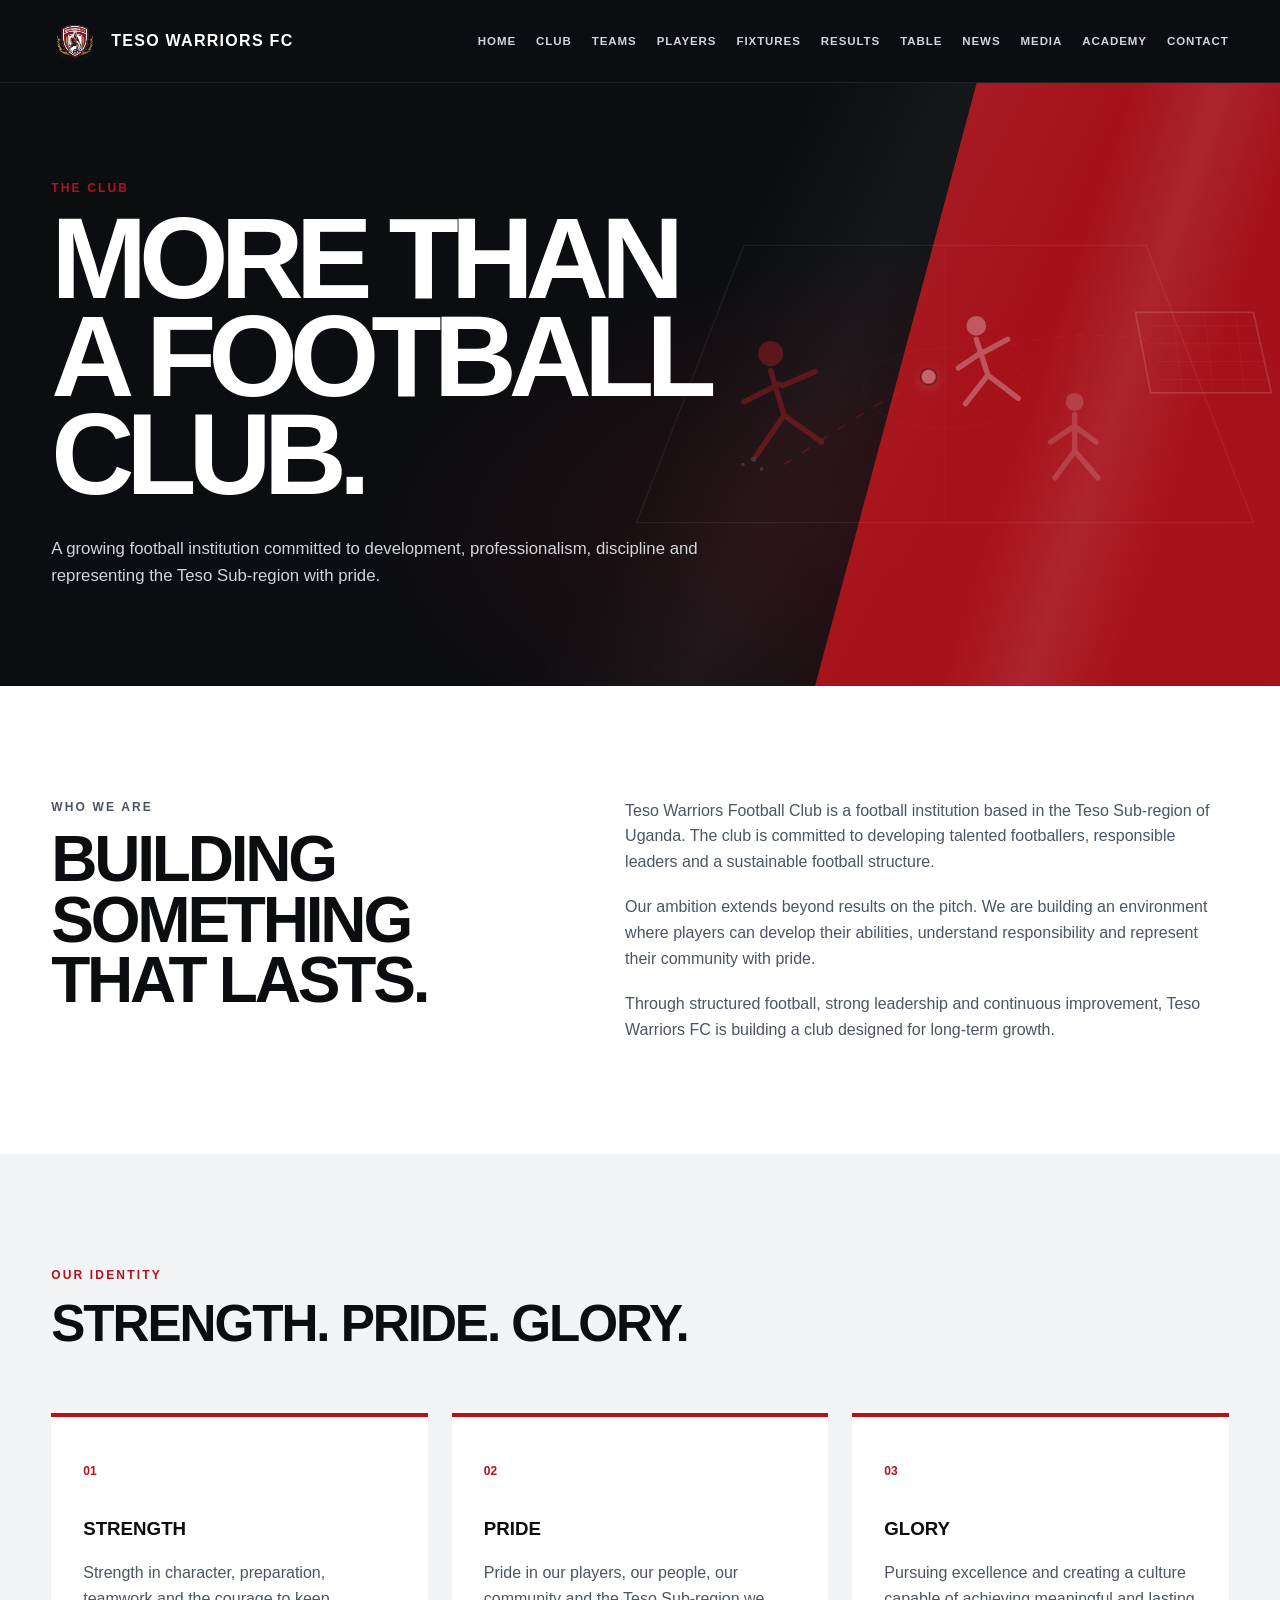
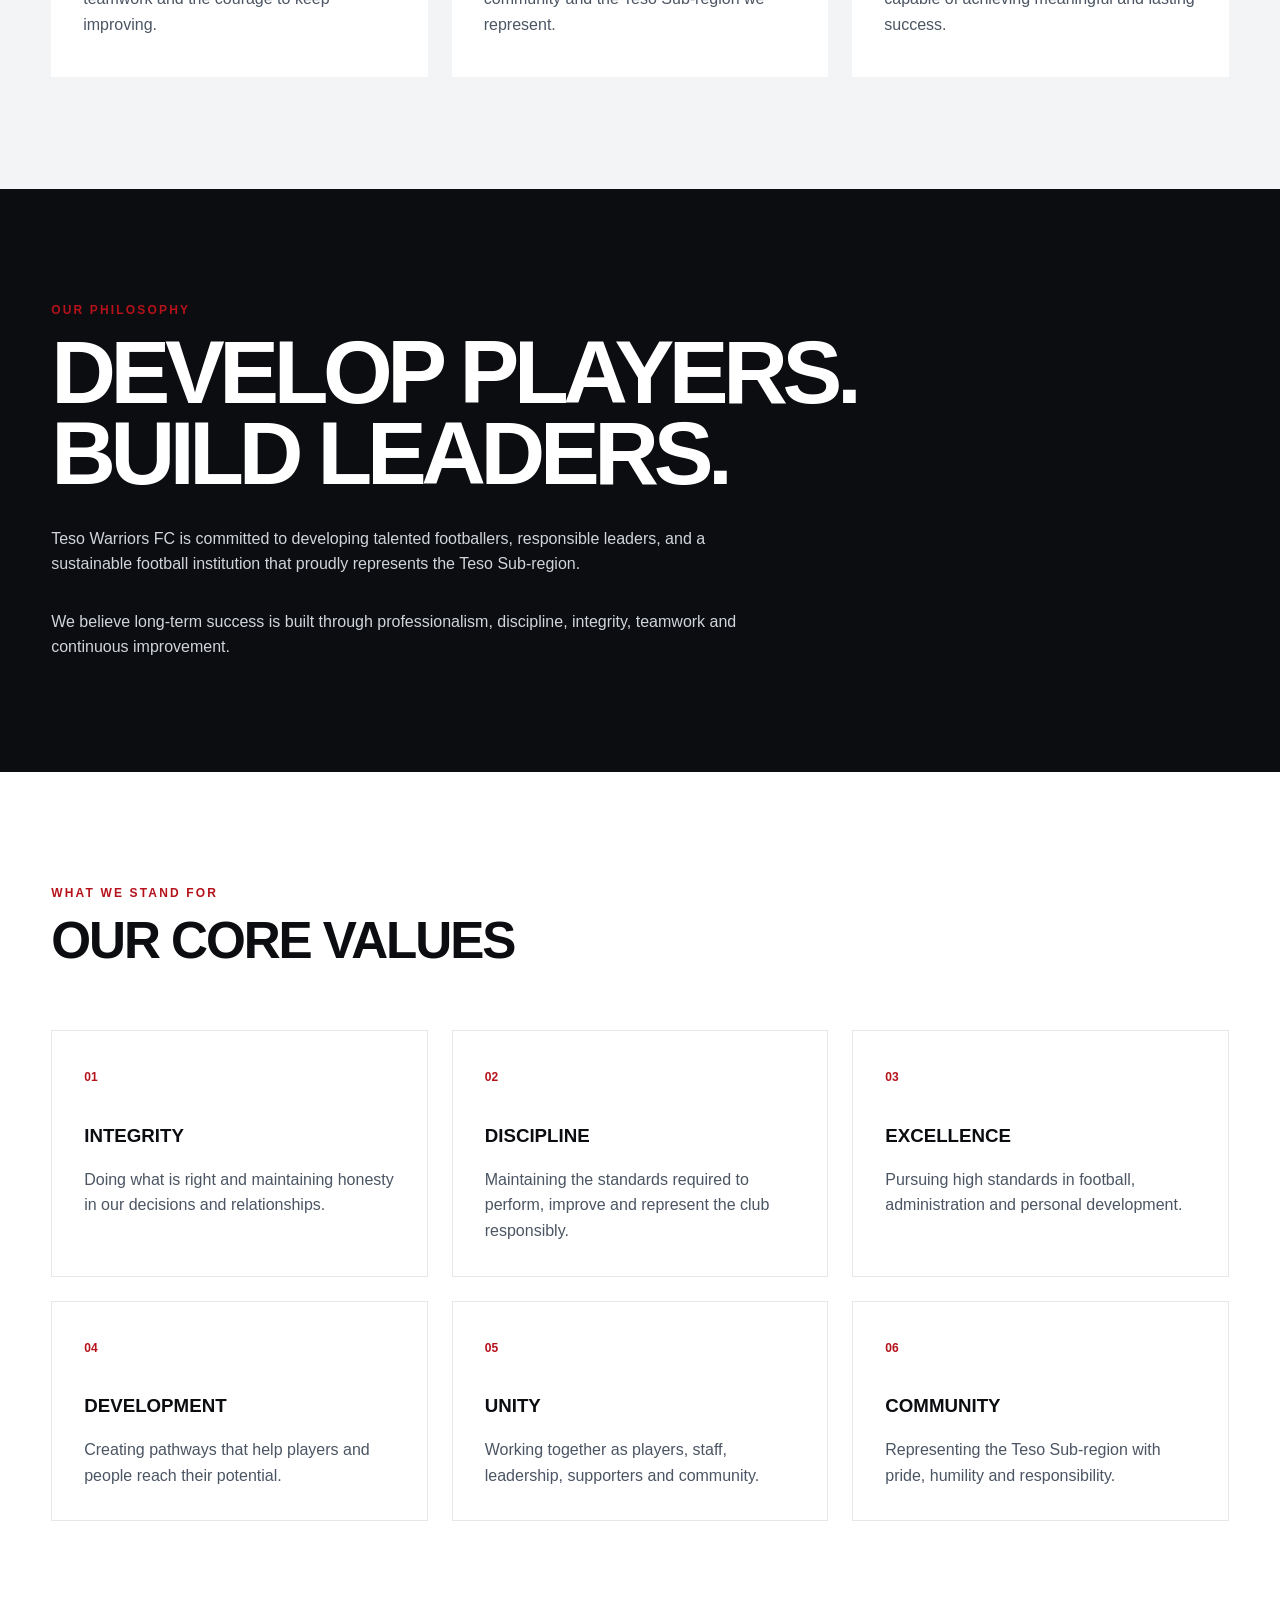
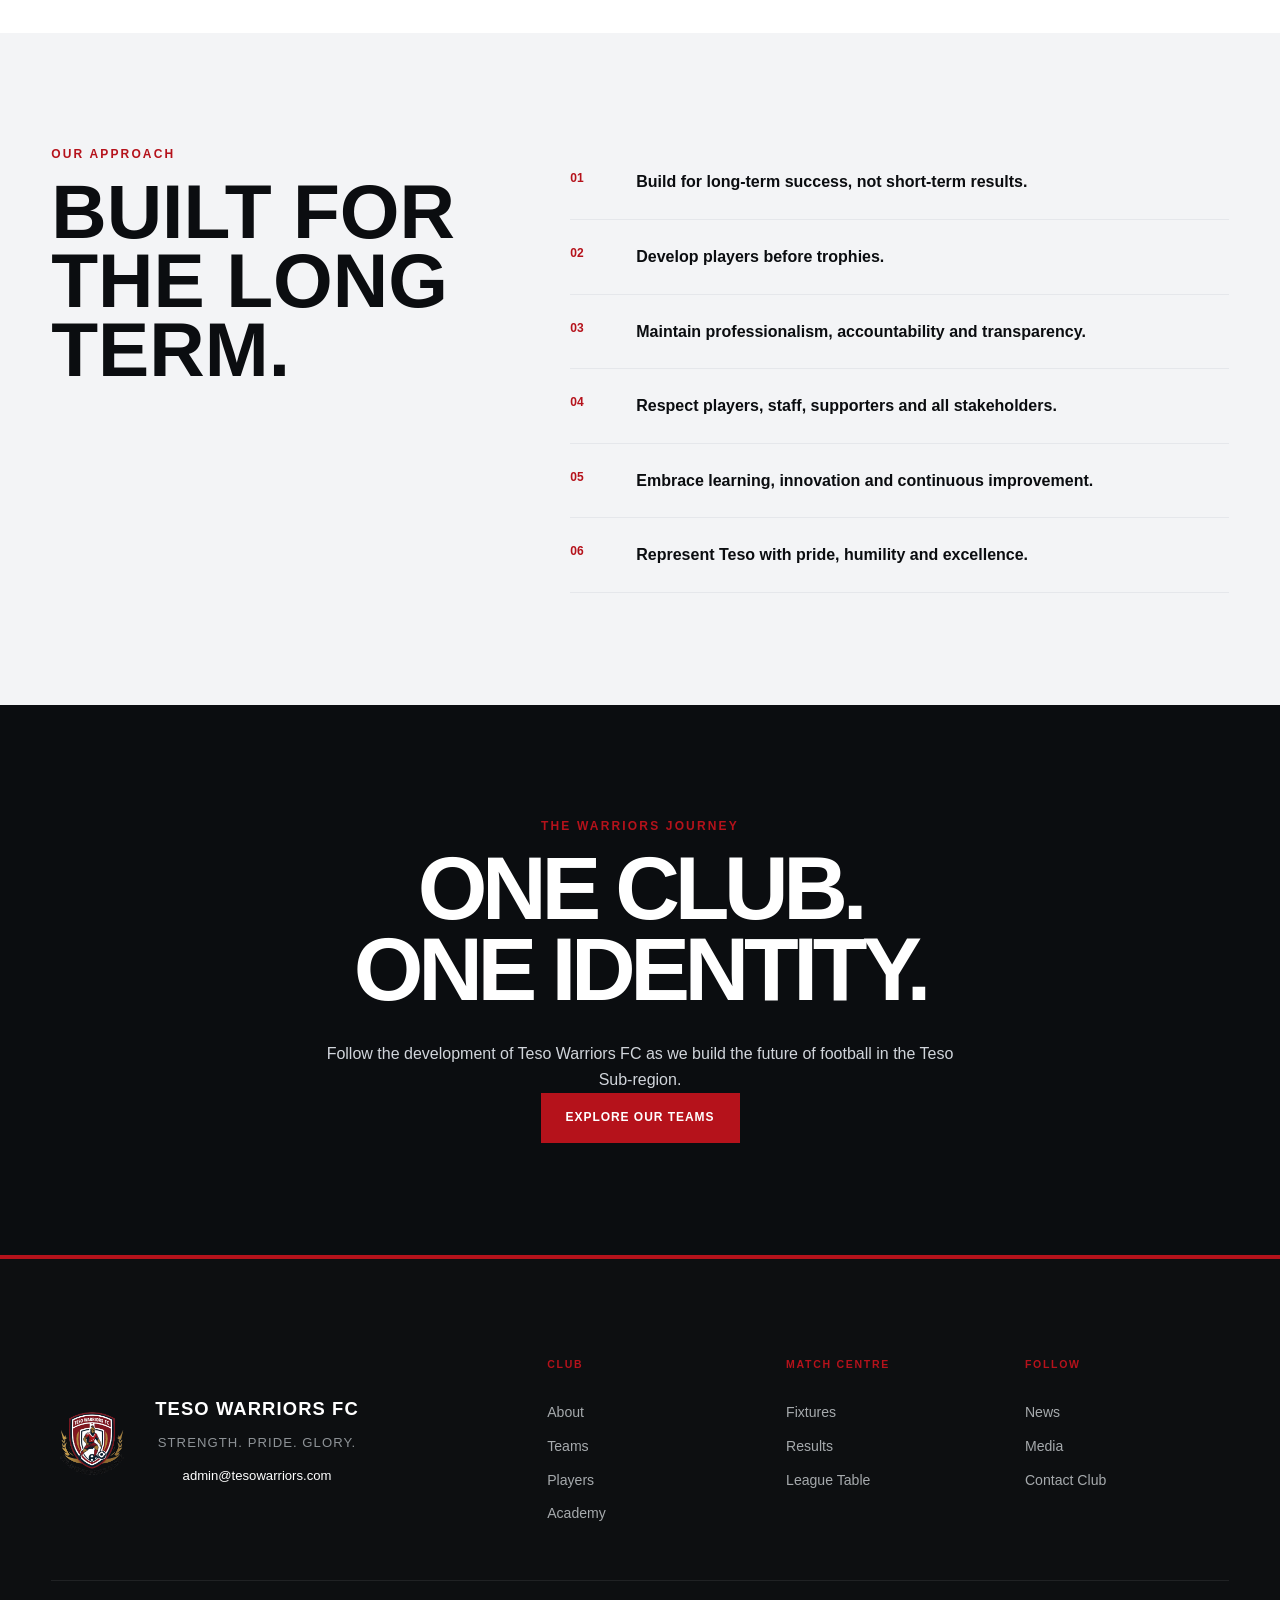
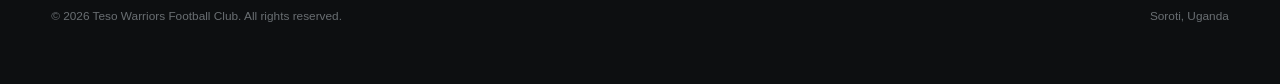
<file: about.html>
<!doctype html>
<html lang="en">
  <head>

    <!-- TWF SEO START -->

    <title>About Teso Warriors FC | Soroti, Teso, Uganda</title>

    <meta
      name="description"
      content="Learn about Teso Warriors FC, our identity, ambitions and football development work in Soroti and across the Teso Sub-region of Uganda."
    />

    <link
      rel="canonical"
      href="https://tesowarriors.com/about"
    />

    <meta
      property="og:site_name"
      content="Teso Warriors FC"
    />

    <meta
      property="og:title"
      content="About Teso Warriors FC | Soroti, Teso, Uganda"
    />

    <meta
      property="og:description"
      content="Learn about Teso Warriors FC, our identity, ambitions and football development work in Soroti and across the Teso Sub-region of Uganda."
    />

    <meta
      property="og:type"
      content="website"
    />

    <meta
      property="og:url"
      content="https://tesowarriors.com/about"
    />

    <meta
      property="og:image"
      content="https://tesowarriors.com/images/teso-warriors-crest.png"
    />

    <meta
      property="og:locale"
      content="en_UG"
    />

    <meta
      name="twitter:card"
      content="summary_large_image"
    />

    <meta
      name="twitter:title"
      content="About Teso Warriors FC | Soroti, Teso, Uganda"
    />

    <meta
      name="twitter:description"
      content="Learn about Teso Warriors FC, our identity, ambitions and football development work in Soroti and across the Teso Sub-region of Uganda."
    />

    <meta
      name="twitter:image"
      content="https://tesowarriors.com/images/teso-warriors-crest.png"
    />

    <!-- TWF SEO END -->

<meta charset="UTF-8" />
    <meta name="viewport" content="width=device-width, initial-scale=1.0" />

    

    

    <link rel="icon" type="image/png" href="images/teso-warriors-crest.png" />

    <link rel="stylesheet" href="css/style.css" />
      
  
    <!-- =====================================================
         TESO WARRIORS FC - OFFICIAL ENTITY STRUCTURED DATA
         ===================================================== -->

    <script type="application/ld+json">
    {
      "@context": "https://schema.org",
      "@type": [
        "SportsTeam",
        "Organization"
      ],
      "@id": "https://tesowarriors.com/#club",
      "name": "Teso Warriors Football Club",
      "alternateName": "Teso Warriors FC",
      "url": "https://tesowarriors.com/",
      "logo": {
        "@type": "ImageObject",
        "url": "https://tesowarriors.com/images/teso-warriors-crest.png"
      },
      "image": "https://tesowarriors.com/images/teso-warriors-crest.png",
      "description": "Teso Warriors FC is a football club representing the Teso Sub-region and competing in the North East Regional League in Uganda.",
      "sport": "Football",
      "email": "admin@tesowarriors.com",
      "address": {
        "@type": "PostalAddress",
        "addressLocality": "Soroti",
        "addressRegion": "Eastern Uganda",
        "addressCountry": "UG"
      },
      "location": {
        "@type": "Place",
        "name": "Soroti City Stadium (Oligoi Stadium)",
        "address": {
          "@type": "PostalAddress",
          "addressLocality": "Soroti",
          "addressCountry": "UG"
        }
      },
      "memberOf": {
        "@type": "SportsOrganization",
        "name": "North East Regional League"
      },
      "slogan": "Strength. Pride. Glory."
    }
    </script>
</head>

  <body>
    <header class="site-header">
      <div class="container">
        <a href="/" class="logo">
          <img
            src="images/teso-warriors-crest.png"
            alt="Teso Warriors FC crest"
          />
          <span>TESO WARRIORS FC</span>
        </a>

        <nav class="main-nav">
          <a href="/">Home</a>
          <a href="about">Club</a>
          <a href="teams">Teams</a>
          <a href="players">Players</a>
          <a href="fixtures">Fixtures</a>
          <a href="results">Results</a>
          <a href="table">Table</a>
          <a href="news">News</a>
          <a href="media">Media</a>
          <a href="academy">Academy</a>
          <a href="contact">Contact</a>
        </nav>
      </div>
    </header>

    <main>
      <section class="page-hero">
        <div class="container">
          <p class="section-label">THE CLUB</p>
          <h1>MORE THAN<br />A FOOTBALL CLUB.</h1>
          <p>
            A growing football institution committed to development,
            professionalism, discipline and representing the Teso Sub-region
            with pride.
          </p>
        </div>
      </section>

      <section class="about-intro">
        <div class="container">
          <div class="about-grid">
            <div>
              <p class="section-label">WHO WE ARE</p>
              <h2>Building Something That Lasts.</h2>
            </div>

            <div>
              <p>
                Teso Warriors Football Club is a football institution based in
                the Teso Sub-region of Uganda. The club is committed to
                developing talented footballers, responsible leaders and a
                sustainable football structure.
              </p>

              <p>
                Our ambition extends beyond results on the pitch. We are
                building an environment where players can develop their
                abilities, understand responsibility and represent their
                community with pride.
              </p>

              <p>
                Through structured football, strong leadership and continuous
                improvement, Teso Warriors FC is building a club designed for
                long-term growth.
              </p>
            </div>
          </div>
        </div>
      </section>

      <section class="club-identity">
        <div class="container">
          <div class="section-heading">
            <p class="section-label">OUR IDENTITY</p>
            <h2>Strength. Pride. Glory.</h2>
          </div>

          <div class="identity-grid">
            <article class="identity-card">
              <span>01</span>
              <h3>Strength</h3>
              <p>
                Strength in character, preparation, teamwork and the courage to
                keep improving.
              </p>
            </article>

            <article class="identity-card">
              <span>02</span>
              <h3>Pride</h3>
              <p>
                Pride in our players, our people, our community and the Teso
                Sub-region we represent.
              </p>
            </article>

            <article class="identity-card">
              <span>03</span>
              <h3>Glory</h3>
              <p>
                Pursuing excellence and creating a culture capable of achieving
                meaningful and lasting success.
              </p>
            </article>
          </div>
        </div>
      </section>

      <section class="about-philosophy">
        <div class="container">
          <div class="about-philosophy-content">
            <p class="section-label">OUR PHILOSOPHY</p>

            <h2>Develop Players.<br />Build Leaders.</h2>

            <p>
              Teso Warriors FC is committed to developing talented footballers,
              responsible leaders, and a sustainable football institution that
              proudly represents the Teso Sub-region.
            </p>

            <p>
              We believe long-term success is built through professionalism,
              discipline, integrity, teamwork and continuous improvement.
            </p>
          </div>
        </div>
      </section>

      <section class="club-values">
        <div class="container">
          <div class="section-heading">
            <p class="section-label">WHAT WE STAND FOR</p>
            <h2>Our Core Values</h2>
          </div>

          <div class="values-grid">
            <article class="value-card">
              <span>01</span>
              <h3>Integrity</h3>
              <p>
                Doing what is right and maintaining honesty in our decisions and
                relationships.
              </p>
            </article>

            <article class="value-card">
              <span>02</span>
              <h3>Discipline</h3>
              <p>
                Maintaining the standards required to perform, improve and
                represent the club responsibly.
              </p>
            </article>

            <article class="value-card">
              <span>03</span>
              <h3>Excellence</h3>
              <p>
                Pursuing high standards in football, administration and personal
                development.
              </p>
            </article>

            <article class="value-card">
              <span>04</span>
              <h3>Development</h3>
              <p>
                Creating pathways that help players and people reach their
                potential.
              </p>
            </article>

            <article class="value-card">
              <span>05</span>
              <h3>Unity</h3>
              <p>
                Working together as players, staff, leadership, supporters and
                community.
              </p>
            </article>

            <article class="value-card">
              <span>06</span>
              <h3>Community</h3>
              <p>
                Representing the Teso Sub-region with pride, humility and
                responsibility.
              </p>
            </article>
          </div>
        </div>
      </section>

      <section class="guiding-principles">
        <div class="container">
          <div class="principles-grid">
            <div>
              <p class="section-label">OUR APPROACH</p>
              <h2>Built For<br />The Long Term.</h2>
            </div>

            <div class="principles-list">
              <div class="principle">
                <span>01</span>
                <p>Build for long-term success, not short-term results.</p>
              </div>

              <div class="principle">
                <span>02</span>
                <p>Develop players before trophies.</p>
              </div>

              <div class="principle">
                <span>03</span>
                <p>
                  Maintain professionalism, accountability and transparency.
                </p>
              </div>

              <div class="principle">
                <span>04</span>
                <p>Respect players, staff, supporters and all stakeholders.</p>
              </div>

              <div class="principle">
                <span>05</span>
                <p>Embrace learning, innovation and continuous improvement.</p>
              </div>

              <div class="principle">
                <span>06</span>
                <p>Represent Teso with pride, humility and excellence.</p>
              </div>
            </div>
          </div>
        </div>
      </section>

      <section class="home-cta">
        <div class="container">
          <p class="section-label">THE WARRIORS JOURNEY</p>

          <h2>One Club.<br />One Identity.</h2>

          <p>
            Follow the development of Teso Warriors FC as we build the future of
            football in the Teso Sub-region.
          </p>

          <a href="teams" class="btn btn-primary">Explore Our Teams</a>
        </div>
      </section>
    </main>

    <footer class="site-footer">
      <div class="container footer-main">

        <div class="footer-brand">
          <a href="/" class="footer-logo">
            <img
              src="images/teso-warriors-crest.png"
              alt="Teso Warriors FC"
            />
          </a>

          <div>
            <strong>TESO WARRIORS FC</strong>

            <p>
              Strength. Pride. Glory.
            </p>

            <a
              href="mailto:admin@tesowarriors.com"
              class="footer-email"
            >
              admin@tesowarriors.com
            </a>
          </div>
        </div>

        <div class="footer-links">
          <div>
            <span>CLUB</span>
            <a href="about">About</a>
            <a href="teams">Teams</a>
            <a href="players">Players</a>
            <a href="academy">Academy</a>
          </div>

          <div>
            <span>MATCH CENTRE</span>
            <a href="fixtures">Fixtures</a>
            <a href="results">Results</a>
            <a href="table">League Table</a>
          </div>

          <div>
            <span>FOLLOW</span>
            <a href="news">News</a>
            <a href="media">Media</a>
            <a href="contact">Contact Club</a>
          </div>
        </div>

      </div>

      <div class="container footer-bottom">
        <p>
          &copy; 2026 Teso Warriors Football Club.
          All rights reserved.
        </p>

        <p>
          Soroti, Uganda
        </p>
      </div>
    </footer>

    <script src="js/main.js"></script>
  </body>
</html>
</file>
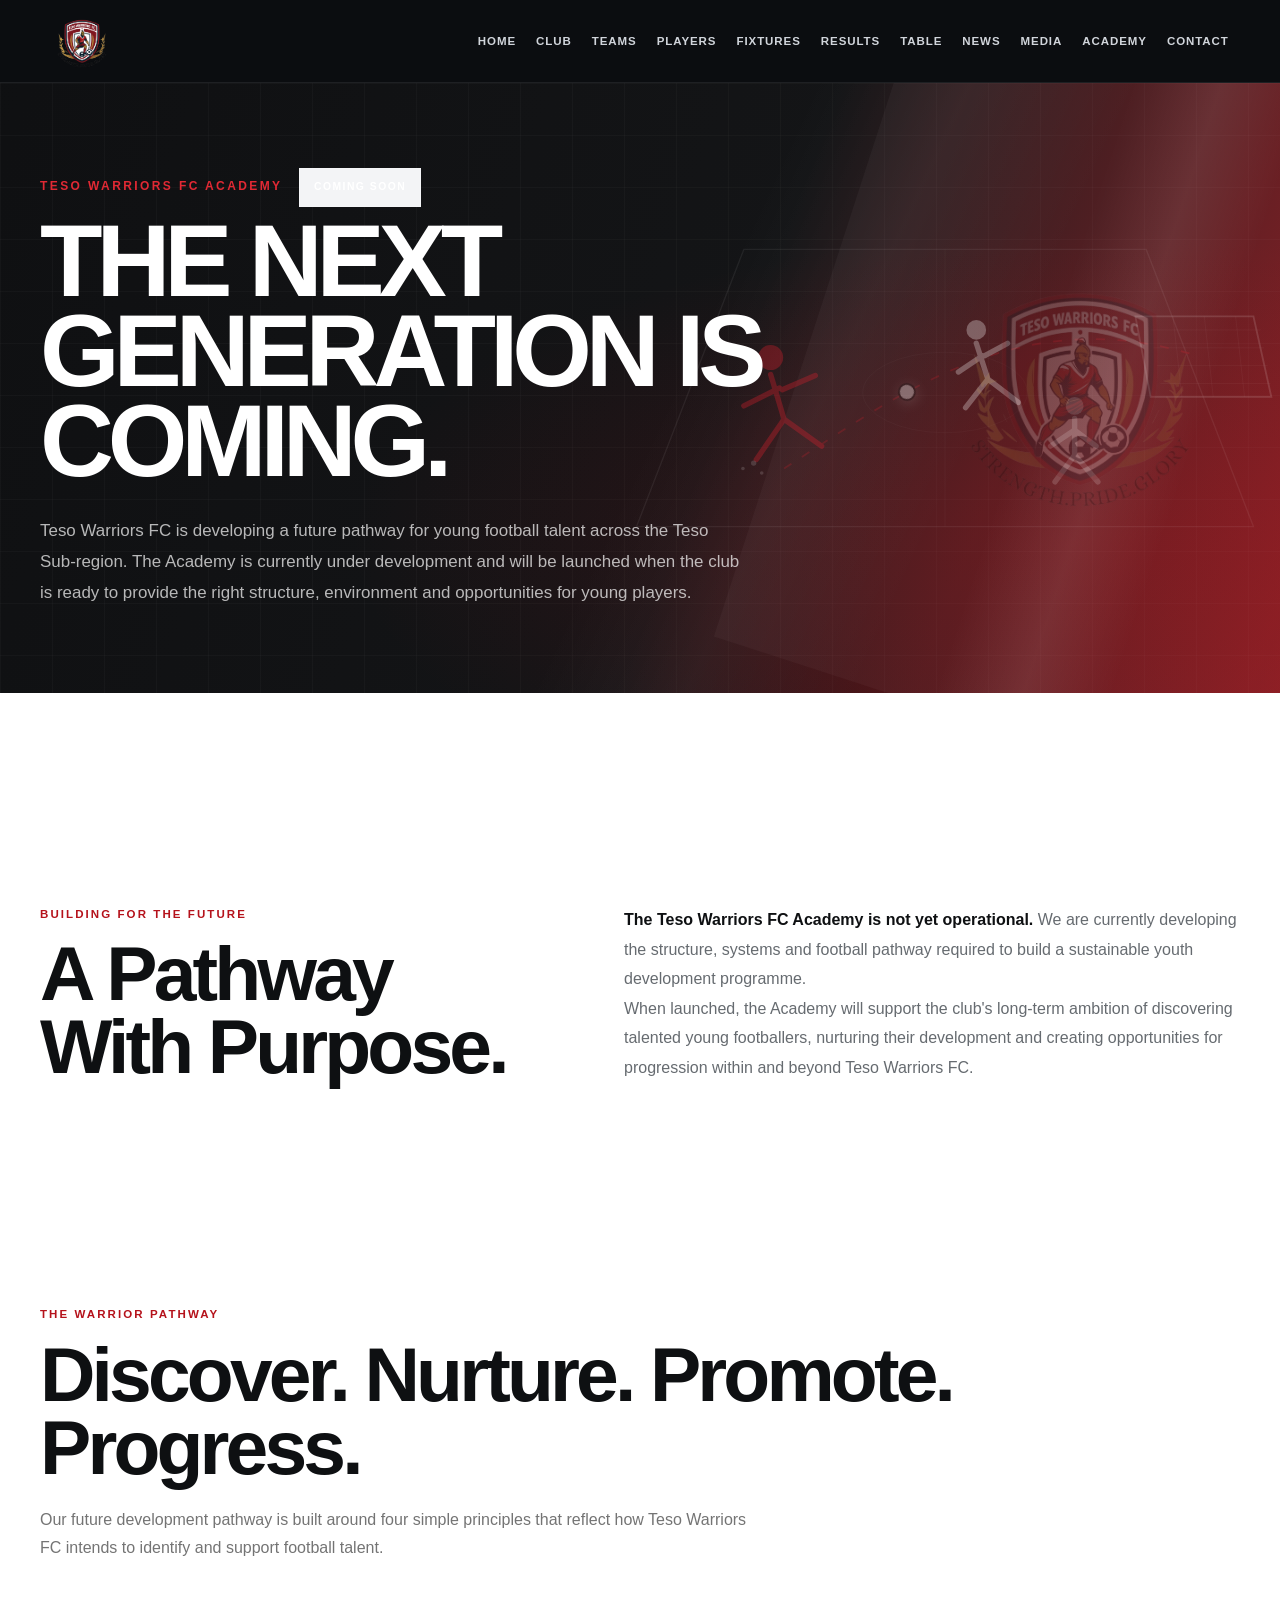
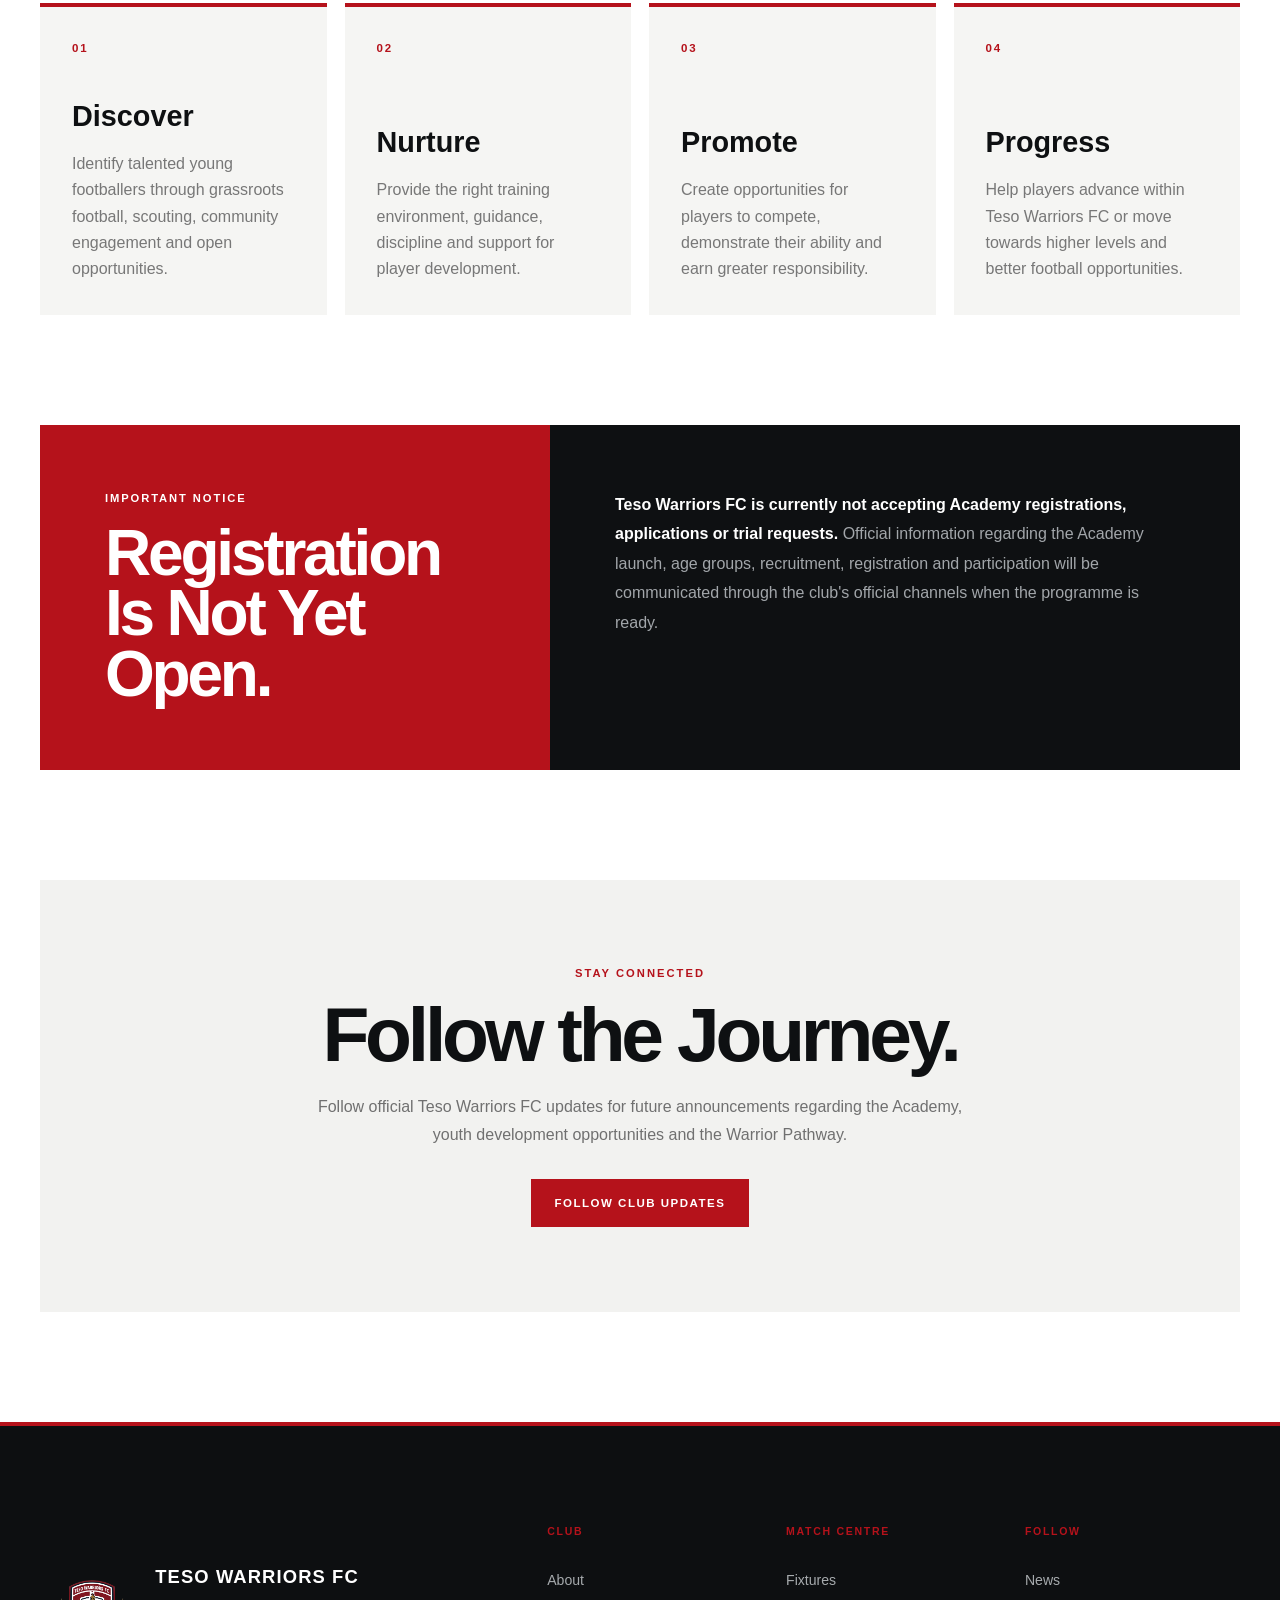
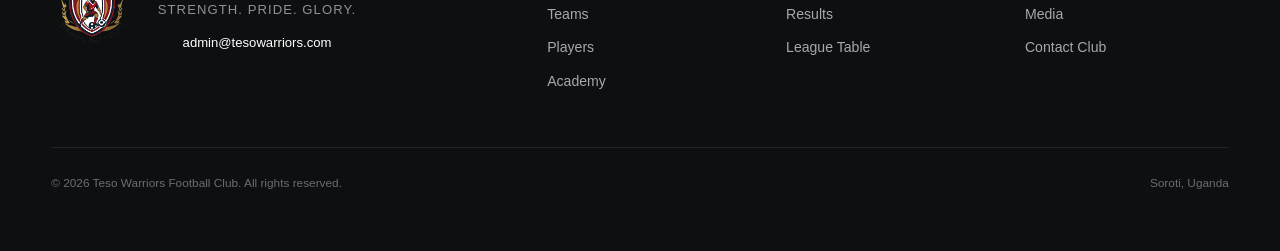
<file: academy.html>
<!doctype html>
<html lang="en">
  <head>
    <meta charset="UTF-8" />

    <meta name="viewport" content="width=device-width, initial-scale=1.0" />

    <meta
      name="description"
      content="Teso Warriors FC Academy is coming soon. Discover the future development pathway for young football talent in the Teso Sub-region."
    />

    <title>Academy | Teso Warriors FC</title>

    <link rel="icon" type="image/png" href="images/teso-warriors-crest.png" />

    <link rel="stylesheet" href="css/style.css" />

    <style>
      :root {
        --tw-red: #b5121b;
        --tw-red-dark: #7f0c12;
        --tw-black: #0e1012;
        --tw-dark: #15181a;
        --tw-grey: #777c80;
        --tw-light: #f5f5f3;
        --tw-border: #dfdfdf;
        --tw-white: #ffffff;
        --tw-gold: #c79a4a;
      }

      .academy-page {
        margin: 0;
        background: var(--tw-white);
        color: var(--tw-black);
      }

      /* =========================================================
         HEADER SAFETY
         ========================================================= */

      .academy-page .site-header {
        position: relative;
        z-index: 100;
      }

      .academy-page .site-logo img {
        display: block;
        width: 62px;
        max-width: 62px;
        height: 62px;
        object-fit: contain;
      }

      /* =========================================================
         HERO
         ========================================================= */

      .academy-hero {
        position: relative;
        overflow: hidden;
        min-height: 610px;
        display: flex;
        align-items: center;
        background: linear-gradient(
          110deg,
          rgba(12, 13, 15, 0.99) 0%,
          rgba(12, 13, 15, 0.97) 56%,
          rgba(127, 12, 18, 0.95) 100%
        );
        color: var(--tw-white);
      }

      .academy-hero::before {
        content: "";
        position: absolute;
        top: -180px;
        right: -170px;
        width: 620px;
        height: 850px;
        background: rgba(255, 255, 255, 0.035);
        transform: rotate(18deg);
      }

      .academy-hero::after {
        content: "";
        position: absolute;
        inset: 0;
        background-image:
          linear-gradient(rgba(255, 255, 255, 0.025) 1px, transparent 1px),
          linear-gradient(
            90deg,
            rgba(255, 255, 255, 0.025) 1px,
            transparent 1px
          );
        background-size: 52px 52px;
        pointer-events: none;
      }

      .academy-hero-inner {
        position: relative;
        z-index: 2;
        width: min(1200px, calc(100% - 40px));
        margin: 0 auto;
        display: grid;
        grid-template-columns: 1fr 320px;
        align-items: center;
        gap: 70px;
      }

      .academy-kicker {
        display: inline-block;
        margin-bottom: 20px;
        color: #e12934;
        font-size: 0.75rem;
        font-weight: 900;
        letter-spacing: 0.2em;
        text-transform: uppercase;
      }

      .academy-status {
        display: inline-block;
        margin-left: 12px;
        padding: 10px 14px;
        border: 1px solid rgba(255, 255, 255, 0.18);
        color: var(--tw-white);
        font-size: 0.65rem;
        font-weight: 900;
        letter-spacing: 0.14em;
        text-transform: uppercase;
      }

      .academy-hero h1 {
        max-width: 900px;
        margin: 0;
        color: var(--tw-white);
        font-size: clamp(3.8rem, 8vw, 7.5rem);
        line-height: 0.88;
        letter-spacing: -0.06em;
        text-transform: uppercase;
      }

      .academy-hero p {
        max-width: 700px;
        margin: 30px 0 0;
        color: rgba(255, 255, 255, 0.7);
        font-size: 1.06rem;
        line-height: 1.8;
      }

      .academy-hero-crest {
        display: flex;
        justify-content: center;
        opacity: 0.19;
      }

      .academy-hero-crest img {
        width: 280px;
        max-width: 100%;
        height: auto;
        object-fit: contain;
      }

      /* =========================================================
         MAIN
         ========================================================= */

      .academy-content {
        width: min(1200px, calc(100% - 40px));
        margin: 0 auto;
        padding: 100px 0 110px;
      }

      .section-label {
        display: block;
        margin-bottom: 14px;
        color: var(--tw-red);
        font-size: 0.72rem;
        font-weight: 900;
        letter-spacing: 0.18em;
        text-transform: uppercase;
      }

      .academy-intro {
        display: grid;
        grid-template-columns: 0.9fr 1.1fr;
        gap: 80px;
        align-items: start;
      }

      .academy-intro h2 {
        margin: 0;
        font-size: clamp(2.8rem, 6vw, 5rem);
        line-height: 0.95;
        letter-spacing: -0.05em;
      }

      .academy-intro-copy {
        color: #666b70;
        font-size: 1rem;
        line-height: 1.85;
      }

      .academy-intro-copy p {
        margin-top: 0;
      }

      .academy-intro-copy strong {
        color: var(--tw-black);
      }

      /* =========================================================
         PATHWAY
         ========================================================= */

      .pathway-section {
        padding-top: 110px;
      }

      .pathway-heading {
        margin-bottom: 40px;
      }

      .pathway-heading h2 {
        margin: 0;
        font-size: clamp(2.8rem, 6vw, 5rem);
        line-height: 0.95;
        letter-spacing: -0.05em;
      }

      .pathway-heading p {
        max-width: 720px;
        margin: 22px 0 0;
        color: #747474;
        line-height: 1.8;
      }

      .pathway-grid {
        display: grid;
        grid-template-columns: repeat(4, 1fr);
        gap: 18px;
      }

      .pathway-card {
        min-height: 280px;
        padding: 32px;
        display: flex;
        flex-direction: column;
        background: var(--tw-light);
        border-top: 4px solid var(--tw-red);
      }

      .pathway-number {
        margin-bottom: auto;
        color: var(--tw-red);
        font-size: 0.72rem;
        font-weight: 900;
        letter-spacing: 0.15em;
      }

      .pathway-card h3 {
        margin: 35px 0 12px;
        font-size: 1.8rem;
      }

      .pathway-card p {
        margin: 0;
        color: #777777;
        line-height: 1.65;
      }

      /* =========================================================
         REGISTRATION NOTICE
         ========================================================= */

      .academy-notice {
        margin-top: 110px;
        display: grid;
        grid-template-columns: 0.85fr 1.15fr;
        background: var(--tw-black);
        color: var(--tw-white);
      }

      .academy-notice-title {
        padding: 65px;
        background: var(--tw-red);
      }

      .academy-notice-title span {
        display: block;
        margin-bottom: 15px;
        font-size: 0.7rem;
        font-weight: 900;
        letter-spacing: 0.17em;
        text-transform: uppercase;
      }

      .academy-notice-title h2 {
        margin: 0;
        color: var(--tw-white);
        font-size: clamp(2.7rem, 5vw, 4.8rem);
        line-height: 0.95;
        letter-spacing: -0.05em;
      }

      .academy-notice-copy {
        padding: 65px;
      }

      .academy-notice-copy p {
        max-width: 650px;
        margin: 0;
        color: #a2a6aa;
        line-height: 1.85;
      }

      .academy-notice-copy strong {
        color: var(--tw-white);
      }

      /* =========================================================
         CTA
         ========================================================= */

      .academy-cta {
        margin-top: 110px;
        padding: 85px 40px;
        text-align: center;
        background: #f2f2f0;
      }

      .academy-cta span {
        display: block;
        margin-bottom: 15px;
        color: var(--tw-red);
        font-size: 0.7rem;
        font-weight: 900;
        letter-spacing: 0.18em;
        text-transform: uppercase;
      }

      .academy-cta h2 {
        margin: 0;
        font-size: clamp(3rem, 6vw, 5.4rem);
        line-height: 0.95;
        letter-spacing: -0.055em;
      }

      .academy-cta p {
        max-width: 650px;
        margin: 22px auto 0;
        color: #707070;
        line-height: 1.75;
      }

      .academy-cta a {
        display: inline-block;
        margin-top: 30px;
        padding: 15px 24px;
        background: var(--tw-red);
        color: var(--tw-white);
        font-size: 0.72rem;
        font-weight: 900;
        letter-spacing: 0.13em;
        text-decoration: none;
        text-transform: uppercase;
      }

      .academy-cta a:hover {
        background: var(--tw-red-dark);
      }

      /* =========================================================
         RESPONSIVE
         ========================================================= */

      @media (max-width: 950px) {
        .academy-hero-inner {
          grid-template-columns: 1fr;
        }

        .academy-hero-crest {
          display: none;
        }

        .academy-intro {
          grid-template-columns: 1fr;
          gap: 35px;
        }

        .pathway-grid {
          grid-template-columns: repeat(2, 1fr);
        }

        .academy-notice {
          grid-template-columns: 1fr;
        }
      }

      @media (max-width: 680px) {
        .academy-hero {
          min-height: 470px;
        }

        .academy-hero-inner,
        .academy-content {
          width: min(100% - 28px, 1200px);
        }

        .academy-content {
          padding-top: 65px;
        }

        .academy-status {
          display: block;
          width: fit-content;
          margin: 12px 0 0;
        }

        .pathway-grid {
          grid-template-columns: 1fr;
        }

        .academy-notice-title,
        .academy-notice-copy {
          padding: 42px 28px;
        }

        .academy-cta {
          padding: 65px 25px;
        }
      }
    </style>
      <link rel="canonical" href="https://tesowarriors.com/academy" />
  </head>

  <body class="academy-page">
    <header class="site-header">
      <div class="container">
        <a
          href="/"
          class="site-logo"
          aria-label="Teso Warriors FC Home"
        >
          <img src="images/teso-warriors-crest.png" alt="Teso Warriors FC" />
        </a>

        <nav class="main-nav" aria-label="Main navigation">
          <a href="/">Home</a>
          <a href="about">Club</a>
          <a href="teams">Teams</a>
          <a href="players">Players</a>
          <a href="fixtures">Fixtures</a>
          <a href="results">Results</a>
          <a href="table">Table</a>
          <a href="news">News</a>
          <a href="media">Media</a>
          <a href="academy">Academy</a>
          <a href="contact">Contact</a>
        </nav>
      </div>
    </header>

    <main>
      <!-- HERO -->

      <section class="academy-hero">
        <div class="academy-hero-inner">
          <div>
            <div>
              <span class="academy-kicker"> Teso Warriors FC Academy </span>

              <span class="academy-status"> Coming Soon </span>
            </div>

            <h1>The Next Generation Is Coming.</h1>

            <p>
              Teso Warriors FC is developing a future pathway for young football
              talent across the Teso Sub-region. The Academy is currently under
              development and will be launched when the club is ready to provide
              the right structure, environment and opportunities for young
              players.
            </p>
          </div>

          <div class="academy-hero-crest" aria-hidden="true">
            <img src="images/teso-warriors-crest.png" alt="" />
          </div>
        </div>
      </section>

      <div class="academy-content">
        <!-- INTRODUCTION -->

        <section class="academy-intro">
          <div>
            <span class="section-label"> Building for the Future </span>

            <h2>A Pathway With Purpose.</h2>
          </div>

          <div class="academy-intro-copy">
            <p>
              <strong>
                The Teso Warriors FC Academy is not yet operational.
              </strong>
              We are currently developing the structure, systems and football
              pathway required to build a sustainable youth development
              programme.
            </p>

            <p>
              When launched, the Academy will support the club's long-term
              ambition of discovering talented young footballers, nurturing
              their development and creating opportunities for progression
              within and beyond Teso Warriors FC.
            </p>
          </div>
        </section>

        <!-- WARRIOR PATHWAY -->

        <section class="pathway-section">
          <div class="pathway-heading">
            <span class="section-label"> The Warrior Pathway </span>

            <h2>Discover. Nurture. Promote. Progress.</h2>

            <p>
              Our future development pathway is built around four simple
              principles that reflect how Teso Warriors FC intends to identify
              and support football talent.
            </p>
          </div>

          <div class="pathway-grid">
            <article class="pathway-card">
              <span class="pathway-number">01</span>

              <h3>Discover</h3>

              <p>
                Identify talented young footballers through grassroots football,
                scouting, community engagement and open opportunities.
              </p>
            </article>

            <article class="pathway-card">
              <span class="pathway-number">02</span>

              <h3>Nurture</h3>

              <p>
                Provide the right training environment, guidance, discipline and
                support for player development.
              </p>
            </article>

            <article class="pathway-card">
              <span class="pathway-number">03</span>

              <h3>Promote</h3>

              <p>
                Create opportunities for players to compete, demonstrate their
                ability and earn greater responsibility.
              </p>
            </article>

            <article class="pathway-card">
              <span class="pathway-number">04</span>

              <h3>Progress</h3>

              <p>
                Help players advance within Teso Warriors FC or move towards
                higher levels and better football opportunities.
              </p>
            </article>
          </div>
        </section>

        <!-- REGISTRATION NOTICE -->

        <section class="academy-notice">
          <div class="academy-notice-title">
            <span>Important Notice</span>

            <h2>Registration Is Not Yet Open.</h2>
          </div>

          <div class="academy-notice-copy">
            <p>
              <strong>
                Teso Warriors FC is currently not accepting Academy
                registrations, applications or trial requests.
              </strong>
              Official information regarding the Academy launch, age groups,
              recruitment, registration and participation will be communicated
              through the club's official channels when the programme is ready.
            </p>
          </div>
        </section>

        <!-- CTA -->

        <section class="academy-cta">
          <span> Stay Connected </span>

          <h2>Follow the Journey.</h2>

          <p>
            Follow official Teso Warriors FC updates for future announcements
            regarding the Academy, youth development opportunities and the
            Warrior Pathway.
          </p>

          <a href="news"> Follow Club Updates </a>
        </section>
      </div>
    </main>

    <footer class="site-footer">
      <div class="container footer-main">

        <div class="footer-brand">
          <a href="/" class="footer-logo">
            <img
              src="images/teso-warriors-crest.png"
              alt="Teso Warriors FC"
            />
          </a>

          <div>
            <strong>TESO WARRIORS FC</strong>

            <p>
              Strength. Pride. Glory.
            </p>

            <a
              href="mailto:admin@tesowarriors.com"
              class="footer-email"
            >
              admin@tesowarriors.com
            </a>
          </div>
        </div>

        <div class="footer-links">
          <div>
            <span>CLUB</span>
            <a href="about">About</a>
            <a href="teams">Teams</a>
            <a href="players">Players</a>
            <a href="academy">Academy</a>
          </div>

          <div>
            <span>MATCH CENTRE</span>
            <a href="fixtures">Fixtures</a>
            <a href="results">Results</a>
            <a href="table">League Table</a>
          </div>

          <div>
            <span>FOLLOW</span>
            <a href="news">News</a>
            <a href="media">Media</a>
            <a href="contact">Contact Club</a>
          </div>
        </div>

      </div>

      <div class="container footer-bottom">
        <p>
          &copy; 2026 Teso Warriors Football Club.
          All rights reserved.
        </p>

        <p>
          Soroti, Uganda
        </p>
      </div>
    </footer>

    <script src="js/main.js"></script>
  </body>
</html>
</file>
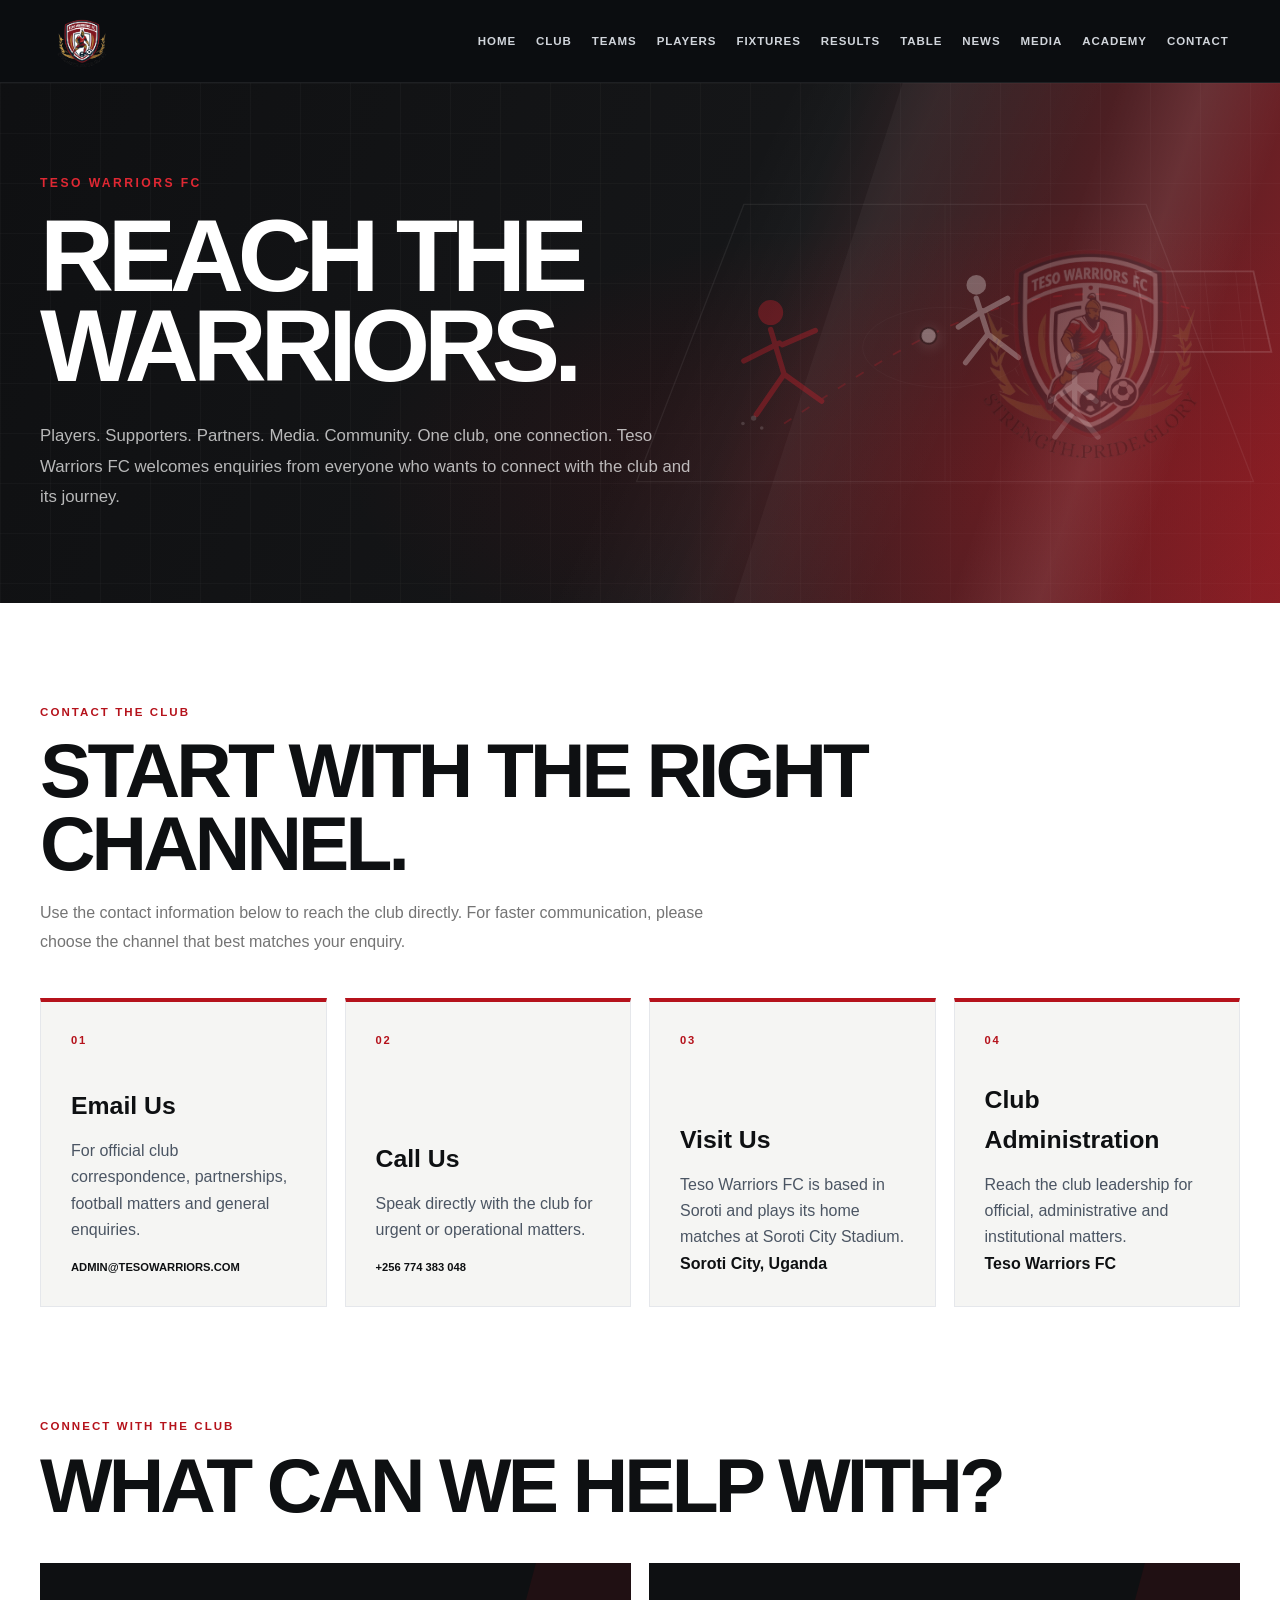
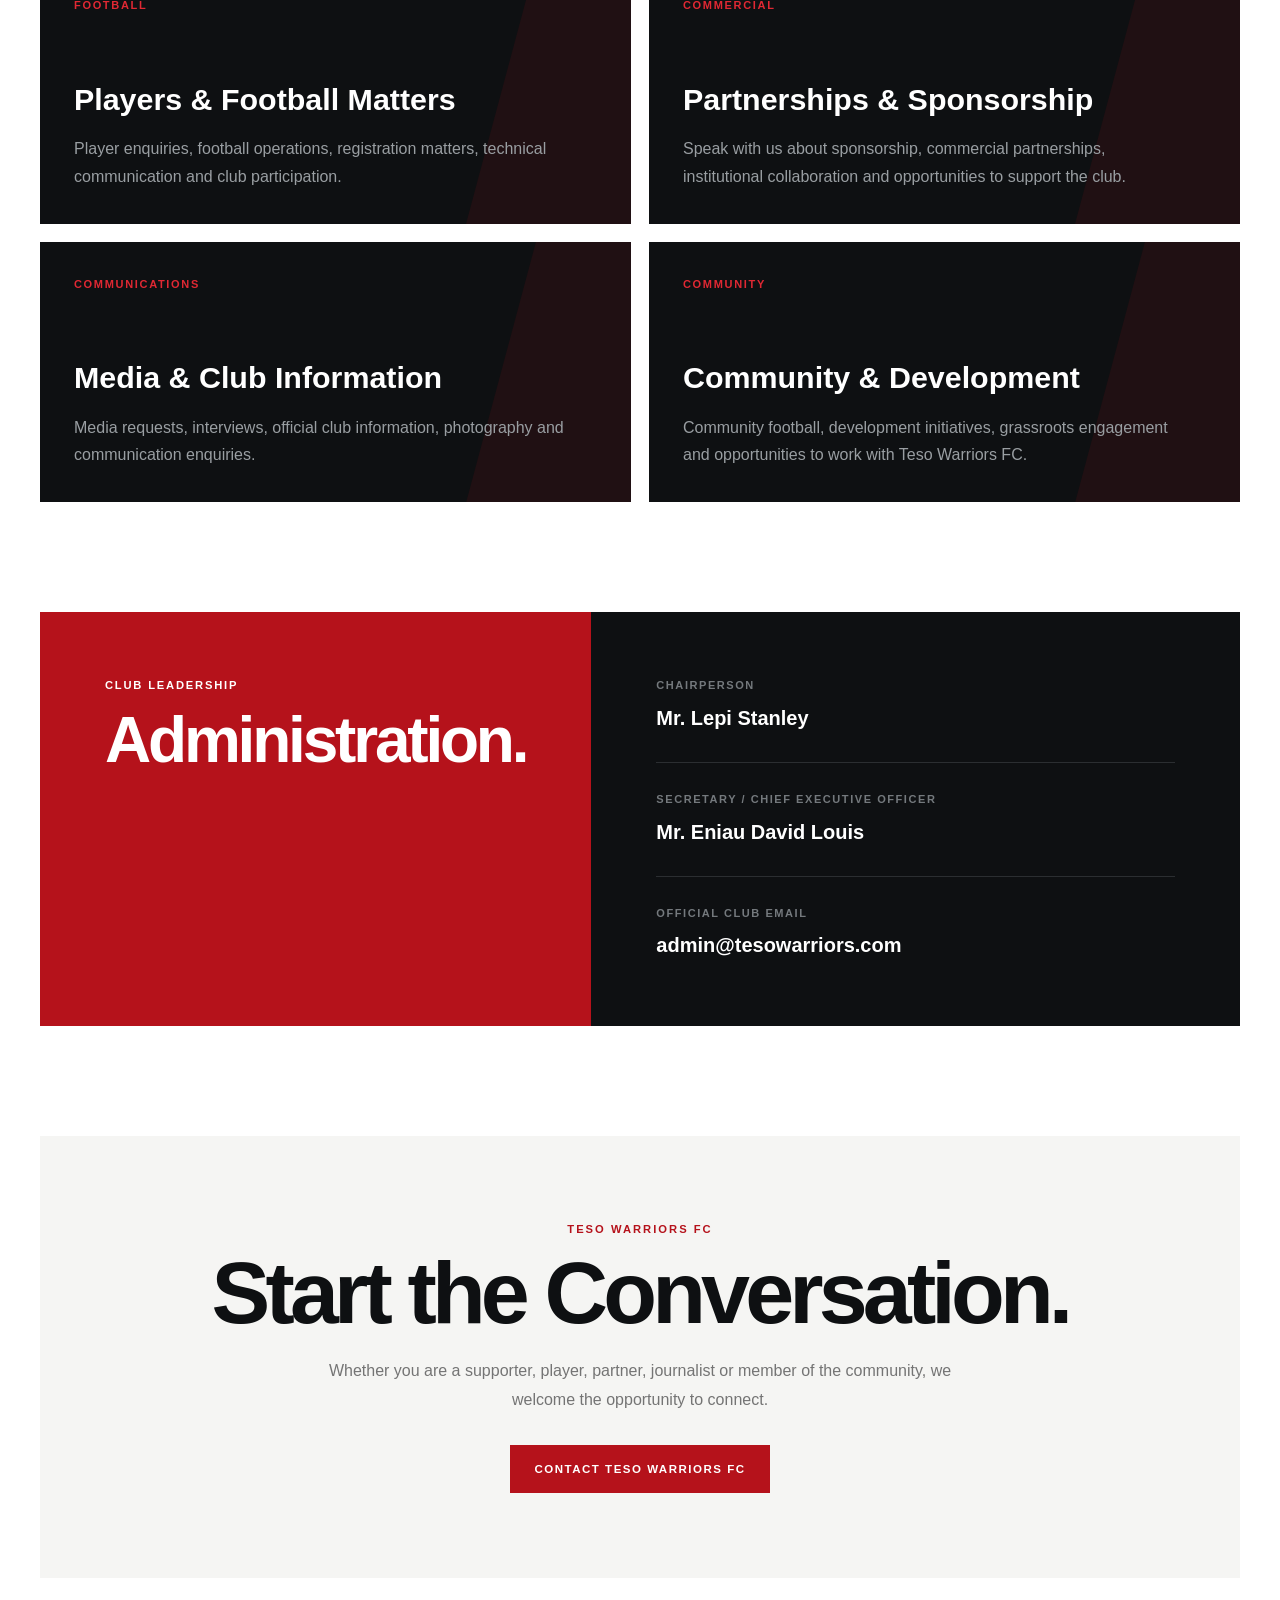
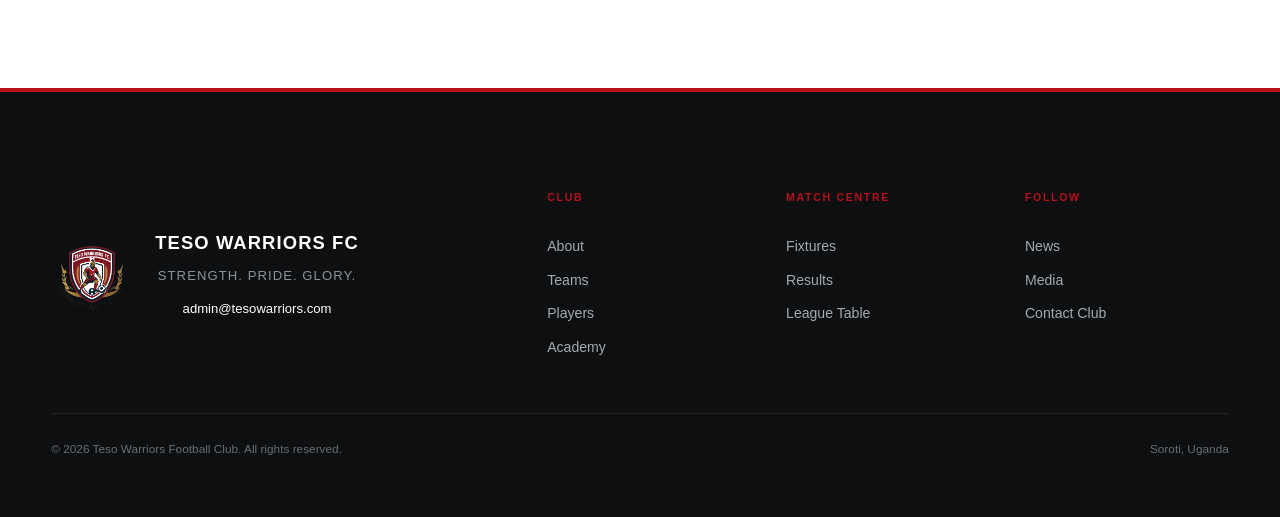
<file: contact.html>
<!doctype html>
<html lang="en">
  <head>

    <!-- TWF SEO START -->

    <title>Contact Teso Warriors FC | Soroti, Uganda</title>

    <meta
      name="description"
      content="Contact Teso Warriors FC in Soroti, Uganda for club enquiries, partnerships, football matters, media and official communication."
    />

    <link
      rel="canonical"
      href="https://tesowarriors.com/contact"
    />

    <meta
      property="og:site_name"
      content="Teso Warriors FC"
    />

    <meta
      property="og:title"
      content="Contact Teso Warriors FC | Soroti, Uganda"
    />

    <meta
      property="og:description"
      content="Contact Teso Warriors FC in Soroti, Uganda for club enquiries, partnerships, football matters, media and official communication."
    />

    <meta
      property="og:type"
      content="website"
    />

    <meta
      property="og:url"
      content="https://tesowarriors.com/contact"
    />

    <meta
      property="og:image"
      content="https://tesowarriors.com/images/teso-warriors-crest.png"
    />

    <meta
      property="og:locale"
      content="en_UG"
    />

    <meta
      name="twitter:card"
      content="summary_large_image"
    />

    <meta
      name="twitter:title"
      content="Contact Teso Warriors FC | Soroti, Uganda"
    />

    <meta
      name="twitter:description"
      content="Contact Teso Warriors FC in Soroti, Uganda for club enquiries, partnerships, football matters, media and official communication."
    />

    <meta
      name="twitter:image"
      content="https://tesowarriors.com/images/teso-warriors-crest.png"
    />

    <!-- TWF SEO END -->

<meta charset="UTF-8" />

    <meta name="viewport" content="width=device-width, initial-scale=1.0" />

    

    

    <link rel="icon" type="image/png" href="images/teso-warriors-crest.png" />

    <link rel="stylesheet" href="css/style.css" />

    <style>
      :root {
        --tw-red: #b5121b;
        --tw-red-dark: #7d0b12;
        --tw-black: #0e1012;
        --tw-dark: #16191b;
        --tw-grey: #757a7f;
        --tw-light: #f5f5f3;
        --tw-border: #dedede;
        --tw-white: #ffffff;
        --tw-gold: #c79a4a;
      }

      .contact-page {
        margin: 0;
        background: var(--tw-white);
        color: var(--tw-black);
      }

      .contact-page .site-header {
        position: relative;
        z-index: 100;
      }

      .contact-page .site-logo img {
        display: block;
        width: 62px;
        max-width: 62px;
        height: 62px;
        object-fit: contain;
      }

      /* =========================================================
         HERO
         ========================================================= */

      .contact-hero {
        position: relative;
        overflow: hidden;
        min-height: 520px;
        display: flex;
        align-items: center;
        background: linear-gradient(
          110deg,
          rgba(12, 13, 15, 0.99) 0%,
          rgba(12, 13, 15, 0.96) 58%,
          rgba(125, 11, 18, 0.95) 100%
        );
        color: var(--tw-white);
      }

      .contact-hero::before {
        content: "";
        position: absolute;
        top: -160px;
        right: -160px;
        width: 600px;
        height: 800px;
        background: rgba(255, 255, 255, 0.035);
        transform: rotate(18deg);
      }

      .contact-hero::after {
        content: "";
        position: absolute;
        inset: 0;
        background-image:
          linear-gradient(rgba(255, 255, 255, 0.025) 1px, transparent 1px),
          linear-gradient(
            90deg,
            rgba(255, 255, 255, 0.025) 1px,
            transparent 1px
          );
        background-size: 50px 50px;
        pointer-events: none;
      }

      .contact-hero-inner {
        position: relative;
        z-index: 2;
        width: min(1200px, calc(100% - 40px));
        margin: 0 auto;
        display: grid;
        grid-template-columns: 1fr 300px;
        align-items: center;
        gap: 70px;
      }

      .contact-kicker {
        display: block;
        margin-bottom: 18px;
        color: #e02833;
        font-size: 0.76rem;
        font-weight: 900;
        letter-spacing: 0.2em;
        text-transform: uppercase;
      }

      .contact-hero h1 {
        max-width: 850px;
        margin: 0;
        color: var(--tw-white);
        font-size: clamp(4rem, 8vw, 7.4rem);
        line-height: 0.88;
        letter-spacing: -0.06em;
        text-transform: uppercase;
      }

      .contact-hero p {
        max-width: 670px;
        margin: 30px 0 0;
        color: rgba(255, 255, 255, 0.7);
        font-size: 1.05rem;
        line-height: 1.8;
      }

      .contact-hero-crest {
        display: flex;
        justify-content: center;
        opacity: 0.2;
      }

      .contact-hero-crest img {
        width: 275px;
        max-width: 100%;
        height: auto;
        object-fit: contain;
      }

      /* =========================================================
         MAIN CONTENT
         ========================================================= */

      .contact-content {
        width: min(1200px, calc(100% - 40px));
        margin: 0 auto;
        padding: 100px 0 110px;
      }

      .section-label {
        display: block;
        margin-bottom: 13px;
        color: var(--tw-red);
        font-size: 0.72rem;
        font-weight: 900;
        letter-spacing: 0.18em;
        text-transform: uppercase;
      }

      .section-heading {
        margin-bottom: 42px;
      }

      .section-heading h2 {
        margin: 0;
        font-size: clamp(2.8rem, 6vw, 5rem);
        line-height: 0.94;
        letter-spacing: -0.05em;
      }

      .section-heading p {
        max-width: 690px;
        margin: 20px 0 0;
        color: #747474;
        line-height: 1.8;
      }

      /* =========================================================
         CONTACT CARDS
         ========================================================= */

      .contact-grid {
        display: grid;
        grid-template-columns: repeat(4, 1fr);
        gap: 18px;
      }

      .contact-card {
        min-height: 270px;
        padding: 30px;
        display: flex;
        flex-direction: column;
        border-top: 4px solid var(--tw-red);
        background: var(--tw-light);
      }

      .contact-card-number {
        margin-bottom: auto;
        color: var(--tw-red);
        font-size: 0.7rem;
        font-weight: 900;
        letter-spacing: 0.15em;
      }

      .contact-card h3 {
        margin: 30px 0 12px;
        font-size: 1.55rem;
      }

      .contact-card p {
        margin: 0;
        color: #757575;
        line-height: 1.65;
      }

      .contact-card a {
        display: inline-block;
        margin-top: 15px;
        color: var(--tw-black);
        font-weight: 800;
        text-decoration: none;
        word-break: break-word;
      }

      .contact-card a:hover {
        color: var(--tw-red);
      }

      /* =========================================================
         CONNECT WITH CLUB
         ========================================================= */

      .connect-section {
        padding-top: 110px;
      }

      .connect-grid {
        display: grid;
        grid-template-columns: repeat(2, 1fr);
        gap: 18px;
      }

      .connect-card {
        position: relative;
        overflow: hidden;
        min-height: 250px;
        padding: 34px;
        background: var(--tw-black);
        color: var(--tw-white);
      }

      .connect-card::after {
        content: "";
        position: absolute;
        top: 0;
        right: -90px;
        width: 220px;
        height: 100%;
        background: rgba(181, 18, 27, 0.11);
        transform: skewX(-15deg);
      }

      .connect-card > * {
        position: relative;
        z-index: 2;
      }

      .connect-card span {
        display: block;
        margin-bottom: 60px;
        color: #e02833;
        font-size: 0.69rem;
        font-weight: 900;
        letter-spacing: 0.15em;
        text-transform: uppercase;
      }

      .connect-card h3 {
        margin: 0;
        color: var(--tw-white);
        font-size: 1.9rem;
      }

      .connect-card p {
        max-width: 500px;
        margin: 12px 0 0;
        color: #999ea2;
        line-height: 1.7;
      }

      /* =========================================================
         CLUB ADMINISTRATION
         ========================================================= */

      .admin-section {
        margin-top: 110px;
        display: grid;
        grid-template-columns: 0.8fr 1.2fr;
        background: var(--tw-black);
        color: var(--tw-white);
      }

      .admin-title {
        padding: 65px;
        background: var(--tw-red);
      }

      .admin-title span {
        display: block;
        margin-bottom: 15px;
        font-size: 0.7rem;
        font-weight: 900;
        letter-spacing: 0.16em;
        text-transform: uppercase;
      }

      .admin-title h2 {
        margin: 0;
        color: var(--tw-white);
        font-size: clamp(2.7rem, 5vw, 4.6rem);
        line-height: 0.95;
        letter-spacing: -0.05em;
      }

      .admin-list {
        padding: 65px;
        display: grid;
        gap: 28px;
      }

      .admin-person {
        padding-bottom: 28px;
        border-bottom: 1px solid #2b2e31;
      }

      .admin-person:last-child {
        padding-bottom: 0;
        border-bottom: 0;
      }

      .admin-person span {
        display: block;
        margin-bottom: 7px;
        color: #74797d;
        font-size: 0.69rem;
        font-weight: 900;
        letter-spacing: 0.14em;
        text-transform: uppercase;
      }

      .admin-person strong {
        display: block;
        color: var(--tw-white);
        font-size: 1.25rem;
      }

      /* =========================================================
         CTA
         ========================================================= */

      .contact-cta {
        margin-top: 110px;
        padding: 85px 40px;
        text-align: center;
        background: var(--tw-light);
      }

      .contact-cta span {
        display: block;
        margin-bottom: 14px;
        color: var(--tw-red);
        font-size: 0.7rem;
        font-weight: 900;
        letter-spacing: 0.18em;
        text-transform: uppercase;
      }

      .contact-cta h2 {
        margin: 0;
        font-size: clamp(3rem, 7vw, 5.5rem);
        line-height: 0.92;
        letter-spacing: -0.055em;
      }

      .contact-cta p {
        max-width: 650px;
        margin: 23px auto 0;
        color: #747474;
        line-height: 1.8;
      }

      .contact-cta a {
        display: inline-block;
        margin-top: 30px;
        padding: 15px 24px;
        background: var(--tw-red);
        color: var(--tw-white);
        font-size: 0.72rem;
        font-weight: 900;
        letter-spacing: 0.13em;
        text-decoration: none;
        text-transform: uppercase;
      }

      .contact-cta a:hover {
        background: var(--tw-red-dark);
      }

      /* =========================================================
         RESPONSIVE
         ========================================================= */

      @media (max-width: 1000px) {
        .contact-hero-inner {
          grid-template-columns: 1fr;
        }

        .contact-hero-crest {
          display: none;
        }

        .contact-grid {
          grid-template-columns: repeat(2, 1fr);
        }

        .admin-section {
          grid-template-columns: 1fr;
        }
      }

      @media (max-width: 700px) {
        .contact-hero {
          min-height: 440px;
        }

        .contact-hero-inner,
        .contact-content {
          width: min(100% - 28px, 1200px);
        }

        .contact-content {
          padding-top: 65px;
        }

        .contact-grid,
        .connect-grid {
          grid-template-columns: 1fr;
        }

        .admin-title,
        .admin-list {
          padding: 42px 28px;
        }

        .contact-cta {
          padding: 65px 25px;
        }
      }
    </style>
</head>

  <body class="contact-page">
    <header class="site-header">
      <div class="container">
        <a
          href="/"
          class="site-logo"
          aria-label="Teso Warriors FC Home"
        >
          <img src="images/teso-warriors-crest.png" alt="Teso Warriors FC" />
        </a>

        <nav class="main-nav" aria-label="Main navigation">
          <a href="/">Home</a>
          <a href="about">Club</a>
          <a href="teams">Teams</a>
          <a href="players">Players</a>
          <a href="fixtures">Fixtures</a>
          <a href="results">Results</a>
          <a href="table">Table</a>
          <a href="news">News</a>
          <a href="media">Media</a>
          <a href="academy">Academy</a>
          <a href="contact">Contact</a>
        </nav>
      </div>
    </header>

    <main>
      <section class="contact-hero">
        <div class="contact-hero-inner">
          <div>
            <span class="contact-kicker"> Teso Warriors FC </span>

            <h1>Reach the Warriors.</h1>

            <p>
              Players. Supporters. Partners. Media. Community. One club, one
              connection. Teso Warriors FC welcomes enquiries from everyone who
              wants to connect with the club and its journey.
            </p>
          </div>

          <div class="contact-hero-crest" aria-hidden="true">
            <img src="images/teso-warriors-crest.png" alt="" />
          </div>
        </div>
      </section>

      <div class="contact-content">
        <section>
          <div class="section-heading">
            <span class="section-label"> Contact the Club </span>

            <h2>Start With the Right Channel.</h2>

            <p>
              Use the contact information below to reach the club directly. For
              faster communication, please choose the channel that best matches
              your enquiry.
            </p>
          </div>

          <div class="contact-grid">
            <article class="contact-card">
              <span class="contact-card-number">01</span>

              <h3>Email Us</h3>

              <p>
                For official club correspondence, partnerships, football matters
                and general enquiries.
              </p>

              <a href="mailto:admin@tesowarriors.com">
                admin@tesowarriors.com
              </a>
            </article>

            <article class="contact-card">
              <span class="contact-card-number">02</span>

              <h3>Call Us</h3>

              <p>
                Speak directly with the club for urgent or operational matters.
              </p>

              <a href="tel:+256774383048"> +256 774 383 048 </a>
            </article>

            <article class="contact-card">
              <span class="contact-card-number">03</span>

              <h3>Visit Us</h3>

              <p>
                Teso Warriors FC is based in Soroti and plays its home matches
                at Soroti City Stadium.
              </p>

              <strong> Soroti City, Uganda </strong>
            </article>

            <article class="contact-card">
              <span class="contact-card-number">04</span>

              <h3>Club Administration</h3>

              <p>
                Reach the club leadership for official, administrative and
                institutional matters.
              </p>

              <strong> Teso Warriors FC </strong>
            </article>
          </div>
        </section>

        <section class="connect-section">
          <div class="section-heading">
            <span class="section-label"> Connect With the Club </span>

            <h2>What Can We Help With?</h2>
          </div>

          <div class="connect-grid">
            <article class="connect-card">
              <span>Football</span>

              <h3>Players & Football Matters</h3>

              <p>
                Player enquiries, football operations, registration matters,
                technical communication and club participation.
              </p>
            </article>

            <article class="connect-card">
              <span>Commercial</span>

              <h3>Partnerships & Sponsorship</h3>

              <p>
                Speak with us about sponsorship, commercial partnerships,
                institutional collaboration and opportunities to support the
                club.
              </p>
            </article>

            <article class="connect-card">
              <span>Communications</span>

              <h3>Media & Club Information</h3>

              <p>
                Media requests, interviews, official club information,
                photography and communication enquiries.
              </p>
            </article>

            <article class="connect-card">
              <span>Community</span>

              <h3>Community & Development</h3>

              <p>
                Community football, development initiatives, grassroots
                engagement and opportunities to work with Teso Warriors FC.
              </p>
            </article>
          </div>
        </section>

        <section class="admin-section">
          <div class="admin-title">
            <span> Club Leadership </span>

            <h2>Administration.</h2>
          </div>

          <div class="admin-list">
            <div class="admin-person">
              <span>Chairperson</span>

              <strong> Mr. Lepi Stanley </strong>
            </div>

            <div class="admin-person">
              <span> Secretary / Chief Executive Officer </span>

              <strong> Mr. Eniau David Louis </strong>
            </div>

            <div class="admin-person">
              <span> Official Club Email </span>

              <strong> admin@tesowarriors.com </strong>
            </div>
          </div>
        </section>

        <section class="contact-cta">
          <span> Teso Warriors FC </span>

          <h2>Start the Conversation.</h2>

          <p>
            Whether you are a supporter, player, partner, journalist or member
            of the community, we welcome the opportunity to connect.
          </p>

          <a href="mailto:admin@tesowarriors.com">
            Contact Teso Warriors FC
          </a>
        </section>
      </div>
    </main>

    <footer class="site-footer">
      <div class="container footer-main">

        <div class="footer-brand">
          <a href="/" class="footer-logo">
            <img
              src="images/teso-warriors-crest.png"
              alt="Teso Warriors FC"
            />
          </a>

          <div>
            <strong>TESO WARRIORS FC</strong>

            <p>
              Strength. Pride. Glory.
            </p>

            <a
              href="mailto:admin@tesowarriors.com"
              class="footer-email"
            >
              admin@tesowarriors.com
            </a>
          </div>
        </div>

        <div class="footer-links">
          <div>
            <span>CLUB</span>
            <a href="about">About</a>
            <a href="teams">Teams</a>
            <a href="players">Players</a>
            <a href="academy">Academy</a>
          </div>

          <div>
            <span>MATCH CENTRE</span>
            <a href="fixtures">Fixtures</a>
            <a href="results">Results</a>
            <a href="table">League Table</a>
          </div>

          <div>
            <span>FOLLOW</span>
            <a href="news">News</a>
            <a href="media">Media</a>
            <a href="contact">Contact Club</a>
          </div>
        </div>

      </div>

      <div class="container footer-bottom">
        <p>
          &copy; 2026 Teso Warriors Football Club.
          All rights reserved.
        </p>

        <p>
          Soroti, Uganda
        </p>
      </div>
    </footer>

    <script src="js/main.js"></script>
  </body>
</html>
</file>
<file: css/style.css>
/* =========================================================
   TESO WARRIORS FC
   MAIN STYLESHEET
   ========================================================= */

/* =========================================================
   ROOT VARIABLES
   ========================================================= */

:root {
  --color-primary: #b5121b;
  --color-primary-dark: #8f0e15;
  --color-dark: #0b0d10;
  --color-dark-soft: #12161b;
  --color-dark-light: #1a1f25;
  --color-white: #ffffff;
  --color-light: #f3f4f6;
  --color-grey: #9ca3af;
  --color-grey-dark: #4b5563;
  --color-border: #e5e7eb;

  --container-width: 1200px;

  --space-xs: 0.5rem;
  --space-sm: 1rem;
  --space-md: 1.5rem;
  --space-lg: 2.5rem;
  --space-xl: 4rem;
  --space-xxl: 7rem;

  --transition: 0.3s ease;
}

/* =========================================================
   RESET
   ========================================================= */

* {
  margin: 0;
  padding: 0;
  box-sizing: border-box;
}

html {
  scroll-behavior: smooth;
}

body {
  font-family: Arial, Helvetica, sans-serif;
  background: var(--color-white);
  color: var(--color-dark);
  line-height: 1.6;
}

img {
  max-width: 100%;
  display: block;
}

a {
  color: inherit;
  text-decoration: none;
}

button,
input,
textarea,
select {
  font: inherit;
}

/* =========================================================
   GLOBAL LAYOUT
   ========================================================= */

.container {
  width: min(92%, var(--container-width));
  margin: 0 auto;
}

section {
  position: relative;
}

.section-heading {
  margin-bottom: var(--space-xl);
}

.section-label {
  color: var(--color-primary);
  font-size: 0.75rem;
  font-weight: 800;
  letter-spacing: 0.18em;
  text-transform: uppercase;
  margin-bottom: 0.75rem;
}

.section-heading h2 {
  font-size: clamp(2rem, 4vw, 3.5rem);
  line-height: 1;
  text-transform: uppercase;
  letter-spacing: -0.04em;
}

/* =========================================================
   HEADER
   ========================================================= */

.site-header {
  background: var(--color-dark);
  color: var(--color-white);
  border-bottom: 1px solid rgba(255, 255, 255, 0.08);
}

.site-header .container {
  min-height: 82px;
  display: flex;
  align-items: center;
  justify-content: space-between;
  gap: 2rem;
}

.logo {
  font-size: 1rem;
  font-weight: 900;
  letter-spacing: 0.08em;
  white-space: nowrap;
}

.main-nav {
  display: flex;
  align-items: center;
  justify-content: flex-end;
  flex-wrap: wrap;
  gap: 1.25rem;
}

.main-nav a {
  color: #d1d5db;
  font-size: 0.72rem;
  font-weight: 700;
  letter-spacing: 0.08em;
  text-transform: uppercase;
  transition: color var(--transition);
}

.main-nav a:hover {
  color: var(--color-white);
}

/* =========================================================
   HERO
   ========================================================= */

.hero {
  min-height: 720px;
  display: flex;
  align-items: center;
  background:
    linear-gradient(
      90deg,
      rgba(11, 13, 16, 0.98) 0%,
      rgba(11, 13, 16, 0.9) 55%,
      rgba(11, 13, 16, 0.7) 100%
    ),
    var(--color-dark);
  color: var(--color-white);
  overflow: hidden;
}

.hero::after {
  content: "";
  position: absolute;
  right: -10%;
  top: 0;
  width: 42%;
  height: 100%;
  background: var(--color-primary);
  opacity: 0.9;
  transform: skewX(-15deg);
}

.hero .container {
  position: relative;
  z-index: 2;
}

.hero-label {
  color: #d1d5db;
  font-size: 0.75rem;
  font-weight: 800;
  letter-spacing: 0.2em;
  margin-bottom: 1.5rem;
}

.hero h1 {
  max-width: 850px;
  font-size: clamp(4rem, 10vw, 9rem);
  line-height: 0.82;
  letter-spacing: -0.07em;
  font-weight: 900;
  text-transform: uppercase;
}

.hero-text {
  max-width: 620px;
  margin-top: 2rem;
  color: #d1d5db;
  font-size: 1.05rem;
}

.hero-actions {
  display: flex;
  flex-wrap: wrap;
  gap: 1rem;
  margin-top: 2rem;
}

/* =========================================================
   PAGE HERO
   ========================================================= */

.page-hero {
  min-height: 500px;
  display: flex;
  align-items: flex-end;
  padding: 6rem 0;
  background: var(--color-dark);
  color: var(--color-white);
  overflow: hidden;
}

.page-hero::after {
  content: "";
  position: absolute;
  right: -8%;
  bottom: -20%;
  width: 38%;
  height: 140%;
  background: var(--color-primary);
  transform: skewX(-15deg);
  opacity: 0.9;
}

.page-hero .container {
  position: relative;
  z-index: 2;
}

.page-hero h1 {
  max-width: 900px;
  font-size: clamp(4rem, 9vw, 8rem);
  line-height: 0.85;
  letter-spacing: -0.07em;
  text-transform: uppercase;
}

.page-hero p:not(.section-label) {
  max-width: 650px;
  margin-top: 2rem;
  color: #d1d5db;
  font-size: 1.05rem;
}

/* =========================================================
   BUTTONS
   ========================================================= */

.btn {
  display: inline-flex;
  align-items: center;
  justify-content: center;
  min-height: 50px;
  padding: 0.85rem 1.5rem;
  border: 1px solid transparent;
  font-size: 0.75rem;
  font-weight: 800;
  letter-spacing: 0.08em;
  text-transform: uppercase;
  transition:
    background var(--transition),
    color var(--transition),
    border-color var(--transition),
    transform var(--transition);
}

.btn:hover {
  transform: translateY(-2px);
}

.btn-primary {
  background: var(--color-primary);
  color: var(--color-white);
}

.btn-primary:hover {
  background: var(--color-primary-dark);
}

.btn-secondary {
  background: transparent;
  color: var(--color-white);
  border-color: rgba(255, 255, 255, 0.45);
}

.btn-secondary:hover {
  background: var(--color-white);
  color: var(--color-dark);
}

/* =========================================================
   HOMEPAGE - MATCH CENTRE
   ========================================================= */

.match-centre {
  padding: var(--space-xxl) 0;
  background: var(--color-light);
}

.match-grid {
  display: grid;
  grid-template-columns: repeat(2, 1fr);
  gap: 1.5rem;
}

.match-card {
  padding: 2rem;
  background: var(--color-white);
  border-top: 4px solid var(--color-primary);
}

.match-status {
  color: var(--color-primary);
  font-size: 0.7rem;
  font-weight: 800;
  letter-spacing: 0.15em;
}

.match-date {
  margin: 1rem 0 2rem;
  color: var(--color-grey-dark);
  font-size: 0.75rem;
  font-weight: 700;
  letter-spacing: 0.1em;
}

.match-teams {
  display: grid;
  grid-template-columns: 1fr auto 1fr;
  align-items: center;
  gap: 1rem;
}

.match-teams span {
  font-weight: 800;
}

.match-teams span:last-child {
  text-align: right;
}

.match-teams strong {
  color: var(--color-primary);
}

.match-link {
  display: inline-block;
  margin-top: 2rem;
  color: var(--color-primary);
  font-size: 0.75rem;
  font-weight: 800;
  text-transform: uppercase;
}

/* =========================================================
   HOMEPAGE - SNAPSHOT
   ========================================================= */

.club-snapshot {
  padding: var(--space-xxl) 0;
}

.snapshot-grid {
  display: grid;
  grid-template-columns: repeat(3, 1fr);
  gap: 1.5rem;
}

.snapshot-card {
  padding: 2.5rem 2rem;
  border: 1px solid var(--color-border);
}

.snapshot-number {
  color: var(--color-primary);
  font-size: 0.75rem;
  font-weight: 900;
}

.snapshot-card h3 {
  margin: 2rem 0 1rem;
  font-size: 1.4rem;
  text-transform: uppercase;
}

.snapshot-card p {
  color: var(--color-grey-dark);
}

/* =========================================================
   HOMEPAGE - TEAMS
   ========================================================= */

.teams-preview {
  padding: var(--space-xxl) 0;
  background: var(--color-dark);
  color: var(--color-white);
}

.teams-grid {
  display: grid;
  grid-template-columns: repeat(3, 1fr);
  gap: 1rem;
}

.team-card {
  min-height: 260px;
  padding: 2rem;
  background: var(--color-dark-soft);
  border: 1px solid rgba(255, 255, 255, 0.08);
  transition:
    transform var(--transition),
    background var(--transition);
}

.team-card:hover {
  transform: translateY(-5px);
  background: var(--color-primary);
}

.team-card span {
  color: #9ca3af;
  font-size: 0.75rem;
  font-weight: 800;
}

.team-card h3 {
  margin-top: 5rem;
  font-size: 1.5rem;
  text-transform: uppercase;
}

.team-card p {
  margin-top: 0.5rem;
  color: #d1d5db;
}

.section-action {
  margin-top: 2rem;
}

/* =========================================================
   HOMEPAGE - NEWS
   ========================================================= */

.news-preview {
  padding: var(--space-xxl) 0;
}

.news-grid {
  display: grid;
  grid-template-columns: repeat(3, 1fr);
  gap: 1.5rem;
}

.news-card {
  overflow: hidden;
  background: var(--color-white);
  border: 1px solid var(--color-border);
}

.news-image {
  min-height: 230px;
  display: flex;
  align-items: flex-end;
  padding: 1.5rem;
  background: linear-gradient(135deg, #1a1f25, #0b0d10);
  color: var(--color-white);
}

.news-image span {
  color: #d1d5db;
  font-size: 0.7rem;
  font-weight: 800;
  letter-spacing: 0.12em;
}

.news-content {
  padding: 1.75rem;
}

.news-category {
  color: var(--color-primary);
  font-size: 0.68rem;
  font-weight: 900;
  letter-spacing: 0.12em;
}

.news-content h3 {
  margin: 0.75rem 0;
  font-size: 1.35rem;
  line-height: 1.1;
  text-transform: uppercase;
}

.news-content p:not(.news-category) {
  color: var(--color-grey-dark);
}

.news-content a {
  display: inline-block;
  margin-top: 1.25rem;
  color: var(--color-primary);
  font-size: 0.72rem;
  font-weight: 800;
  text-transform: uppercase;
}

/* =========================================================
   HOMEPAGE - PHILOSOPHY
   ========================================================= */

.philosophy {
  padding: var(--space-xxl) 0;
  background: var(--color-primary);
  color: var(--color-white);
}

.philosophy-content {
  max-width: 800px;
}

.philosophy .section-label {
  color: #fca5a5;
}

.philosophy h2 {
  font-size: clamp(3rem, 7vw, 6rem);
  line-height: 0.9;
  letter-spacing: -0.06em;
  text-transform: uppercase;
}

.philosophy-content > p:not(.section-label) {
  max-width: 650px;
  margin-top: 2rem;
  color: #fee2e2;
  font-size: 1.05rem;
}

/* =========================================================
   CTA
   ========================================================= */

.home-cta {
  padding: var(--space-xxl) 0;
  background: var(--color-dark);
  color: var(--color-white);
  text-align: center;
}

.home-cta .container {
  max-width: 900px;
}

.home-cta h2 {
  font-size: clamp(3rem, 7vw, 6rem);
  line-height: 0.9;
  letter-spacing: -0.06em;
  text-transform: uppercase;
}

.home-cta p:not(.section-label) {
  max-width: 650px;
  margin: 2rem auto 0;
  color: #d1d5db;
}

/* =========================================================
   FOOTER
   ========================================================= */

.site-footer {
  padding: 2rem 0;
  background: #07090b;
  color: #9ca3af;
  text-align: center;
  font-size: 0.75rem;
}

/* =========================================================
   ABOUT PAGE
   ========================================================= */

.about-intro,
.teams-intro,
.players-intro,
.fixtures-intro,
.results-intro,
.table-intro,
.media-intro,
.academy-intro,
.contact-intro {
  padding: var(--space-xxl) 0;
}

.about-grid,
.teams-intro-grid,
.players-intro-grid,
.fixtures-intro-grid,
.results-intro-grid,
.table-intro-grid,
.media-intro-grid,
.academy-intro-grid,
.contact-intro-grid {
  display: grid;
  grid-template-columns: 0.9fr 1.1fr;
  gap: 5rem;
}

.about-grid h2,
.teams-intro-grid h2,
.players-intro-grid h2,
.fixtures-intro-grid h2,
.results-intro-grid h2,
.table-intro-grid h2,
.media-intro-grid h2,
.academy-intro-grid h2,
.contact-intro-grid h2 {
  font-size: clamp(2.5rem, 5vw, 4.5rem);
  line-height: 0.95;
  letter-spacing: -0.05em;
  text-transform: uppercase;
}

.about-grid p,
.teams-intro-grid p,
.players-intro-grid p,
.fixtures-intro-grid p,
.results-intro-grid p,
.table-intro-grid p,
.media-intro-grid p,
.academy-intro-grid p,
.contact-intro-grid p {
  color: var(--color-grey-dark);
}

.about-grid p + p,
.teams-intro-grid p + p,
.players-intro-grid p + p,
.fixtures-intro-grid p + p,
.results-intro-grid p + p,
.table-intro-grid p + p,
.media-intro-grid p + p,
.academy-intro-grid p + p,
.contact-intro-grid p + p {
  margin-top: 1.25rem;
}

/* =========================================================
   ABOUT - IDENTITY
   ========================================================= */

.club-identity {
  padding: var(--space-xxl) 0;
  background: var(--color-light);
}

.identity-grid {
  display: grid;
  grid-template-columns: repeat(3, 1fr);
  gap: 1.5rem;
}

.identity-card {
  padding: 2.5rem 2rem;
  background: var(--color-white);
  border-top: 4px solid var(--color-primary);
}

.identity-card span,
.value-card span {
  color: var(--color-primary);
  font-size: 0.75rem;
  font-weight: 900;
}

.identity-card h3,
.value-card h3 {
  margin: 2rem 0 1rem;
  text-transform: uppercase;
}

.identity-card p,
.value-card p {
  color: var(--color-grey-dark);
}

/* =========================================================
   ABOUT - PHILOSOPHY
   ========================================================= */

.about-philosophy {
  padding: var(--space-xxl) 0;
  background: var(--color-dark);
  color: var(--color-white);
}

.about-philosophy-content {
  max-width: 850px;
}

.about-philosophy h2 {
  font-size: clamp(3rem, 7vw, 6rem);
  line-height: 0.9;
  letter-spacing: -0.06em;
  text-transform: uppercase;
}

.about-philosophy-content p:not(.section-label) {
  max-width: 700px;
  margin-top: 2rem;
  color: #d1d5db;
}

/* =========================================================
   ABOUT - VALUES
   ========================================================= */

.club-values {
  padding: var(--space-xxl) 0;
}

.values-grid {
  display: grid;
  grid-template-columns: repeat(3, 1fr);
  gap: 1.5rem;
}

.value-card {
  padding: 2rem;
  border: 1px solid var(--color-border);
}

/* =========================================================
   ABOUT - PRINCIPLES
   ========================================================= */

.guiding-principles {
  padding: var(--space-xxl) 0;
  background: var(--color-light);
}

.principles-grid {
  display: grid;
  grid-template-columns: 0.8fr 1.2fr;
  gap: 5rem;
}

.principles-grid h2 {
  font-size: clamp(3rem, 6vw, 5rem);
  line-height: 0.9;
  text-transform: uppercase;
}

.principle {
  display: grid;
  grid-template-columns: 50px 1fr;
  gap: 1rem;
  padding: 1.5rem 0;
  border-bottom: 1px solid var(--color-border);
}

.principle span {
  color: var(--color-primary);
  font-weight: 900;
  font-size: 0.75rem;
}

.principle p {
  font-weight: 700;
}

/* =========================================================
   TEAMS PAGE
   ========================================================= */

.team-feature {
  padding: var(--space-xxl) 0;
  background: var(--color-dark);
  color: var(--color-white);
}

.team-feature-light {
  background: var(--color-light);
  color: var(--color-dark);
}

.team-feature-grid {
  display: grid;
  grid-template-columns: 160px 1fr;
  gap: 3rem;
}

.team-feature-number {
  color: var(--color-primary);
  font-size: 5rem;
  font-weight: 900;
  line-height: 1;
}

.team-feature-content {
  max-width: 850px;
}

.team-feature-content h2 {
  font-size: clamp(3rem, 6vw, 5rem);
  line-height: 0.9;
  text-transform: uppercase;
}

.team-feature-content > p:not(.section-label) {
  max-width: 700px;
  margin-top: 1.5rem;
  color: #d1d5db;
}

.team-feature-light .team-feature-content > p:not(.section-label) {
  color: var(--color-grey-dark);
}

.team-meta {
  display: grid;
  grid-template-columns: repeat(3, 1fr);
  gap: 1rem;
  margin: 2.5rem 0;
}

.team-meta div {
  padding: 1.25rem;
  border: 1px solid rgba(255, 255, 255, 0.1);
}

.team-feature-light .team-meta div {
  border-color: var(--color-border);
}

.team-meta span {
  display: block;
  color: var(--color-primary);
  font-size: 0.65rem;
  font-weight: 900;
  letter-spacing: 0.1em;
}

.team-meta strong {
  display: block;
  margin-top: 0.5rem;
  font-size: 0.85rem;
}

.teams-philosophy {
  padding: var(--space-xxl) 0;
  background: var(--color-primary);
  color: var(--color-white);
}

.teams-philosophy-content {
  max-width: 800px;
}

.teams-philosophy h2 {
  font-size: clamp(3.5rem, 7vw, 6rem);
  line-height: 0.85;
  text-transform: uppercase;
}

.teams-philosophy-content > p:not(.section-label) {
  max-width: 650px;
  margin-top: 2rem;
  color: #fee2e2;
}

/* =========================================================
   PLAYERS PAGE
   ========================================================= */

.players-section {
  padding: var(--space-xxl) 0;
}

.players-empty {
  display: grid;
  grid-template-columns: 100px 1fr;
  gap: 2rem;
  padding: 3rem;
  background: var(--color-dark);
  color: var(--color-white);
}

.players-empty-number {
  color: var(--color-primary);
  font-size: 4rem;
  font-weight: 900;
}

.players-empty h3 {
  font-size: 2rem;
  text-transform: uppercase;
}

.players-empty p {
  max-width: 700px;
  margin-top: 1rem;
  color: #d1d5db;
}

.player-id-section {
  padding: var(--space-xxl) 0;
  background: var(--color-light);
}

.player-id-grid {
  display: grid;
  grid-template-columns: 0.9fr 1.1fr;
  gap: 5rem;
}

.player-id-grid h2 {
  font-size: clamp(2.5rem, 5vw, 4.5rem);
  line-height: 0.9;
  text-transform: uppercase;
}

.player-id-grid > div:last-child p {
  color: var(--color-grey-dark);
}

.player-id-example {
  display: inline-flex;
  flex-direction: column;
  margin: 2rem 0;
  padding: 1.5rem 2rem;
  background: var(--color-dark);
  color: var(--color-white);
}

.player-id-example span {
  color: #9ca3af;
  font-size: 0.65rem;
  font-weight: 900;
  letter-spacing: 0.12em;
}

.player-id-example strong {
  margin-top: 0.5rem;
  color: var(--color-primary);
  font-size: 1.5rem;
  letter-spacing: 0.08em;
}

.players-development {
  padding: var(--space-xxl) 0;
  background: var(--color-primary);
  color: var(--color-white);
}

.players-development-content {
  max-width: 850px;
}

.players-development h2 {
  font-size: clamp(3rem, 6vw, 5rem);
  line-height: 0.9;
  text-transform: uppercase;
}

.players-development-content > p:not(.section-label) {
  max-width: 700px;
  margin: 2rem 0;
  color: #fee2e2;
}

/* =========================================================
   FIXTURES PAGE
   ========================================================= */

.fixtures-list-section {
  padding: var(--space-xxl) 0;
}

.fixture-list {
  display: grid;
  gap: 1rem;
}

.fixture-card {
  display: grid;
  grid-template-columns: 90px 1fr;
  background: var(--color-light);
  border-left: 4px solid var(--color-primary);
}

.fixture-number {
  display: flex;
  align-items: center;
  justify-content: center;
  color: var(--color-primary);
  font-size: 1.5rem;
  font-weight: 900;
}

.fixture-main {
  padding: 2rem;
}

.fixture-top,
.fixture-details {
  display: flex;
  justify-content: space-between;
  gap: 1rem;
  color: var(--color-grey-dark);
  font-size: 0.65rem;
  font-weight: 800;
  letter-spacing: 0.08em;
  text-transform: uppercase;
}

.fixture-teams {
  display: grid;
  grid-template-columns: 1fr auto 1fr;
  align-items: center;
  gap: 1rem;
  margin: 2rem 0;
  font-size: 1.25rem;
  text-transform: uppercase;
}

.fixture-teams strong:last-child {
  text-align: right;
}

.fixture-teams span {
  color: var(--color-primary);
  font-weight: 900;
}

.home-ground {
  padding: var(--space-xxl) 0;
  background: var(--color-dark);
  color: var(--color-white);
}

.home-ground-grid {
  display: grid;
  grid-template-columns: 0.9fr 1.1fr;
  gap: 5rem;
}

.home-ground h2 {
  font-size: clamp(3rem, 6vw, 5rem);
  line-height: 0.9;
  text-transform: uppercase;
}

.home-ground-grid > div:last-child p {
  color: #d1d5db;
}

.home-ground-grid > div:last-child p + p {
  margin-top: 1.25rem;
}

.fixtures-cta {
  padding: var(--space-xxl) 0;
  background: var(--color-primary);
  color: var(--color-white);
  text-align: center;
}

.fixtures-cta .container {
  max-width: 900px;
}

.fixtures-cta h2 {
  font-size: clamp(3rem, 7vw, 6rem);
  line-height: 0.9;
  text-transform: uppercase;
}

.fixtures-cta p:not(.section-label) {
  max-width: 650px;
  margin: 2rem auto 0;
  color: #fee2e2;
}

/* =========================================================
   RESULTS PAGE
   ========================================================= */

.latest-result,
.results-list-section {
  padding: var(--space-xxl) 0;
}

.result-feature {
  padding: 2rem;
  background: var(--color-dark);
  color: var(--color-white);
}

.result-feature-top,
.result-feature-bottom {
  display: flex;
  justify-content: space-between;
  gap: 1rem;
  color: #9ca3af;
  font-size: 0.65rem;
  font-weight: 800;
  letter-spacing: 0.08em;
  text-transform: uppercase;
}

.result-scoreboard {
  display: grid;
  grid-template-columns: 1fr auto 1fr;
  align-items: center;
  gap: 2rem;
  padding: 4rem 0;
}

.result-team span {
  color: var(--color-primary);
  font-size: 0.65rem;
  font-weight: 900;
  letter-spacing: 0.1em;
}

.result-team h3 {
  margin-top: 0.5rem;
  font-size: clamp(1.5rem, 3vw, 2.5rem);
  text-transform: uppercase;
}

.result-team-away {
  text-align: right;
}

.result-score {
  text-align: center;
}

.result-score strong {
  display: block;
  font-size: 4rem;
  line-height: 1;
}

.result-score span {
  color: #9ca3af;
  font-size: 0.65rem;
  font-weight: 800;
  letter-spacing: 0.1em;
}

.results-list {
  display: grid;
  gap: 1rem;
}

.result-row {
  display: grid;
  grid-template-columns: 100px 1fr 220px 140px;
  align-items: center;
  gap: 2rem;
  padding: 1.5rem;
  border-bottom: 1px solid var(--color-border);
}

.result-row-date span,
.result-row-meta span {
  display: block;
  color: var(--color-grey);
  font-size: 0.62rem;
  font-weight: 800;
  letter-spacing: 0.08em;
  text-transform: uppercase;
}

.result-row-date strong {
  display: block;
  margin-top: 0.25rem;
}

.result-row-teams {
  display: flex;
  align-items: center;
  gap: 1rem;
  text-transform: uppercase;
}

.result-row-teams span {
  color: var(--color-primary);
  font-weight: 900;
}

.result-row-meta {
  display: grid;
  gap: 0.35rem;
}

.result-report {
  color: var(--color-primary);
  font-size: 0.7rem;
  font-weight: 900;
  text-align: right;
  text-transform: uppercase;
}

.match-reports {
  padding: var(--space-xxl) 0;
  background: var(--color-light);
}

.match-reports-grid {
  display: grid;
  grid-template-columns: 0.8fr 1.2fr;
  gap: 5rem;
}

.match-reports h2 {
  font-size: clamp(3rem, 6vw, 5rem);
  line-height: 0.9;
  text-transform: uppercase;
}

.match-reports-grid > div:last-child p {
  color: var(--color-grey-dark);
}

.match-reports-grid > div:last-child p + p {
  margin-top: 1.25rem;
}

.match-reports-grid .btn {
  margin-top: 1.5rem;
}

/* =========================================================
   TABLE PAGE
   ========================================================= */

.league-table-section {
  padding: var(--space-xxl) 0;
}

.table-wrapper {
  overflow-x: auto;
  border: 1px solid var(--color-border);
}

.league-table {
  width: 100%;
  min-width: 800px;
  border-collapse: collapse;
}

.league-table th,
.league-table td {
  padding: 1rem;
  border-bottom: 1px solid var(--color-border);
  text-align: center;
  font-size: 0.8rem;
}

.league-table th {
  background: var(--color-dark);
  color: var(--color-white);
  font-size: 0.65rem;
  font-weight: 900;
  letter-spacing: 0.08em;
  text-transform: uppercase;
}

.league-table th:nth-child(2),
.league-table td:nth-child(2) {
  text-align: left;
}

.league-table tbody tr:last-child td {
  border-bottom: 0;
}

.league-table .warriors-row {
  background: #fff1f2;
  border-left: 4px solid var(--color-primary);
}

.table-note {
  margin-top: 1rem;
  color: var(--color-grey-dark);
  font-size: 0.8rem;
}

.table-stats {
  padding: var(--space-xxl) 0;
  background: var(--color-light);
}

.table-stats-grid {
  display: grid;
  grid-template-columns: repeat(6, 1fr);
  gap: 1rem;
}

.table-stat {
  padding: 2rem 1rem;
  background: var(--color-white);
  border-top: 3px solid var(--color-primary);
  text-align: center;
}

.table-stat span {
  color: var(--color-primary);
  font-size: 0.65rem;
  font-weight: 900;
}

.table-stat strong {
  display: block;
  margin: 1rem 0 0.5rem;
  font-size: 2.5rem;
  line-height: 1;
}

.table-stat p {
  color: var(--color-grey-dark);
  font-size: 0.7rem;
  font-weight: 800;
  text-transform: uppercase;
}

.table-cta {
  padding: var(--space-xxl) 0;
  background: var(--color-primary);
  color: var(--color-white);
  text-align: center;
}

.table-cta .container {
  max-width: 900px;
}

.table-cta h2 {
  font-size: clamp(3rem, 7vw, 6rem);
  line-height: 0.9;
  text-transform: uppercase;
}

.table-cta p:not(.section-label) {
  max-width: 650px;
  margin: 2rem auto 0;
  color: #fee2e2;
}

/* =========================================================
   NEWS PAGE
   ========================================================= */

.featured-news,
.news-categories,
.news-match-reports {
  padding: var(--space-xxl) 0;
}

.featured-news-card {
  display: grid;
  grid-template-columns: 1.1fr 0.9fr;
  min-height: 500px;
  background: var(--color-dark);
  color: var(--color-white);
}

.featured-news-image {
  min-height: 500px;
  display: flex;
  align-items: flex-end;
  padding: 2rem;
  background: linear-gradient(135deg, #1a1f25, #0b0d10);
}

.featured-news-image span {
  color: #d1d5db;
  font-size: 0.7rem;
  font-weight: 900;
  letter-spacing: 0.12em;
}

.featured-news-content {
  display: flex;
  flex-direction: column;
  justify-content: center;
  padding: 4rem;
}

.featured-news-content h3 {
  margin-top: 1rem;
  font-size: clamp(2.5rem, 5vw, 4.5rem);
  line-height: 0.9;
  text-transform: uppercase;
}

.featured-news-content > p:not(.news-category) {
  margin-top: 1.5rem;
  color: #d1d5db;
}

.news-meta {
  display: flex;
  justify-content: space-between;
  gap: 1rem;
  margin: 2rem 0;
  padding: 1rem 0;
  border-top: 1px solid rgba(255, 255, 255, 0.1);
  border-bottom: 1px solid rgba(255, 255, 255, 0.1);
  color: #9ca3af;
  font-size: 0.62rem;
  font-weight: 800;
  letter-spacing: 0.08em;
}

.news-categories {
  background: var(--color-light);
}

.news-categories .news-grid {
  grid-template-columns: repeat(3, 1fr);
}

.news-match-reports {
  background: var(--color-dark);
  color: var(--color-white);
}

.news-match-reports-grid {
  display: grid;
  grid-template-columns: 0.9fr 1.1fr;
  gap: 5rem;
}

.news-match-reports h2 {
  font-size: clamp(3rem, 6vw, 5rem);
  line-height: 0.9;
  text-transform: uppercase;
}

.news-match-reports-grid > div:last-child p {
  color: #d1d5db;
}

.news-match-reports-grid > div:last-child p + p {
  margin-top: 1.25rem;
}

.news-match-reports-grid .btn {
  margin-top: 1.5rem;
}

/* =========================================================
   MEDIA PAGE
   ========================================================= */

.featured-media,
.media-gallery,
.media-video,
.media-categories {
  padding: var(--space-xxl) 0;
}

.featured-media-card {
  display: grid;
  grid-template-columns: 1.1fr 0.9fr;
  background: var(--color-dark);
  color: var(--color-white);
}

.featured-media-visual {
  min-height: 480px;
  display: flex;
  align-items: flex-end;
  padding: 2rem;
  background: linear-gradient(135deg, #1a1f25, #0b0d10);
}

.featured-media-visual span {
  color: #d1d5db;
  font-size: 0.7rem;
  font-weight: 900;
  letter-spacing: 0.12em;
}

.featured-media-content {
  display: flex;
  flex-direction: column;
  justify-content: center;
  padding: 4rem;
}

.media-type {
  color: var(--color-primary);
  font-size: 0.68rem;
  font-weight: 900;
  letter-spacing: 0.12em;
}

.featured-media-content h3 {
  margin-top: 1rem;
  font-size: clamp(2.5rem, 5vw, 4.5rem);
  line-height: 0.9;
  text-transform: uppercase;
}

.featured-media-content > p:not(.media-type) {
  margin: 1.5rem 0;
  color: #d1d5db;
}

.media-gallery {
  background: var(--color-light);
}

.media-gallery-grid {
  display: grid;
  grid-template-columns: repeat(3, 1fr);
  gap: 1rem;
}

.media-gallery-item {
  background: var(--color-white);
}

.media-gallery-visual {
  min-height: 260px;
  display: flex;
  align-items: flex-end;
  padding: 1.5rem;
  background: linear-gradient(135deg, #1a1f25, #0b0d10);
}

.media-gallery-visual span {
  color: var(--color-primary);
  font-size: 2rem;
  font-weight: 900;
}

.media-gallery-caption {
  padding: 1.5rem;
}

.media-gallery-caption p {
  color: var(--color-primary);
  font-size: 0.65rem;
  font-weight: 900;
  letter-spacing: 0.1em;
}

.media-gallery-caption h3 {
  margin-top: 0.5rem;
  text-transform: uppercase;
}

.media-video {
  background: var(--color-dark);
  color: var(--color-white);
}

.media-video-grid {
  display: grid;
  grid-template-columns: 0.9fr 1.1fr;
  gap: 5rem;
}

.media-video h2 {
  font-size: clamp(3rem, 6vw, 5rem);
  line-height: 0.9;
  text-transform: uppercase;
}

.media-video-grid > div:last-child p {
  color: #d1d5db;
}

.media-video-grid .btn {
  margin-top: 1.5rem;
}

.video-placeholder {
  min-height: 420px;
  margin-top: 4rem;
  display: flex;
  flex-direction: column;
  align-items: center;
  justify-content: center;
  gap: 0.75rem;
  background: #12161b;
  border: 1px solid rgba(255, 255, 255, 0.08);
}

.video-placeholder span {
  color: var(--color-primary);
  font-size: 0.7rem;
  font-weight: 900;
  letter-spacing: 0.15em;
}

.video-placeholder strong {
  font-size: 2rem;
  text-transform: uppercase;
}

.media-category-grid {
  display: grid;
  grid-template-columns: repeat(3, 1fr);
  gap: 1rem;
}

.media-category-card {
  min-height: 260px;
  padding: 2rem;
  background: var(--color-dark);
  color: var(--color-white);
  transition:
    transform var(--transition),
    background var(--transition);
}

.media-category-card:hover {
  transform: translateY(-5px);
  background: var(--color-primary);
}

.media-category-card span {
  color: #9ca3af;
  font-size: 0.7rem;
  font-weight: 900;
}

.media-category-card h3 {
  margin-top: 4rem;
  font-size: 1.5rem;
  text-transform: uppercase;
}

.media-category-card p {
  margin-top: 0.5rem;
  color: #d1d5db;
}

.media-category-card strong {
  display: inline-block;
  margin-top: 1.5rem;
  font-size: 0.7rem;
  text-transform: uppercase;
}

/* =========================================================
   ACADEMY PAGE
   ========================================================= */

.academy-philosophy,
.academy-standards {
  padding: var(--space-xxl) 0;
}

.academy-philosophy {
  background: var(--color-light);
}

.academy-development-grid {
  display: grid;
  grid-template-columns: repeat(3, 1fr);
  gap: 1rem;
}

.academy-development-card,
.academy-standard-card {
  padding: 2rem;
  background: var(--color-white);
  border-top: 3px solid var(--color-primary);
}

.academy-development-card span,
.academy-standard-card span {
  color: var(--color-primary);
  font-size: 0.7rem;
  font-weight: 900;
}

.academy-development-card h3,
.academy-standard-card h3 {
  margin: 2rem 0 1rem;
  text-transform: uppercase;
}

.academy-development-card p,
.academy-standard-card p {
  color: var(--color-grey-dark);
}

.academy-pathway {
  padding: var(--space-xxl) 0;
  background: var(--color-dark);
  color: var(--color-white);
}

.academy-pathway-grid {
  display: grid;
  grid-template-columns: 0.8fr 1.2fr;
  gap: 5rem;
}

.academy-pathway h2 {
  font-size: clamp(3rem, 6vw, 5rem);
  line-height: 0.85;
  text-transform: uppercase;
}

.academy-pathway-list {
  display: grid;
}

.academy-pathway-item {
  display: grid;
  grid-template-columns: 60px 1fr;
  gap: 1.5rem;
  padding: 1.75rem 0;
  border-bottom: 1px solid rgba(255, 255, 255, 0.1);
}

.academy-pathway-item > span {
  color: var(--color-primary);
  font-size: 0.75rem;
  font-weight: 900;
}

.academy-pathway-item h3 {
  text-transform: uppercase;
}

.academy-pathway-item p {
  margin-top: 0.5rem;
  color: #d1d5db;
}

.academy-standards {
  background: var(--color-white);
}

.academy-standards-grid {
  display: grid;
  grid-template-columns: repeat(4, 1fr);
  gap: 1rem;
}

.academy-senior {
  padding: var(--space-xxl) 0;
  background: var(--color-primary);
  color: var(--color-white);
}

.academy-senior-grid {
  display: grid;
  grid-template-columns: 0.9fr 1.1fr;
  gap: 5rem;
}

.academy-senior h2 {
  font-size: clamp(3rem, 6vw, 5rem);
  line-height: 0.85;
  text-transform: uppercase;
}

.academy-senior-grid > div:last-child p {
  color: #fee2e2;
}

.academy-senior-grid > div:last-child p + p {
  margin-top: 1.25rem;
}

.academy-senior-grid .btn {
  margin-top: 1.5rem;
}

.academy-status {
  padding: var(--space-xxl) 0;
  background: var(--color-light);
}

.academy-status-content {
  max-width: 850px;
}

.academy-status h2 {
  font-size: clamp(3rem, 6vw, 5rem);
  line-height: 0.9;
  text-transform: uppercase;
}

.academy-status-content > p:not(.section-label) {
  max-width: 700px;
  margin-top: 2rem;
  color: var(--color-grey-dark);
}

/* =========================================================
   CONTACT PAGE
   ========================================================= */

.contact-details {
  padding: var(--space-xxl) 0;
}

.contact-details-grid {
  display: grid;
  grid-template-columns: repeat(3, 1fr);
  gap: 1rem;
}

.contact-card {
  min-height: 250px;
  padding: 2rem;
  border: 1px solid var(--color-border);
  border-top: 4px solid var(--color-primary);
}

.contact-card > span {
  color: var(--color-primary);
  font-size: 0.7rem;
  font-weight: 900;
}

.contact-card-label {
  margin-top: 2rem;
  color: var(--color-grey);
  font-size: 0.65rem;
  font-weight: 900;
  letter-spacing: 0.1em;
}

.contact-card h3 {
  margin: 0.75rem 0 1rem;
  font-size: 1.2rem;
  overflow-wrap: anywhere;
}

.contact-card p:not(.contact-card-label) {
  color: var(--color-grey-dark);
}

.contact-card a {
  color: var(--color-primary);
  font-size: 0.7rem;
  font-weight: 900;
  text-transform: uppercase;
}

.contact-leadership {
  padding: var(--space-xxl) 0;
  background: var(--color-dark);
  color: var(--color-white);
}

.contact-leadership-grid {
  display: grid;
  grid-template-columns: 0.9fr 1.1fr;
  gap: 5rem;
}

.contact-leadership h2 {
  font-size: clamp(3rem, 6vw, 5rem);
  line-height: 0.85;
  text-transform: uppercase;
}

.leadership-contact {
  display: grid;
  gap: 2rem;
}

.leadership-contact-item {
  padding: 1.5rem 0;
  border-bottom: 1px solid rgba(255, 255, 255, 0.1);
}

.leadership-contact-item span {
  display: block;
  color: var(--color-primary);
  font-size: 0.65rem;
  font-weight: 900;
  letter-spacing: 0.1em;
}

.leadership-contact-item strong {
  display: block;
  margin: 0.5rem 0;
  font-size: 1.2rem;
  text-transform: uppercase;
}

.leadership-contact-item a {
  display: block;
  margin-top: 0.35rem;
  color: #d1d5db;
  font-size: 0.8rem;
}

.contact-form-section {
  padding: var(--space-xxl) 0;
}

.contact-form-grid {
  display: grid;
  grid-template-columns: 0.8fr 1.2fr;
  gap: 5rem;
}

.contact-form-grid h2 {
  font-size: clamp(3rem, 6vw, 5rem);
  line-height: 0.9;
  text-transform: uppercase;
}

.contact-form-grid > div:first-child p:not(.section-label) {
  margin-top: 2rem;
  color: var(--color-grey-dark);
}

.contact-form {
  display: grid;
  gap: 1.25rem;
}

.form-group {
  display: grid;
  gap: 0.5rem;
}

.form-group label {
  color: var(--color-dark);
  font-size: 0.7rem;
  font-weight: 900;
  letter-spacing: 0.08em;
  text-transform: uppercase;
}

.form-group input,
.form-group textarea,
.form-group select {
  width: 100%;
  padding: 1rem;
  background: var(--color-white);
  border: 1px solid #d1d5db;
  color: var(--color-dark);
  outline: none;
  transition: border-color var(--transition);
}

.form-group input:focus,
.form-group textarea:focus,
.form-group select:focus {
  border-color: var(--color-primary);
}

.form-group textarea {
  resize: vertical;
}

.contact-partnerships {
  padding: var(--space-xxl) 0;
  background: var(--color-light);
}

.contact-partnerships-content {
  max-width: 850px;
}

.contact-partnerships h2 {
  font-size: clamp(3rem, 6vw, 5rem);
  line-height: 0.9;
  text-transform: uppercase;
}

.contact-partnerships-content > p:not(.section-label) {
  max-width: 700px;
  margin: 2rem 0;
  color: var(--color-grey-dark);
}

/* =========================================================
   RESPONSIVE - TABLET
   ========================================================= */

@media (max-width: 1000px) {
  .site-header .container {
    align-items: flex-start;
    padding: 1.25rem 0;
    flex-direction: column;
  }

  .main-nav {
    justify-content: flex-start;
  }

  .snapshot-grid,
  .teams-grid,
  .news-grid,
  .identity-grid,
  .values-grid,
  .academy-development-grid {
    grid-template-columns: repeat(2, 1fr);
  }

  .table-stats-grid {
    grid-template-columns: repeat(3, 1fr);
  }

  .academy-standards-grid {
    grid-template-columns: repeat(2, 1fr);
  }

  .media-gallery-grid {
    grid-template-columns: repeat(2, 1fr);
  }

  .media-category-grid {
    grid-template-columns: repeat(2, 1fr);
  }

  .contact-details-grid {
    grid-template-columns: 1fr;
  }

  .result-row {
    grid-template-columns: 80px 1fr 160px;
  }

  .result-report {
    grid-column: 3;
  }
}

/* =========================================================
   RESPONSIVE - MOBILE
   ========================================================= */

@media (max-width: 700px) {
  :root {
    --space-xxl: 4.5rem;
    --space-xl: 2.5rem;
  }

  .container {
    width: min(90%, var(--container-width));
  }

  .site-header .container {
    min-height: auto;
  }

  .logo {
    font-size: 0.9rem;
  }

  .main-nav {
    width: 100%;
    gap: 0.75rem 1rem;
  }

  .main-nav a {
    font-size: 0.62rem;
  }

  .hero {
    min-height: 650px;
  }

  .hero::after,
  .page-hero::after {
    right: -25%;
    width: 55%;
  }

  .hero h1,
  .page-hero h1 {
    font-size: clamp(3.5rem, 18vw, 6rem);
  }

  .page-hero {
    min-height: 430px;
    padding: 4rem 0;
  }

  .hero-actions {
    flex-direction: column;
    align-items: stretch;
  }

  .hero-actions .btn {
    width: 100%;
  }

  .match-grid,
  .snapshot-grid,
  .teams-grid,
  .news-grid,
  .identity-grid,
  .values-grid,
  .academy-development-grid,
  .academy-standards-grid,
  .media-gallery-grid,
  .media-category-grid {
    grid-template-columns: 1fr;
  }

  .about-grid,
  .teams-intro-grid,
  .players-intro-grid,
  .fixtures-intro-grid,
  .results-intro-grid,
  .table-intro-grid,
  .media-intro-grid,
  .academy-intro-grid,
  .contact-intro-grid,
  .player-id-grid,
  .principles-grid,
  .home-ground-grid,
  .match-reports-grid,
  .news-match-reports-grid,
  .media-video-grid,
  .academy-pathway-grid,
  .academy-senior-grid,
  .contact-leadership-grid,
  .contact-form-grid {
    grid-template-columns: 1fr;
    gap: 2.5rem;
  }

  .team-feature-grid {
    grid-template-columns: 1fr;
    gap: 1rem;
  }

  .team-feature-number {
    font-size: 3rem;
  }

  .team-meta {
    grid-template-columns: 1fr;
  }

  .players-empty {
    grid-template-columns: 1fr;
    padding: 2rem;
  }

  .players-empty-number {
    font-size: 3rem;
  }

  .fixture-card {
    grid-template-columns: 55px 1fr;
  }

  .fixture-main {
    padding: 1.5rem;
  }

  .fixture-top,
  .fixture-details {
    flex-direction: column;
    gap: 0.35rem;
  }

  .fixture-teams {
    grid-template-columns: 1fr;
    text-align: left;
  }

  .fixture-teams strong:last-child {
    text-align: left;
  }

  .result-scoreboard {
    grid-template-columns: 1fr;
    gap: 1.5rem;
    padding: 3rem 0;
    text-align: center;
  }

  .result-team-away {
    text-align: center;
  }

  .result-row {
    grid-template-columns: 1fr;
    gap: 0.75rem;
    padding: 1.5rem 0;
  }

  .result-row-teams {
    flex-wrap: wrap;
  }

  .result-report {
    grid-column: auto;
    text-align: left;
  }

  .table-wrapper {
    margin-left: -5%;
    margin-right: -5%;
  }

  .table-stats-grid {
    grid-template-columns: repeat(2, 1fr);
  }

  .featured-news-card,
  .featured-media-card {
    grid-template-columns: 1fr;
  }

  .featured-news-image,
  .featured-media-visual {
    min-height: 300px;
  }

  .featured-news-content,
  .featured-media-content {
    padding: 2rem;
  }

  .news-meta {
    flex-direction: column;
  }

  .video-placeholder {
    min-height: 300px;
    margin-top: 2.5rem;
  }

  .contact-card {
    min-height: auto;
  }

  .contact-form .btn {
    width: 100%;
  }
}

/* =========================================================
   SMALL MOBILE
   ========================================================= */

@media (max-width: 450px) {
  .main-nav {
    gap: 0.6rem 0.8rem;
  }

  .main-nav a {
    font-size: 0.57rem;
  }

  .hero h1,
  .page-hero h1 {
    font-size: 3.3rem;
  }

  .section-heading h2 {
    font-size: 2.2rem;
  }

  .table-stats-grid {
    grid-template-columns: 1fr;
  }
}
/* =========================================================
   MOBILE NAVIGATION
   ========================================================= */

.mobile-menu-button {
  display: none;
  width: 44px;
  height: 44px;
  padding: 0;
  border: 1px solid rgba(255, 255, 255, 0.2);
  background: transparent;
  cursor: pointer;
  align-items: center;
  justify-content: center;
  flex-direction: column;
  gap: 5px;
}

.mobile-menu-button span {
  display: block;
  width: 20px;
  height: 2px;
  background: var(--color-white);
  transition:
    transform var(--transition),
    opacity var(--transition);
}

.site-header.nav-open .mobile-menu-button span:nth-child(1) {
  transform: translateY(7px) rotate(45deg);
}

.site-header.nav-open .mobile-menu-button span:nth-child(2) {
  opacity: 0;
}

.site-header.nav-open .mobile-menu-button span:nth-child(3) {
  transform: translateY(-7px) rotate(-45deg);
}

.main-nav a.active {
  color: var(--color-white);
}

@media (max-width: 700px) {
  .site-header .container {
    position: relative;
    width: min(90%, var(--container-width));
    flex-direction: row;
    align-items: center;
    justify-content: space-between;
  }

  .mobile-menu-button {
    display: flex;
  }

  .main-nav {
    display: none;
    width: 100%;
    padding: 1.25rem 0 0.5rem;
    flex-direction: column;
    align-items: flex-start;
    gap: 0;
  }

  .site-header.nav-open .main-nav {
    display: flex;
  }

  .main-nav a {
    width: 100%;
    padding: 0.8rem 0;
    border-bottom: 1px solid rgba(255, 255, 255, 0.08);
  }

  .main-nav a.active {
    color: var(--color-primary);
  }
}
/* =========================================================
   CLUB CREST
   ========================================================= */

.logo {
  display: inline-flex;
  align-items: center;
  gap: 0.75rem;
}

.logo img {
  width: 48px;
  height: 48px;
  object-fit: contain;
}

.hero-brand {
  margin-bottom: 1.5rem;
}

.hero-brand img {
  width: 130px;
  height: 130px;
  object-fit: contain;
}
/* =========================================================
   PLAYERS PAGE — FLAGSHIP DESIGN SYSTEM
   ========================================================= */

.players-hero {
  position: relative;
  min-height: 720px;
  display: flex;
  align-items: center;
  overflow: hidden;
  background:
    radial-gradient(
      circle at 72% 28%,
      rgba(181, 18, 27, 0.18),
      transparent 28%
    ),
    var(--color-dark);
  color: var(--color-white);
}

.players-hero::before {
  content: "";
  position: absolute;
  inset: 0;
  background:
    linear-gradient(
      90deg,
      transparent 0 58%,
      rgba(255, 255, 255, 0.025) 58% 58.2%,
      transparent 58.2%
    ),
    linear-gradient(
      0deg,
      transparent 0 72%,
      rgba(255, 255, 255, 0.02) 72% 72.2%,
      transparent 72.2%
    );
  pointer-events: none;
}

.players-hero::after {
  content: "";
  position: absolute;
  top: -15%;
  right: -10%;
  width: 46%;
  height: 130%;
  background: var(--color-primary);
  clip-path: polygon(34% 0, 100% 0, 100% 100%, 0 100%);
  opacity: 0.95;
}

.players-hero-watermark {
  position: absolute;
  right: 8%;
  top: 50%;
  width: min(31vw, 390px);
  transform: translateY(-50%);
  z-index: 1;
  opacity: 0.18;
}

.players-hero-watermark img {
  display: block;
  width: 100%;
  height: auto;
  object-fit: contain;
  filter: grayscale(1) brightness(2);
}

.players-hero .container {
  position: relative;
  z-index: 2;
}

.players-hero-content {
  max-width: 760px;
}

.players-hero-content .section-label {
  margin-bottom: 1.5rem;
}

.players-hero h1 {
  max-width: 800px;
  font-size: clamp(4.5rem, 10vw, 9rem);
  line-height: 0.82;
  letter-spacing: -0.065em;
  text-transform: uppercase;
}

.players-hero h1 span {
  color: var(--color-primary);
}

.players-hero-content > p:not(.section-label) {
  max-width: 650px;
  margin-top: 2.5rem;
  color: #d1d5db;
  font-size: 1.05rem;
  line-height: 1.7;
}

.players-hero-meta {
  display: flex;
  gap: 3rem;
  margin-top: 3.5rem;
}

.players-hero-meta div {
  display: flex;
  flex-direction: column;
  padding-left: 1rem;
  border-left: 2px solid var(--color-primary);
}

.players-hero-meta strong {
  font-size: 2rem;
  line-height: 1;
}

.players-hero-meta span {
  margin-top: 0.45rem;
  color: #9ca3af;
  font-size: 0.62rem;
  font-weight: 900;
  letter-spacing: 0.12em;
}

.squad-navigation {
  padding: 2.5rem 0;
  background: var(--color-white);
  border-bottom: 1px solid var(--color-border);
}

.squad-navigation-inner {
  display: flex;
  align-items: center;
  justify-content: space-between;
  gap: 2rem;
}

.squad-navigation h2 {
  margin-top: 0.35rem;
  font-size: clamp(2rem, 4vw, 3.5rem);
  line-height: 0.9;
  letter-spacing: -0.04em;
  text-transform: uppercase;
}

.squad-tabs {
  display: flex;
  align-items: center;
  gap: 0.35rem;
  padding: 0.35rem;
  background: var(--color-light);
}

.squad-tab,
.position-filter {
  border: 0;
  cursor: pointer;
  font: inherit;
}

.squad-tab {
  padding: 0.9rem 1.15rem;
  background: transparent;
  color: var(--color-grey-dark);
  font-size: 0.68rem;
  font-weight: 900;
  letter-spacing: 0.08em;
  text-transform: uppercase;
  transition:
    background var(--transition),
    color var(--transition);
}

.squad-tab:hover,
.squad-tab.active {
  background: var(--color-dark);
  color: var(--color-white);
}

.position-filters {
  padding: 1.25rem 0;
  background: var(--color-dark-soft);
  color: var(--color-white);
}

.position-filter-inner {
  display: flex;
  align-items: center;
  gap: 0.5rem;
  overflow-x: auto;
  scrollbar-width: none;
}

.position-filter-inner::-webkit-scrollbar {
  display: none;
}

.position-filter {
  flex: 0 0 auto;
  padding: 0.7rem 1rem;
  background: transparent;
  color: #9ca3af;
  font-size: 0.65rem;
  font-weight: 900;
  letter-spacing: 0.1em;
  text-transform: uppercase;
  transition:
    background var(--transition),
    color var(--transition);
}

.position-filter:hover,
.position-filter.active {
  background: var(--color-primary);
  color: var(--color-white);
}

.players-roster {
  padding: var(--space-xxl) 0;
  background: var(--color-light);
}

.roster-heading {
  display: flex;
  align-items: end;
  justify-content: space-between;
  gap: 3rem;
  margin-bottom: 3rem;
}

.roster-heading h2 {
  margin-top: 0.35rem;
  font-size: clamp(3rem, 6vw, 5.5rem);
  line-height: 0.85;
  letter-spacing: -0.055em;
  text-transform: uppercase;
}

.roster-heading > p {
  max-width: 360px;
  color: var(--color-grey-dark);
  font-size: 0.85rem;
  line-height: 1.6;
  text-align: right;
}

.players-grid {
  display: grid;
  grid-template-columns: repeat(3, 1fr);
  gap: 1.25rem;
}

.players-loading,
.players-empty,
.players-error {
  grid-column: 1 / -1;
}

.players-loading {
  display: grid;
  grid-template-columns: repeat(3, 1fr);
  gap: 1.25rem;
}

.loading-line {
  display: block;
  height: 360px;
  background: linear-gradient(100deg, #e5e7eb 20%, #f3f4f6 40%, #e5e7eb 60%);
  background-size: 200% 100%;
  animation: players-loading 1.5s infinite linear;
}

@keyframes players-loading {
  from {
    background-position: 200% 0;
  }

  to {
    background-position: -200% 0;
  }
}

.player-card {
  position: relative;
  overflow: hidden;
  background: var(--color-dark);
  color: var(--color-white);
  transition:
    transform var(--transition),
    box-shadow var(--transition);
}

.player-card:hover {
  transform: translateY(-6px);
  box-shadow: 0 18px 40px rgba(0, 0, 0, 0.18);
}

.player-card-image {
  position: relative;
  min-height: 430px;
  overflow: hidden;
  background:
    radial-gradient(
      circle at 50% 35%,
      rgba(181, 18, 27, 0.25),
      transparent 42%
    ),
    var(--color-dark-soft);
}

.player-card-image::after {
  content: "";
  position: absolute;
  inset: 0;
  background: linear-gradient(
    180deg,
    transparent 50%,
    rgba(0, 0, 0, 0.72) 100%
  );
  pointer-events: none;
}

.player-card-image img {
  display: block;
  width: 100%;
  height: 100%;
  min-height: 430px;
  object-fit: cover;
  object-position: center;
}

.player-photo-placeholder {
  min-height: 430px;
  display: flex;
  align-items: center;
  justify-content: center;
  background:
    linear-gradient(135deg, rgba(181, 18, 27, 0.12), transparent 50%),
    var(--color-dark-soft);
}

.player-photo-placeholder img {
  width: 42%;
  min-height: 0;
  height: auto;
  object-fit: contain;
  opacity: 0.35;
  filter: grayscale(1) brightness(1.8);
}

.player-card-number {
  position: absolute;
  top: 1.25rem;
  right: 1.25rem;
  z-index: 2;
  color: rgba(255, 255, 255, 0.9);
  font-size: 3rem;
  font-weight: 900;
  line-height: 1;
  letter-spacing: -0.05em;
}

.player-card-content {
  position: relative;
  padding: 1.5rem;
  border-top: 3px solid var(--color-primary);
}

.player-position {
  color: #fca5a5;
  font-size: 0.62rem;
  font-weight: 900;
  letter-spacing: 0.12em;
  text-transform: uppercase;
}

.player-card-content h3 {
  margin-top: 0.4rem;
  font-size: clamp(1.6rem, 3vw, 2.3rem);
  line-height: 0.95;
  letter-spacing: -0.04em;
  text-transform: uppercase;
}

.player-card-footer {
  display: flex;
  align-items: center;
  justify-content: space-between;
  gap: 1rem;
  margin-top: 1.5rem;
  padding-top: 1rem;
  border-top: 1px solid rgba(255, 255, 255, 0.12);
  color: #9ca3af;
  font-size: 0.58rem;
  font-weight: 900;
  letter-spacing: 0.09em;
}

.players-empty {
  display: grid;
  grid-template-columns: 180px 1fr;
  align-items: center;
  gap: 3rem;
  min-height: 300px;
  padding: 3.5rem;
  background:
    linear-gradient(135deg, rgba(181, 18, 27, 0.16), transparent 45%),
    var(--color-dark);
  color: var(--color-white);
  border-left: 5px solid var(--color-primary);
}

.players-empty-crest {
  display: flex;
  align-items: center;
  justify-content: center;
}

.players-empty-crest img {
  width: 135px;
  height: 135px;
  object-fit: contain;
}

.players-empty-content {
  max-width: 720px;
}

.players-empty h3 {
  margin-top: 0.4rem;
  font-size: clamp(2.2rem, 5vw, 4.5rem);
  line-height: 0.9;
  letter-spacing: -0.05em;
  text-transform: uppercase;
}

.players-empty p:not(.section-label) {
  max-width: 620px;
  margin-top: 1.25rem;
  color: #d1d5db;
  line-height: 1.7;
}

.players-error {
  padding: 3.5rem;
  background: var(--color-dark);
  color: var(--color-white);
  border-left: 5px solid var(--color-primary);
}

.players-error h3 {
  margin-top: 0.4rem;
  font-size: clamp(2rem, 4vw, 3.5rem);
  line-height: 0.9;
  text-transform: uppercase;
}

.players-error p:not(.section-label) {
  max-width: 650px;
  margin-top: 1.25rem;
  color: #d1d5db;
}

.player-identity {
  position: relative;
  overflow: hidden;
  padding: var(--space-xxl) 0;
  background: var(--color-dark);
  color: var(--color-white);
}

.player-identity::after {
  content: "";
  position: absolute;
  top: 0;
  right: 0;
  width: 28%;
  height: 100%;
  background: var(--color-primary);
  clip-path: polygon(34% 0, 100% 0, 100% 100%, 0 100%);
  opacity: 0.9;
}

.player-identity-grid {
  position: relative;
  z-index: 1;
  display: grid;
  grid-template-columns: 0.7fr 1.3fr;
  gap: 5rem;
  align-items: center;
}

.player-identity-crest {
  display: flex;
  align-items: center;
  justify-content: center;
}

.player-identity-crest img {
  width: min(280px, 70%);
  height: auto;
  object-fit: contain;
  filter: drop-shadow(0 18px 30px rgba(0, 0, 0, 0.35));
}

.player-identity-content {
  max-width: 720px;
}

.player-identity-content h2 {
  margin-top: 0.4rem;
  font-size: clamp(3.2rem, 6vw, 6rem);
  line-height: 0.84;
  letter-spacing: -0.06em;
  text-transform: uppercase;
}

.player-identity-content > p:not(.section-label) {
  margin-top: 1.5rem;
  color: #d1d5db;
  line-height: 1.7;
}

.player-id-example {
  display: inline-flex;
  flex-direction: column;
  margin-top: 2.25rem;
  padding: 1.25rem 1.5rem;
  background: rgba(255, 255, 255, 0.06);
  border: 1px solid rgba(255, 255, 255, 0.14);
}

.player-id-example span {
  color: #9ca3af;
  font-size: 0.6rem;
  font-weight: 900;
  letter-spacing: 0.12em;
}

.player-id-example strong {
  margin-top: 0.45rem;
  color: var(--color-white);
  font-size: 1.35rem;
  letter-spacing: 0.08em;
}

.player-development {
  padding: var(--space-xxl) 0;
  background: var(--color-white);
}

.player-development .development-grid {
  display: grid;
  grid-template-columns: 0.9fr 1.1fr;
  gap: 5rem;
}

.player-development h2 {
  margin-top: 0.4rem;
  font-size: clamp(3rem, 6vw, 5.5rem);
  line-height: 0.86;
  letter-spacing: -0.055em;
  text-transform: uppercase;
}

.player-development .development-grid > div:last-child {
  padding-top: 0.5rem;
}

.player-development .development-grid > div:last-child p {
  color: var(--color-grey-dark);
  line-height: 1.75;
}

.player-development .development-grid > div:last-child p + p {
  margin-top: 1.25rem;
}

.player-pathway {
  padding: var(--space-xxl) 0;
  background: var(--color-light);
}

.player-pathway .section-heading {
  max-width: 850px;
}

.player-pathway .section-heading h2 {
  font-size: clamp(3.5rem, 7vw, 6rem);
  line-height: 0.84;
  letter-spacing: -0.06em;
}

.player-pathway .pathway-grid {
  margin-top: 3.5rem;
}

.player-pathway .pathway-card {
  position: relative;
  padding: 2.25rem;
  background: var(--color-white);
  border-top: 3px solid var(--color-dark);
  transition:
    transform var(--transition),
    border-color var(--transition);
}

.player-pathway .pathway-card:hover {
  transform: translateY(-5px);
  border-color: var(--color-primary);
}

.player-pathway .pathway-card span {
  color: var(--color-primary);
  font-size: 0.7rem;
  font-weight: 900;
  letter-spacing: 0.1em;
}

.player-pathway .pathway-card h3 {
  margin-top: 2rem;
  font-size: 1.5rem;
  text-transform: uppercase;
}

.player-pathway .pathway-card p {
  margin-top: 0.8rem;
  color: var(--color-grey-dark);
  line-height: 1.65;
}

/* =========================================================
   PLAYERS PAGE — RESPONSIVE OVERRIDES
   ========================================================= */

@media (max-width: 1000px) {
  .players-hero {
    min-height: 650px;
  }

  .players-hero-watermark {
    right: 2%;
    width: min(34vw, 330px);
  }

  .players-grid,
  .players-loading {
    grid-template-columns: repeat(2, 1fr);
  }

  .player-identity-grid,
  .player-development .development-grid {
    grid-template-columns: 1fr;
    gap: 3rem;
  }

  .player-identity-crest {
    justify-content: flex-start;
  }
}

@media (max-width: 700px) {
  .players-hero {
    min-height: 650px;
    padding: 5rem 0;
  }

  .players-hero::after {
    right: -28%;
    width: 62%;
  }

  .players-hero-watermark {
    top: auto;
    right: -5%;
    bottom: 2%;
    width: 52vw;
    transform: none;
  }

  .players-hero h1 {
    font-size: clamp(4rem, 18vw, 7rem);
  }

  .players-hero-content > p:not(.section-label) {
    max-width: 90%;
    font-size: 0.95rem;
  }

  .players-hero-meta {
    gap: 1.5rem;
    margin-top: 2.5rem;
  }

  .squad-navigation-inner {
    align-items: flex-start;
    flex-direction: column;
  }

  .squad-tabs {
    width: 100%;
    overflow-x: auto;
  }

  .squad-tab {
    flex: 0 0 auto;
  }

  .roster-heading {
    align-items: flex-start;
    flex-direction: column;
    gap: 1rem;
  }

  .roster-heading > p {
    text-align: left;
  }

  .players-grid,
  .players-loading {
    grid-template-columns: 1fr;
  }

  .player-card-image,
  .player-card-image img,
  .player-photo-placeholder {
    min-height: 420px;
  }

  .players-empty {
    grid-template-columns: 1fr;
    gap: 1.5rem;
    padding: 2.25rem;
  }

  .players-empty-crest {
    justify-content: flex-start;
  }

  .players-empty-crest img {
    width: 90px;
    height: 90px;
  }

  .players-empty h3 {
    font-size: clamp(2.3rem, 11vw, 4rem);
  }

  .player-identity::after {
    width: 50%;
    opacity: 0.45;
  }

  .player-identity-crest {
    justify-content: flex-start;
  }

  .player-identity-crest img {
    width: 130px;
  }

  .player-identity-content h2 {
    font-size: clamp(3rem, 14vw, 5rem);
  }

  .player-pathway .pathway-grid {
    grid-template-columns: 1fr;
  }
}

@media (max-width: 450px) {
  .players-hero {
    min-height: 610px;
  }

  .players-hero h1 {
    font-size: 3.7rem;
  }

  .players-hero-meta {
    flex-direction: column;
    gap: 1rem;
  }

  .players-empty {
    padding: 1.75rem;
  }

  .players-empty h3 {
    font-size: 2.2rem;
  }

  .player-card-image,
  .player-card-image img,
  .player-photo-placeholder {
    min-height: 380px;
  }
}

/* =========================================================
   TABLE PAGE — FLAGSHIP REDESIGN
   ========================================================= */

.table-hero {
  position: relative;
  min-height: 585px;
  display: flex;
  align-items: flex-end;
  padding: 7rem 0 5.5rem;
  background: #0b0d10;
  color: #fff;
  overflow: hidden;
}

.table-hero::after {
  content: "";
  position: absolute;
  right: -12%;
  top: -20%;
  width: 48%;
  height: 150%;
  background: linear-gradient(
    135deg,
    transparent 0 44%,
    rgba(181, 18, 27, 0.95) 44% 52%,
    transparent 52%
  );
  opacity: 0.85;
  pointer-events: none;
}

.table-hero-watermark {
  position: absolute;
  right: 6%;
  top: 50%;
  width: min(390px, 34vw);
  transform: translateY(-50%);
  opacity: 0.055;
  pointer-events: none;
}

.table-hero-watermark img {
  display: block;
  width: 100%;
  height: auto;
}

.table-hero-content {
  position: relative;
  z-index: 2;
  max-width: 930px;
}

.table-hero h1 {
  margin-top: 1.75rem;
  font-size: clamp(4.6rem, 9vw, 8.8rem);
  line-height: 0.82;
  letter-spacing: -0.075em;
  font-weight: 900;
  text-transform: uppercase;
}

.table-hero h1 span {
  color: #c51622;
}

.table-hero-content > p:not(.section-label) {
  max-width: 760px;
  margin-top: 2rem;
  color: #cbd0d7;
  font-size: 1.08rem;
  line-height: 1.7;
}

.table-hero-links {
  display: flex;
  flex-wrap: wrap;
  gap: 0.7rem;
  margin-top: 2.5rem;
}

.table-hero-links a {
  display: inline-flex;
  align-items: center;
  min-height: 50px;
  padding: 0.85rem 1.25rem;
  border: 1px solid rgba(255, 255, 255, 0.24);
  color: #fff;
  font-size: 0.78rem;
  font-weight: 800;
  letter-spacing: 0.08em;
  text-transform: uppercase;
  transition: 180ms ease;
}

.table-hero-links a:hover,
.table-hero-links a.active {
  border-color: #c51622;
  background: #c51622;
}

.standings-section {
  padding: 7rem 0;
  background: #f5f6f7;
}

.standings-header {
  display: flex;
  align-items: flex-end;
  justify-content: space-between;
  gap: 2rem;
  margin-bottom: 2.5rem;
}

.standings-header h2 {
  margin-top: 0.8rem;
  font-size: clamp(2.8rem, 5vw, 4.8rem);
  line-height: 0.9;
  letter-spacing: -0.065em;
  text-transform: uppercase;
}

.standings-meta {
  display: flex;
  flex-direction: column;
  align-items: flex-end;
  gap: 0.35rem;
  padding-bottom: 0.3rem;
  color: #68717d;
  text-align: right;
}

.standings-meta span,
.competition-name span,
.standings-empty-note span {
  font-size: 0.65rem;
  font-weight: 900;
  letter-spacing: 0.14em;
  text-transform: uppercase;
}

.standings-meta strong {
  color: #111318;
  font-size: 0.72rem;
  letter-spacing: 0.08em;
}

.standings-panel {
  overflow: hidden;
  border: 1px solid #dfe2e6;
  background: #fff;
  box-shadow: 0 18px 45px rgba(11, 13, 16, 0.07);
}

.standings-panel-top {
  display: flex;
  align-items: center;
  justify-content: space-between;
  min-height: 86px;
  padding: 1.3rem 1.6rem;
  border-bottom: 1px solid #e2e5e8;
}

.competition-name {
  display: flex;
  flex-direction: column;
  gap: 0.3rem;
}

.competition-name strong {
  font-size: 0.9rem;
  letter-spacing: 0.05em;
  text-transform: uppercase;
}

.table-key {
  color: #59636e;
  font-size: 0.72rem;
  font-weight: 800;
  letter-spacing: 0.05em;
  text-transform: uppercase;
}

.table-key span {
  display: inline-flex;
  align-items: center;
  gap: 0.55rem;
}

.key-dot {
  width: 9px;
  height: 9px;
  border-radius: 50%;
  background: #c51622;
}

.table-scroll {
  overflow-x: auto;
}

.modern-league-table {
  width: 100%;
  min-width: 850px;
  border-collapse: collapse;
}

.modern-league-table th,
.modern-league-table td {
  border-bottom: 1px solid #e6e8eb;
}

.modern-league-table th {
  height: 52px;
  padding: 0 0.9rem;
  background: #101216;
  color: #aeb5bd;
  font-size: 0.63rem;
  font-weight: 900;
  letter-spacing: 0.12em;
  text-align: center;
  text-transform: uppercase;
}

.modern-league-table td {
  height: 84px;
  padding: 0 0.9rem;
  color: #20242a;
  font-size: 0.82rem;
  font-weight: 700;
  text-align: center;
}

.modern-league-table tbody tr:not(.warriors-row):hover {
  background: #fafafa;
}

.modern-league-table .position-column {
  width: 70px;
}

.modern-league-table .team-column {
  width: 42%;
  text-align: left;
}

.modern-league-table .points {
  font-size: 0.95rem;
  font-weight: 900;
}

.modern-league-table .warriors-row {
  background: linear-gradient(90deg, #fff4f5 0%, #fff 72%);
  box-shadow: inset 4px 0 0 #c51622;
}

.modern-league-table .warriors-row td {
  border-bottom-color: #ead6d8;
}

.standing-team {
  display: flex;
  align-items: center;
  gap: 0.9rem;
}

.standing-team > div:last-child {
  display: flex;
  flex-direction: column;
  gap: 0.25rem;
}

.standing-team strong {
  color: #111318;
  font-size: 0.9rem;
}

.standing-team span {
  color: #7b838d;
  font-size: 0.58rem;
  font-weight: 900;
  letter-spacing: 0.12em;
}

.standing-crest,
.standing-placeholder {
  display: grid;
  flex: 0 0 42px;
  width: 42px;
  height: 42px;
  place-items: center;
}

.standing-crest img {
  width: 100%;
  height: 100%;
  object-fit: contain;
}

.standing-placeholder {
  border-radius: 50%;
  background: #e9ebee;
  color: #8a929b;
  font-size: 0.75rem;
  font-weight: 900;
}

.standing-team.compact {
  gap: 0.8rem;
}

.standing-team.compact strong {
  font-size: 0.8rem;
}

.standings-empty-note {
  display: grid;
  grid-template-columns: 190px 1fr;
  gap: 2rem;
  padding: 1.25rem 1.6rem;
  background: #fafafa;
}

.standings-empty-note span {
  color: #c51622;
}

.standings-empty-note p {
  color: #69727d;
  font-size: 0.78rem;
  line-height: 1.6;
}

.table-guide-section {
  padding: 7rem 0;
  background: #fff;
}

.table-guide-header {
  display: grid;
  grid-template-columns: 0.9fr 1.1fr;
  gap: 5rem;
  align-items: end;
  margin-bottom: 3rem;
}

.table-guide-header h2 {
  margin-top: 0.8rem;
  font-size: clamp(3rem, 6vw, 5rem);
  line-height: 0.88;
  letter-spacing: -0.065em;
  text-transform: uppercase;
}

.table-guide-header > p {
  max-width: 620px;
  color: #69727d;
  font-size: 1rem;
  line-height: 1.75;
}

.table-guide-grid {
  display: grid;
  grid-template-columns: repeat(4, 1fr);
  border-top: 1px solid #dfe2e6;
  border-left: 1px solid #dfe2e6;
}

.guide-item {
  min-height: 125px;
  padding: 1.5rem;
  border-right: 1px solid #dfe2e6;
  border-bottom: 1px solid #dfe2e6;
}

.guide-item strong {
  display: block;
  color: #c51622;
  font-size: 1.2rem;
  letter-spacing: 0.03em;
}

.guide-item span {
  display: block;
  margin-top: 0.65rem;
  color: #68717c;
  font-size: 0.75rem;
  font-weight: 700;
}

.table-progress-section {
  padding: 7rem 0;
  background: #0b0d10;
  color: #fff;
}

.table-progress-grid {
  display: grid;
  grid-template-columns: 0.85fr 1.15fr;
  gap: 6rem;
}

.table-progress-intro h2 {
  margin-top: 1rem;
  color: #fff;
  font-size: clamp(3.5rem, 7vw, 6rem);
  line-height: 0.86;
  letter-spacing: -0.07em;
  text-transform: uppercase;
}

.table-progress-copy > p {
  max-width: 650px;
  color: #bfc5cc;
  font-size: 1.05rem;
  line-height: 1.75;
}

.progress-principles {
  margin-top: 3rem;
  border-top: 1px solid rgba(255, 255, 255, 0.14);
}

.progress-principles article {
  display: grid;
  grid-template-columns: 55px 1fr;
  gap: 1.2rem;
  padding: 1.4rem 0;
  border-bottom: 1px solid rgba(255, 255, 255, 0.14);
}

.progress-principles article > span {
  color: #c51622;
  font-size: 0.75rem;
  font-weight: 900;
  letter-spacing: 0.08em;
}

.progress-principles h3 {
  color: #fff;
  font-size: 1rem;
  text-transform: uppercase;
}

.progress-principles p {
  margin-top: 0.35rem;
  color: #8f98a3;
  font-size: 0.82rem;
  line-height: 1.6;
}

@media (max-width: 900px) {
  .table-hero {
    min-height: 540px;
  }

  .table-hero-watermark {
    right: -8%;
    width: 52vw;
  }

  .standings-header,
  .table-guide-header,
  .table-progress-grid {
    grid-template-columns: 1fr;
    display: grid;
    gap: 2.5rem;
  }

  .standings-meta {
    align-items: flex-start;
    text-align: left;
  }

  .table-guide-grid {
    grid-template-columns: repeat(2, 1fr);
  }
}

@media (max-width: 700px) {
  .table-hero {
    min-height: 500px;
    padding: 6rem 0 4rem;
  }

  .table-hero h1 {
    font-size: clamp(3.8rem, 18vw, 6rem);
  }

  .table-hero-watermark {
    right: -20%;
    top: 30%;
    width: 70vw;
  }

  .standings-section,
  .table-guide-section,
  .table-progress-section {
    padding: 5rem 0;
  }

  .standings-panel-top {
    align-items: flex-start;
    flex-direction: column;
    gap: 1rem;
  }

  .standings-empty-note {
    grid-template-columns: 1fr;
    gap: 0.5rem;
  }

  .table-guide-grid {
    grid-template-columns: 1fr 1fr;
  }

  .guide-item {
    min-height: 105px;
    padding: 1.2rem;
  }

  .table-progress-grid {
    gap: 3.5rem;
  }
}

@media (max-width: 450px) {
  .table-hero-links a {
    width: 100%;
  }

  .table-guide-grid {
    grid-template-columns: 1fr;
  }
}

/* ===== TWF INTERACTIVE UI START ===== */

:is(
  .match-card,
  .snapshot-card,
  .team-card,
  .staff-card,
  .standard-card,
  .pathway-card,
  .contact-card,
  .connect-card,
  .matchday-link
) {
  transition:
    transform 0.25s ease,
    box-shadow 0.25s ease,
    border-color 0.25s ease;
}

:is(
  .match-card,
  .snapshot-card,
  .team-card,
  .staff-card,
  .standard-card,
  .pathway-card,
  .contact-card,
  .connect-card,
  .matchday-link
):hover {
  transform: translateY(-6px);
  box-shadow: 0 18px 42px rgba(14, 16, 18, 0.12);
}

a,
button {
  transition:
    color 0.2s ease,
    background-color 0.2s ease,
    border-color 0.2s ease,
    transform 0.2s ease;
}

.btn:hover,
.match-link:hover,
.team-card a:hover,
.contact-cta a:hover,
.teams-cta a:hover,
.academy-cta a:hover {
  transform: translateY(-2px);
}

a:focus-visible,
button:focus-visible {
  outline: 3px solid #b5121b;
  outline-offset: 4px;
}

@media (prefers-reduced-motion: reduce) {
  *,
  *::before,
  *::after {
    scroll-behavior: auto !important;
    transition: none !important;
    animation: none !important;
  }
}

/* ===== TWF INTERACTIVE UI END ===== */

/* ===== TWF MATCHDAY MOTION START ===== */

.twf-motion-host {
  position: relative;
  overflow: hidden;
  isolation: isolate;
}

.twf-motion-host > *:not(.twf-matchday-motion) {
  position: relative;
  z-index: 3;
}

.twf-matchday-motion {
  position: absolute;
  z-index: 1;
  inset: 0;
  overflow: hidden;
  pointer-events: none;
}

/* Stadium atmosphere */

.twf-matchday-motion::before {
  content: "";
  position: absolute;
  inset: 0;

  background:
    radial-gradient(
      ellipse at 85% 75%,
      rgba(181,18,27,.22),
      transparent 48%
    ),
    linear-gradient(
      115deg,
      transparent 52%,
      rgba(255,255,255,.045) 62%,
      transparent 73%
    );

  animation:
    twf-stadium-light 7s
    ease-in-out infinite alternate;
}

/* Floodlight sweep */

.twf-matchday-motion::after {
  content: "";
  position: absolute;
  top: -40%;
  right: 18%;

  width: 170px;
  height: 180%;

  opacity: .08;

  background:
    linear-gradient(
      to right,
      transparent,
      #fff,
      transparent
    );

  transform:
    rotate(18deg)
    translateX(150px);

  animation:
    twf-floodlight 9s
    ease-in-out infinite;
}

/* Main sports illustration */

.twf-matchday-svg {
  position: absolute;
  top: 50%;
  right: -45px;

  width: min(760px, 60vw);
  height: auto;

  transform:
    translateY(-50%);

  opacity: .34;

  animation:
    twf-scene-breathe 7s
    ease-in-out infinite alternate;
}

/* Pitch */

.twf-field-line {
  fill: none;
  stroke: rgba(255,255,255,.19);
  stroke-width: 1.5;
}

.twf-field-soft {
  fill: none;
  stroke: rgba(255,255,255,.09);
  stroke-width: 1;
}

/* Players */

.twf-player {
  stroke: rgba(255,255,255,.82);
  stroke-width: 6;
  stroke-linecap: round;
  stroke-linejoin: round;
  fill: none;
}

.twf-player-head {
  fill: rgba(255,255,255,.85);
}

.twf-player-red {
  stroke: #d91f2c;
}

.twf-player-red-head {
  fill: #d91f2c;
}

.twf-attacker {
  transform-origin: center;
  animation:
    twf-player-run 2.1s
    ease-in-out infinite alternate;
}

.twf-runner {
  transform-origin: center;
  animation:
    twf-player-run-secondary 2.6s
    ease-in-out infinite alternate;
}

/* Ball */

.twf-ball {
  fill: #ffffff;
  stroke: #181818;
  stroke-width: 2;

  filter:
    drop-shadow(
      0 3px 7px rgba(255,255,255,.38)
    );
}

/* Ball trail */

.twf-ball-path {
  fill: none;
  stroke: rgba(217,31,44,.65);
  stroke-width: 2;
  stroke-dasharray: 10 14;

  animation:
    twf-ball-trail 2s
    linear infinite;
}

/* Goal */

.twf-goal {
  fill: none;
  stroke: rgba(255,255,255,.38);
  stroke-width: 2;
}

.twf-net {
  fill: none;
  stroke: rgba(255,255,255,.12);
  stroke-width: 1;
}

/* Turf */

.twf-turf {
  fill: rgba(255,255,255,.42);

  animation:
    twf-turf-kick 1.8s
    ease-in-out infinite;
}

/* Motion */

@keyframes twf-player-run {
  from {
    transform:
      translate(0, 0)
      rotate(-1deg);
  }

  to {
    transform:
      translate(12px, -3px)
      rotate(1deg);
  }
}

@keyframes twf-player-run-secondary {
  from {
    transform:
      translate(0, 2px);
  }

  to {
    transform:
      translate(15px, -5px);
  }
}

@keyframes twf-ball-trail {
  to {
    stroke-dashoffset: -48;
  }
}

@keyframes twf-scene-breathe {
  from {
    transform:
      translateY(-50%)
      scale(1);
  }

  to {
    transform:
      translateY(-51%)
      scale(1.015);
  }
}

@keyframes twf-stadium-light {
  from {
    opacity: .72;
  }

  to {
    opacity: 1;
  }
}

@keyframes twf-floodlight {
  0% {
    transform:
      rotate(18deg)
      translateX(-280px);
  }

  50% {
    transform:
      rotate(18deg)
      translateX(100px);
  }

  100% {
    transform:
      rotate(18deg)
      translateX(430px);
  }
}

@keyframes twf-turf-kick {
  0%,
  100% {
    opacity: .1;
    transform: translateY(0);
  }

  50% {
    opacity: .75;
    transform: translateY(-8px);
  }
}

/* Mobile */

@media (max-width: 760px) {

  .twf-matchday-svg {
    width: 710px;
    right: -420px;
    opacity: .22;
  }

  .twf-matchday-motion::after {
    opacity: .045;
  }
}

/* Accessibility */

@media (prefers-reduced-motion: reduce) {

  .twf-matchday-motion *,
  .twf-matchday-motion::before,
  .twf-matchday-motion::after {
    animation: none !important;
  }
}

/* ===== TWF MATCHDAY MOTION END ===== */

/* =========================================================
   TESO WARRIORS FC - GLOBAL FOOTER
   ========================================================= */

.site-footer {
  background: #0d0f11;
  color: #ffffff;
  border-top: 4px solid #b5121b;
}

.site-footer .footer-main {
  padding-top: 65px;
  padding-bottom: 55px;

  display: grid;
  grid-template-columns: 1fr 1.6fr;
  gap: 70px;
}

.footer-brand {
  display: flex;
  align-items: center;
  gap: 22px;
}

.footer-logo {
  display: block;
}

.footer-logo img {
  display: block;
  width: 82px;
  height: 82px;
  object-fit: contain;
}

.footer-brand strong {
  display: block;
  font-size: 1.15rem;
  letter-spacing: 0.06em;
}

.footer-brand p {
  margin: 8px 0 0;
  color: #8e9397;
  font-size: 0.82rem;
  letter-spacing: 0.08em;
  text-transform: uppercase;
}

.footer-links {
  display: grid;
  grid-template-columns: repeat(3, 1fr);
  gap: 35px;
}

.footer-links div {
  display: flex;
  flex-direction: column;
  gap: 11px;
}

.footer-links span {
  margin-bottom: 7px;

  color: #b5121b;
  font-size: 0.66rem;
  font-weight: 900;
  letter-spacing: 0.16em;
}

.footer-links a {
  width: fit-content;

  color: #a6aaad;
  font-size: 0.88rem;
  text-decoration: none;

  transition:
    color 0.2s ease,
    transform 0.2s ease;
}

.footer-links a:hover {
  color: #ffffff;
  transform: translateX(4px);
}

.site-footer .footer-bottom {
  min-height: 72px;

  display: flex;
  align-items: center;
  justify-content: space-between;
  gap: 25px;

  border-top: 1px solid rgba(255,255,255,.08);
}

.site-footer .footer-bottom p {
  margin: 0;

  color: #696e72;
  font-size: 0.74rem;
}

@media (max-width: 800px) {

  .site-footer .footer-main {
    grid-template-columns: 1fr;
    gap: 45px;
  }

  .footer-links {
    grid-template-columns: repeat(2, 1fr);
  }
}

@media (max-width: 520px) {

  .footer-links {
    grid-template-columns: 1fr;
  }

  .site-footer .footer-bottom {
    padding-top: 25px;
    padding-bottom: 25px;
    flex-direction: column;
    align-items: flex-start;
  }
}

/* =========================================================
   GLOBAL HEADER LOGO SAFETY
   ========================================================= */

.site-header .site-logo {
  display: flex;
  align-items: center;
  flex-shrink: 0;
}

.site-header .site-logo img {
  display: block;
  width: 64px;
  height: 64px;
  max-width: 64px;
  max-height: 64px;
  object-fit: contain;
}


/* Homepage official club email */

.footer-email {
  display: inline-block;
  margin-top: 12px;
  color: #ffffff;
  font-size: 0.82rem;
  text-decoration: none;
  transition: color 0.2s ease;
}

.footer-email:hover {
  color: #b5121b;
}


/* =========================================================
   FINAL FOOTER MENU ALIGNMENT
   ========================================================= */

.site-footer .footer-links {
  align-items: start;
}

.site-footer .footer-links > div {
  display: flex !important;
  flex-direction: column !important;
  align-items: flex-start !important;
  justify-content: flex-start !important;
  text-align: left !important;
}

.site-footer .footer-links > div > span {
  display: block !important;
  width: auto !important;
  align-self: flex-start !important;
  margin: 0 0 18px 0 !important;
  padding: 0 !important;
  text-align: left !important;
}

.site-footer .footer-links > div > a {
  display: block !important;
  width: auto !important;
  align-self: flex-start !important;
  margin-left: 0 !important;
  padding-left: 0 !important;
  text-align: left !important;
}


/* =========================================================
   HOMEPAGE LATEST NEWS IMAGE
   ========================================================= */

.news-image-photo {
  position: relative;
  overflow: hidden;
  background: #17191b;
}

.news-image-photo img {
  width: 100%;
  height: 100%;
  min-height: 290px;
  object-fit: cover;
  display: block;
}

.news-image-photo::after {
  content: "";
  position: absolute;
  inset: 0;
  background: linear-gradient(
    to top,
    rgba(0,0,0,.62),
    rgba(0,0,0,.05) 65%
  );
}

.news-image-photo span {
  position: absolute;
  left: 30px;
  bottom: 28px;
  z-index: 2;
  color: #fff;
  font-size: 13px;
  font-weight: 800;
  letter-spacing: 1.5px;
}


/* =========================================================
   HOMEPAGE NEWS CARDS - CONSISTENT HEIGHTS
   ========================================================= */

.news-grid {
  align-items: stretch;
}

.news-card {
  display: flex;
  flex-direction: column;
  height: 100%;
}

.news-image {
  height: 295px;
  min-height: 295px;
  position: relative;
  overflow: hidden;
}

.news-image-photo {
  height: 295px;
  min-height: 295px;
}

.news-image-photo img {
  width: 100%;
  height: 100%;
  min-height: 0;
  object-fit: cover;
  object-position: center 42%;
  display: block;
}

.news-content {
  flex: 1;
  display: flex;
  flex-direction: column;
}

.news-content a {
  margin-top: auto;
}

@media (max-width: 768px) {
  .news-image,
  .news-image-photo {
    height: 250px;
    min-height: 250px;
  }
}



/* =========================================================
   TWF CENTRAL NEWS SYSTEM
   ========================================================= */


/* -------------------------
   HOMEPAGE NEWS
   ------------------------- */

.news-grid {
  align-items: stretch;
}

.news-card {
  display: flex;
  flex-direction: column;
  height: 100%;
}

.news-image {
  position: relative;

  height: 295px;
  min-height: 295px;

  overflow: hidden;

  background: #17191b;
}

.news-image img {
  width: 100%;
  height: 100%;

  display: block;
}

.news-image-photo img {
  object-fit: cover;
  object-position: center 42%;
}

.news-image-logo img {
  object-fit: contain;

  width: 55%;
  height: 55%;

  margin: 65px auto 0;
}

.news-image::after {
  content: "";

  position: absolute;
  inset: 0;

  background: linear-gradient(
    to top,
    rgba(0, 0, 0, 0.60),
    rgba(0, 0, 0, 0.02) 60%
  );
}

.news-image span {
  position: absolute;

  left: 30px;
  bottom: 25px;

  z-index: 3;

  color: #ffffff;

  font-size: 12px;
  font-weight: 800;

  letter-spacing: 1.5px;

  text-transform: uppercase;
}

.news-card .news-content {
  flex: 1;

  display: flex;
  flex-direction: column;
}

.news-card .news-content > a {
  margin-top: auto;
}


/* -------------------------
   FEATURED NEWS PHOTO
   ------------------------- */

.featured-story-photo {
  position: relative;

  min-height: 520px;

  overflow: hidden;

  background: #17191b;
}

.featured-story-photo img {
  position: absolute;

  inset: 0;

  z-index: 1;

  width: 100%;
  max-width: none;
  height: 100%;

  object-fit: cover;
  object-position: center;

  filter: none;
}

.featured-story-photo::after {
  content: "";

  position: absolute;

  inset: 0;

  z-index: 2;

  background: linear-gradient(
    to top,
    rgba(0, 0, 0, 0.62),
    rgba(0, 0, 0, 0.03) 60%
  );
}

.featured-story-photo .match-label {
  z-index: 3;

  color: #ffffff;
}


/* -------------------------
   FEATURED LOGO VISUAL
   ------------------------- */

.twf-news-logo-visual img {
  width: 270px;
  height: auto;

  object-fit: contain;
}


/* -------------------------
   NEWS ARCHIVE
   ------------------------- */

.twf-news-archive-grid {
  display: grid;

  grid-template-columns:
    repeat(3, minmax(0, 1fr));

  gap: 28px;
}

.twf-archive-card {
  display: flex;
  flex-direction: column;

  background: #ffffff;

  border: 1px solid #e1e3e5;

  overflow: hidden;
}

.twf-archive-image {
  height: 250px;

  display: block;

  overflow: hidden;

  background: #17191b;
}

.twf-archive-image img {
  width: 100%;
  height: 100%;

  object-fit: cover;

  display: block;
}

.twf-archive-copy {
  flex: 1;

  display: flex;
  flex-direction: column;

  padding: 28px;
}

.twf-archive-copy h3 {
  margin: 5px 0 15px;

  font-size: 1.5rem;
  line-height: 1.15;
}

.twf-archive-copy h3 a {
  color: #17191b;

  text-decoration: none;
}

.twf-archive-copy p {
  color: #666c71;

  line-height: 1.65;
}

.twf-news-read-more {
  margin-top: auto;
  padding-top: 20px;

  color: #b5121b;

  font-size: 0.75rem;
  font-weight: 900;

  letter-spacing: 0.08em;

  text-decoration: none;

  text-transform: uppercase;
}


/* -------------------------
   ARTICLE
   ------------------------- */

.twf-takeaway-heading {
  margin: 45px 0 22px;

  color: #17191b;

  font-size: 1.8rem;
}


/* -------------------------
   RESPONSIVE
   ------------------------- */

@media (max-width: 900px) {

  .twf-news-archive-grid {
    grid-template-columns:
      repeat(2, minmax(0, 1fr));
  }

}


@media (max-width: 650px) {

  .twf-news-archive-grid {
    grid-template-columns: 1fr;
  }

  .news-image {
    height: 250px;
    min-height: 250px;
  }

  .featured-story-photo {
    min-height: 400px;
  }

}




/* TWF ATEKER MEDIA GALLERY START */

.twf-match-gallery-section {
  padding: 90px 0;
  background: #111315;
  color: #fff;
}

.twf-gallery-intro {
  display: grid;
  grid-template-columns:
    minmax(0, 1.5fr)
    minmax(240px, .5fr);
  align-items: end;
  gap: 50px;
  margin-bottom: 38px;
}

.twf-gallery-intro h2 {
  margin: 0 0 18px;
  color: #fff;
  font-size: clamp(40px, 6vw, 72px);
  line-height: .95;
}

.twf-gallery-description {
  max-width: 680px;
  margin: 0;
  color: rgba(255,255,255,.72);
  line-height: 1.7;
}

.twf-gallery-score {
  padding: 22px;
  border-left: 4px solid #c8102e;
  background: rgba(255,255,255,.06);
}

.twf-gallery-score span {
  display: block;
  margin-bottom: 8px;
  color: #c8102e;
  font-size: 11px;
  font-weight: 800;
  letter-spacing: .12em;
}

.twf-gallery-score strong {
  display: block;
  margin-bottom: 12px;
  color: #fff;
  font-size: 20px;
  line-height: 1.35;
}

.twf-gallery-score small {
  color: rgba(255,255,255,.62);
  line-height: 1.6;
}

.twf-gallery-grid {
  display: grid;
  grid-template-columns:
    1.35fr 1fr 1fr;
  grid-template-rows:
    260px 260px;
  gap: 12px;
}

.twf-gallery-photo {
  position: relative;
  display: block;
  overflow: hidden;
  background: #222;
  cursor: zoom-in;
}

.twf-gallery-featured {
  grid-row: 1 / span 2;
}

.twf-gallery-wide {
  grid-column: 2 / span 2;
}

.twf-gallery-photo img {
  width: 100%;
  height: 100%;
  display: block;
  object-fit: cover;
  transition:
    transform .35s ease,
    filter .35s ease;
}

.twf-gallery-photo:hover img {
  transform: scale(1.025);
  filter: brightness(.88);
}

.twf-gallery-photo::after {
  content: "";
  position: absolute;
  inset: 0;
  pointer-events: none;
  background:
    linear-gradient(
      to top,
      rgba(0,0,0,.35),
      transparent 45%
    );
}

.twf-gallery-photo span {
  position: absolute;
  z-index: 2;
  left: 18px;
  bottom: 18px;
  padding: 8px 11px;
  background: #c8102e;
  color: #fff;
  font-size: 11px;
  font-weight: 800;
  letter-spacing: .08em;
  text-transform: uppercase;
}

.twf-gallery-lightbox {
  position: fixed;
  inset: 0;
  z-index: 99999;
  display: none;
  align-items: center;
  justify-content: center;
  padding: 35px;
  background: rgba(0,0,0,.94);
}

.twf-gallery-lightbox.is-open {
  display: flex;
}

.twf-gallery-lightbox-inner {
  max-width: 1100px;
  width: 100%;
  text-align: center;
}

.twf-gallery-lightbox-inner img {
  display: block;
  max-width: 100%;
  max-height: 82vh;
  margin: auto;
  object-fit: contain;
}

.twf-gallery-lightbox-inner p {
  max-width: 800px;
  margin: 15px auto 0;
  color: #fff;
  line-height: 1.6;
}

.twf-gallery-lightbox-close {
  position: fixed;
  top: 22px;
  right: 26px;
  z-index: 100000;
  width: 46px;
  height: 46px;
  border: 0;
  border-radius: 50%;
  background: #fff;
  color: #111;
  font-size: 30px;
  cursor: pointer;
}

@media (max-width: 900px) {

  .twf-gallery-intro {
    grid-template-columns: 1fr;
  }

  .twf-gallery-grid {
    grid-template-columns: 1fr 1fr;
    grid-template-rows:
      420px 250px 250px;
  }

  .twf-gallery-featured {
    grid-column: 1 / span 2;
    grid-row: auto;
  }

  .twf-gallery-wide {
    grid-column: auto;
  }

}

@media (max-width: 600px) {

  .twf-match-gallery-section {
    padding: 65px 0;
  }

  .twf-gallery-grid {
    display: grid;
    grid-template-columns: 1fr;
    grid-template-rows: none;
  }

  .twf-gallery-photo,
  .twf-gallery-featured,
  .twf-gallery-wide {
    grid-column: auto;
    grid-row: auto;
    height: 340px;
  }

  .twf-gallery-lightbox {
    padding: 15px;
  }

}

/* TWF ATEKER MEDIA GALLERY END */



/* TWF MEDIA PAGE REFINEMENT START */


/* =====================================================
   PREVIOUS MATCH ARCHIVE
   ===================================================== */

.twf-media-archive {
  padding: 90px 0;
  background: #f3f4f6;
}

.twf-media-archive-heading {
  display: grid;
  grid-template-columns:
    minmax(0, 1.2fr)
    minmax(280px, .8fr);
  align-items: end;
  gap: 50px;
  margin-bottom: 42px;
}

.twf-media-archive-heading h2 {
  margin: 0;
  font-size:
    clamp(40px, 6vw, 68px);
  line-height: .95;
  letter-spacing: -.045em;
  text-transform: uppercase;
}

.twf-media-archive-heading > p {
  max-width: 520px;
  color: #4b5563;
  line-height: 1.7;
}


.twf-archive-grid {
  display: grid;
  grid-template-columns:
    repeat(2, minmax(0, 1fr));
  gap: 24px;
}


.twf-archive-card {
  overflow: hidden;
  background: #fff;
  border: 1px solid #e5e7eb;
}


.twf-archive-image {
  position: relative;
  display: block;
  height: 420px;
  overflow: hidden;
  background: #111;
}


.twf-archive-image img {
  width: 100%;
  height: 100%;
  display: block;
  object-fit: cover;
  transition:
    transform .4s ease,
    filter .4s ease;
}


.twf-archive-image:hover img {
  transform: scale(1.025);
  filter: brightness(.92);
}


.twf-archive-image::after {
  content: "";
  position: absolute;
  inset: 0;
  background:
    linear-gradient(
      to top,
      rgba(0,0,0,.45),
      transparent 45%
    );
  pointer-events: none;
}


.twf-archive-image span {
  position: absolute;
  left: 20px;
  bottom: 20px;
  z-index: 2;
  padding: 8px 11px;
  background: #b5121b;
  color: #fff;
  font-size: 11px;
  font-weight: 800;
  letter-spacing: .11em;
}


.twf-archive-content {
  padding: 28px;
}


.twf-archive-content h3 {
  margin: 0 0 12px;
  font-size:
    clamp(24px, 3vw, 34px);
  line-height: 1.1;
}


.twf-archive-content > p:not(.section-label) {
  margin-bottom: 22px;
  color: #4b5563;
}


.twf-archive-link {
  color: #b5121b;
  font-size: 12px;
  font-weight: 800;
  letter-spacing: .08em;
  text-transform: uppercase;
}


.twf-archive-placeholder {
  min-height: 100%;
  display: flex;
  align-items: flex-end;
  padding: 40px;
  background:
    linear-gradient(
      145deg,
      #12161b,
      #1a1f25
    );
  color: #fff;
}


.twf-archive-placeholder-inner {
  max-width: 430px;
}


.twf-archive-placeholder span {
  display: block;
  margin-bottom: 15px;
  color: #b5121b;
  font-size: 11px;
  font-weight: 800;
  letter-spacing: .14em;
}


.twf-archive-placeholder h3 {
  margin-bottom: 16px;
  font-size:
    clamp(30px, 4vw, 46px);
  line-height: 1;
  text-transform: uppercase;
}


.twf-archive-placeholder p {
  color: #d1d5db;
  line-height: 1.7;
}


/* =====================================================
   COMPACT STAY CONNECTED
   ===================================================== */

.twf-media-connected {
  padding: 70px 0;
  background: #fff;
}


.twf-media-connected-inner {
  display: flex;
  align-items: center;
  justify-content: space-between;
  gap: 50px;
}


.twf-media-connected h2 {
  margin: 0 0 12px;
  font-size:
    clamp(34px, 5vw, 54px);
  line-height: 1;
  text-transform: uppercase;
}


.twf-media-connected p:not(.section-label) {
  max-width: 620px;
  color: #4b5563;
}


.twf-media-connected-actions {
  display: flex;
  flex-wrap: wrap;
  gap: 12px;
  flex-shrink: 0;
}


.twf-media-outline-btn {
  border: 1px solid #111;
  background: transparent;
  color: #111;
}


.twf-media-outline-btn:hover {
  background: #111;
  color: #fff;
}


/* =====================================================
   RESPONSIVE
   ===================================================== */

@media (max-width: 850px) {

  .twf-media-archive-heading {
    grid-template-columns: 1fr;
    gap: 20px;
  }


  .twf-archive-grid {
    grid-template-columns: 1fr;
  }


  .twf-media-connected-inner {
    align-items: flex-start;
    flex-direction: column;
  }

}


@media (max-width: 600px) {

  .twf-media-archive {
    padding: 65px 0;
  }


  .twf-archive-image {
    height: 360px;
  }


  .twf-archive-placeholder {
    min-height: 380px;
    padding: 30px;
  }


  .twf-media-connected {
    padding: 55px 0;
  }


  .twf-media-connected-actions {
    width: 100%;
  }


  .twf-media-connected-actions .btn {
    width: 100%;
  }

}


/* TWF MEDIA PAGE REFINEMENT END */










/* TWF EDITORIAL MEDIA NAV START */

/* =====================================================
   MEDIA CENTRE
   Clean editorial navigation — no cards
   ===================================================== */

.media-section {
  padding: 88px 0 95px;
  background: #ffffff;
  color: #111315;
}


/* -----------------------------------------------------
   SECTION HEADING
   ----------------------------------------------------- */

.media-section .section-heading {
  max-width: 100%;
  margin-bottom: 48px;
}

.media-section .section-heading .section-label {
  display: block;
  margin-bottom: 14px;
  color: #b5121b;
  font-size: 12px;
  font-weight: 800;
  letter-spacing: .16em;
  text-transform: uppercase;
}

.media-section .section-heading h2 {
  margin: 0;
  max-width: 950px;
  color: #111315;
  font-size: clamp(48px, 7vw, 80px);
  line-height: .92;
  letter-spacing: -.055em;
  text-transform: uppercase;
}


/* -----------------------------------------------------
   NAVIGATION LIST
   ----------------------------------------------------- */

.media-section .media-grid,
.media-section .twf-media-centre-grid,
.media-section .twf-media-centre-premium {

  display: block !important;

  margin: 0 !important;

  border-top: 1px solid #d8dadd;
}


/* -----------------------------------------------------
   INDIVIDUAL ROW
   ----------------------------------------------------- */

.media-section .media-card {

  position: relative;

  display: grid !important;

  grid-template-columns:
    110px
    minmax(0, 1fr);

  min-height: 0 !important;

  padding: 0 !important;

  background: transparent !important;

  border: 0 !important;

  border-bottom: 1px solid #d8dadd !important;

  box-shadow: none !important;

  overflow: visible !important;

  transform: none !important;

  transition:
    background .25s ease;
}


.media-section .media-card:hover {

  background: #f7f7f7 !important;

  transform: none !important;

  box-shadow: none !important;
}


/* Red editorial line on hover */

.media-section .media-card::before {

  content: "";

  position: absolute;

  left: 0;
  top: -1px;
  bottom: -1px;

  width: 0;

  background: #b5121b;

  transition: width .25s ease;
}


.media-section .media-card:hover::before {

  width: 5px;
}


/* -----------------------------------------------------
   NUMBER COLUMN
   ----------------------------------------------------- */

.media-section .media-card .media-card-image {

  position: static !important;

  width: auto !important;
  height: auto !important;

  display: flex;

  align-items: flex-start;
  justify-content: flex-start;

  padding: 32px 0 30px 22px !important;

  background: transparent !important;

  overflow: visible !important;
}


.media-section .media-card .media-card-image span {

  position: static !important;

  padding: 0 !important;

  background: transparent !important;

  color: #a4a8ad !important;

  font-size: 34px !important;
  font-weight: 300 !important;

  line-height: 1 !important;

  letter-spacing: -.04em !important;
}


/* -----------------------------------------------------
   CONTENT AREA
   ----------------------------------------------------- */

.media-section .media-card .media-card-content {

  display: grid !important;

  grid-template-columns:
    minmax(250px, .9fr)
    minmax(300px, 1.2fr)
    auto;

  grid-template-rows:
    auto auto;

  column-gap: 46px;
  row-gap: 6px;

  align-items: center;

  width: 100%;

  padding: 29px 24px 29px 0 !important;

  background: transparent !important;
}


/* Category */

.media-section .media-card
.media-card-content .section-label {

  grid-column: 1;
  grid-row: 1;

  margin: 0 !important;

  color: #b5121b !important;

  font-size: 11px !important;
  font-weight: 800 !important;

  letter-spacing: .15em !important;

  text-transform: uppercase;
}


/* Title */

.media-section .media-card
.media-card-content h3 {

  grid-column: 1;
  grid-row: 2;

  margin: 0 !important;

  color: #111315 !important;

  font-size: clamp(24px, 2.2vw, 32px) !important;

  line-height: 1.05 !important;

  letter-spacing: -.025em;
}


/* Description */

.media-section .media-card
.media-card-content > p:not(.section-label) {

  grid-column: 2;
  grid-row: 1 / span 2;

  margin: 0 !important;

  max-width: 560px;

  color: #5d6268 !important;

  font-size: 15px;

  line-height: 1.65;
}


/* CTA */

.media-section .media-card
.media-card-content > a {

  grid-column: 3;
  grid-row: 1 / span 2;

  align-self: center;

  white-space: nowrap;

  margin: 0 !important;

  padding: 12px 0 !important;

  background: transparent !important;

  color: #111315 !important;

  border: 0 !important;

  font-size: 11px !important;
  font-weight: 900 !important;

  letter-spacing: .10em;

  text-transform: uppercase;

  transition:
    color .2s ease,
    transform .2s ease;
}


.media-section .media-card
.media-card-content > a:hover {

  color: #b5121b !important;

  transform: translateX(4px);
}


/* -----------------------------------------------------
   ACTIVE / PRIMARY PHOTOGRAPHY ROW
   ----------------------------------------------------- */

.media-section .media-card:first-child {

  background:
    linear-gradient(
      90deg,
      rgba(181,18,27,.035),
      transparent 45%
    ) !important;
}


.media-section .media-card:first-child
.media-card-image span {

  color: #b5121b !important;
}


/* -----------------------------------------------------
   MOBILE / TABLET
   ----------------------------------------------------- */

@media (max-width: 950px) {

  .media-section .media-card {

    grid-template-columns:
      80px 1fr;
  }


  .media-section .media-card
  .media-card-content {

    grid-template-columns: 1fr;

    grid-template-rows: auto;

    gap: 10px;

    padding: 26px 20px 26px 0 !important;
  }


  .media-section .media-card
  .media-card-content .section-label,
  .media-section .media-card
  .media-card-content h3,
  .media-section .media-card
  .media-card-content > p:not(.section-label),
  .media-section .media-card
  .media-card-content > a {

    grid-column: 1;
    grid-row: auto;
  }


  .media-section .media-card
  .media-card-content > a {

    margin-top: 8px !important;

    justify-self: start;
  }

}


@media (max-width: 600px) {

  .media-section {

    padding: 65px 0 70px;
  }


  .media-section .section-heading {

    margin-bottom: 34px;
  }


  .media-section .section-heading h2 {

    font-size: 46px;
  }


  .media-section .media-card {

    grid-template-columns:
      58px 1fr;
  }


  .media-section .media-card
  .media-card-image {

    padding: 27px 0 24px 10px !important;
  }


  .media-section .media-card
  .media-card-image span {

    font-size: 24px !important;
  }


  .media-section .media-card
  .media-card-content {

    padding:
      24px 8px
      24px 0 !important;
  }


  .media-section .media-card
  .media-card-content h3 {

    font-size: 25px !important;
  }

}


/* TWF EDITORIAL MEDIA NAV END */




/* TWF MEDIA INTRO START */

.twf-media-intro {
  position: relative;
  padding: 88px 0 92px;
  background: #f7f7f5;
  overflow: hidden;
}

.twf-media-intro::after {
  content: "";
  position: absolute;
  right: -130px;
  top: -140px;
  width: 420px;
  height: 420px;
  border: 1px solid rgba(181,18,27,.08);
  transform: rotate(45deg);
}

.twf-media-intro-grid {
  position: relative;
  z-index: 2;
  display: grid;
  grid-template-columns:
    minmax(0, 1.35fr)
    minmax(320px, .65fr);
  gap: 90px;
  align-items: end;
}

.twf-media-intro-kicker {
  display: inline-block;
  margin-bottom: 24px;
  color: #b5121b;
  font-size: 11px;
  font-weight: 900;
  letter-spacing: .18em;
  text-transform: uppercase;
}

.twf-media-intro-main h2 {
  margin: 0;
  max-width: 900px;
  color: #111315;
  font-size: clamp(54px, 7vw, 92px);
  line-height: .9;
  letter-spacing: -.06em;
  text-transform: uppercase;
}

.twf-media-intro-main h2 em {
  display: inline-block;
  color: #b5121b;
  font-style: normal;
  font-weight: inherit;
}

.twf-media-intro-rule {
  width: 120px;
  height: 4px;
  margin-top: 30px;
  background: #b5121b;
}

.twf-media-intro-copy {
  padding-left: 28px;
  border-left: 1px solid #cfd2d5;
}

.twf-media-intro-copy > span {
  display: block;
  margin-bottom: 20px;
  color: #111315;
  font-size: 11px;
  font-weight: 900;
  letter-spacing: .14em;
  text-transform: uppercase;
}

.twf-media-intro-copy p {
  margin: 0 0 15px;
  color: #575c62;
  font-size: 16px;
  line-height: 1.7;
}

.twf-media-intro-copy p:last-child {
  margin-bottom: 0;
}

@media (max-width: 900px) {

  .twf-media-intro {
    padding: 72px 0;
  }

  .twf-media-intro-grid {
    grid-template-columns: 1fr;
    gap: 45px;
  }

  .twf-media-intro-copy {
    max-width: 680px;
  }

}

@media (max-width: 600px) {

  .twf-media-intro {
    padding: 58px 0 64px;
  }

  .twf-media-intro-main h2 {
    font-size: 48px;
  }

  .twf-media-intro-copy {
    padding-left: 20px;
  }

}

/* TWF MEDIA INTRO END */



/* TWF VIDEO SECTION START */

.twf-video-section {
  padding: 90px 0 95px;
  background: #101317;
  color: #fff;
}

.twf-video-heading {
  display: grid;
  grid-template-columns: 1.2fr .8fr;
  align-items: end;
  gap: 60px;
  margin-bottom: 42px;
}

.twf-video-kicker {
  display: block;
  margin-bottom: 16px;
  color: #d51c29;
  font-size: 11px;
  font-weight: 900;
  letter-spacing: .16em;
}

.twf-video-heading h2 {
  margin: 0;
  color: #fff;
  font-size: clamp(50px, 7vw, 82px);
  line-height: .9;
  letter-spacing: -.055em;
  text-transform: uppercase;
}

.twf-video-heading > p {
  max-width: 500px;
  color: rgba(255,255,255,.65);
  line-height: 1.7;
}

.twf-video-feature {
  display: grid;
  grid-template-columns: 1.35fr .65fr;
  min-height: 430px;
  background: #171b20;
}

.twf-video-placeholder {
  position: relative;
  display: flex;
  align-items: center;
  justify-content: center;
  overflow: hidden;
  background:
    linear-gradient(
      135deg,
      rgba(181,18,27,.20),
      rgba(0,0,0,.70)
    ),
    #20252b;
}

.twf-video-placeholder::before {
  content: "";
  position: absolute;
  inset: 0;
  background:
    linear-gradient(
      120deg,
      transparent 0 55%,
      rgba(255,255,255,.025) 55% 70%,
      transparent 70%
    );
}

.twf-video-play {
  position: relative;
  z-index: 2;
  display: flex;
  align-items: center;
  justify-content: center;
  width: 86px;
  height: 86px;
  border: 1px solid rgba(255,255,255,.6);
  border-radius: 50%;
  color: #fff;
  font-size: 28px;
  padding-left: 5px;
}

.twf-video-status {
  position: absolute;
  left: 28px;
  bottom: 26px;
  z-index: 2;
}

.twf-video-status span {
  display: block;
  margin-bottom: 7px;
  color: #d51c29;
  font-size: 10px;
  font-weight: 900;
  letter-spacing: .14em;
}

.twf-video-status strong {
  color: #fff;
  font-size: 16px;
}

.twf-video-copy {
  display: flex;
  flex-direction: column;
  justify-content: center;
  padding: 45px;
  border-left: 1px solid rgba(255,255,255,.10);
}

.twf-video-copy > span {
  margin-bottom: 18px;
  color: #d51c29;
  font-size: 10px;
  font-weight: 900;
  letter-spacing: .14em;
}

.twf-video-copy h3 {
  margin: 0 0 18px;
  color: #fff;
  font-size: 36px;
  line-height: 1;
}

.twf-video-copy p {
  color: rgba(255,255,255,.68);
  line-height: 1.7;
}

.twf-video-note {
  margin-top: 20px;
  padding-top: 18px;
  border-top: 1px solid rgba(255,255,255,.10);
  font-size: 13px;
}

@media (max-width: 900px) {

  .twf-video-heading,
  .twf-video-feature {
    grid-template-columns: 1fr;
  }

  .twf-video-placeholder {
    min-height: 380px;
  }

  .twf-video-copy {
    border-left: 0;
    border-top: 1px solid rgba(255,255,255,.10);
  }

}

@media (max-width: 600px) {

  .twf-video-section {
    padding: 65px 0;
  }

  .twf-video-heading {
    gap: 25px;
  }

  .twf-video-heading h2 {
    font-size: 48px;
  }

  .twf-video-placeholder {
    min-height: 300px;
  }

  .twf-video-copy {
    padding: 30px 24px;
  }

}

/* TWF VIDEO SECTION END */

/* TWF PLAYER PROFILES V1 START */

.player-card {
  cursor: pointer;
}

.player-card:focus-visible {
  outline: 3px solid var(--color-primary);
  outline-offset: 4px;
}

.player-card-role {
  position: absolute;
  left: 1.25rem;
  bottom: 1.25rem;
  z-index: 2;
  padding: 0.45rem 0.7rem;
  background: var(--color-primary);
  color: #fff;
  font-size: 0.62rem;
  font-weight: 900;
  letter-spacing: 0.12em;
  text-transform: uppercase;
}

.player-full-name {
  margin-top: 0.6rem;
  color: #9ca3af;
  font-size: 0.78rem;
  font-weight: 700;
  letter-spacing: 0.04em;
  text-transform: uppercase;
}

.player-modal-open {
  overflow: hidden;
}

.twf-player-modal {
  position: fixed;
  inset: 0;
  z-index: 9999;
  display: none;
  align-items: center;
  justify-content: center;
  padding: 24px;
}

.twf-player-modal.is-open {
  display: flex;
}

.twf-player-modal-backdrop {
  position: absolute;
  inset: 0;
  border: 0;
  background: rgba(4, 6, 8, 0.84);
  backdrop-filter: blur(8px);
  cursor: pointer;
}

.twf-player-modal-panel {
  position: relative;
  z-index: 1;
  width: min(1120px, 100%);
  max-height: min(88vh, 850px);
  display: grid;
  grid-template-columns: minmax(320px, 0.82fr) minmax(0, 1.18fr);
  overflow: auto;
  background: #fff;
  box-shadow: 0 30px 90px rgba(0, 0, 0, 0.45);
}

.twf-player-modal-close {
  position: absolute;
  top: 16px;
  right: 16px;
  z-index: 4;
  width: 44px;
  height: 44px;
  display: grid;
  place-items: center;
  border: 0;
  background: #fff;
  color: #0b0d10;
  font-size: 1.9rem;
  line-height: 1;
  cursor: pointer;
}

.twf-player-modal-photo {
  position: relative;
  min-height: 650px;
  overflow: hidden;
  background: #111;
}

.twf-player-modal-photo::after {
  content: "";
  position: absolute;
  inset: 0;
  background: linear-gradient(180deg, transparent 55%, rgba(0, 0, 0, 0.72));
  pointer-events: none;
}

.twf-player-modal-photo img {
  width: 100%;
  height: 100%;
  min-height: 650px;
  object-fit: cover;
  object-position: center top;
}

.twf-player-modal-photo > span {
  position: absolute;
  right: 24px;
  bottom: 20px;
  z-index: 2;
  color: #fff;
  font-size: clamp(4rem, 8vw, 7rem);
  font-weight: 900;
  line-height: 0.8;
  letter-spacing: -0.08em;
}

.twf-player-modal-content {
  padding: clamp(34px, 5vw, 70px);
}

.twf-player-modal-heading {
  display: flex;
  align-items: flex-start;
  justify-content: space-between;
  gap: 20px;
  margin-bottom: 34px;
}

.twf-player-modal-heading h2 {
  margin: 0;
  font-size: clamp(3rem, 6vw, 5.8rem);
  line-height: 0.82;
  letter-spacing: -0.06em;
  text-transform: uppercase;
}

.twf-player-modal-heading p {
  margin-top: 12px;
  color: #6b7280;
  font-size: 0.85rem;
  font-weight: 800;
  letter-spacing: 0.1em;
  text-transform: uppercase;
}

.twf-player-modal-role {
  flex: 0 0 auto;
  padding: 9px 12px;
  background: var(--color-primary);
  color: #fff;
  font-size: 0.68rem;
  font-weight: 900;
  letter-spacing: 0.12em;
  text-transform: uppercase;
}

.twf-player-detail-grid {
  display: grid;
  grid-template-columns: repeat(2, minmax(0, 1fr));
  border-top: 1px solid #e5e7eb;
  border-left: 1px solid #e5e7eb;
}

.twf-player-detail-grid > div {
  min-height: 88px;
  padding: 18px;
  border-right: 1px solid #e5e7eb;
  border-bottom: 1px solid #e5e7eb;
}

.twf-player-detail-grid span,
.twf-player-bio > span {
  display: block;
  color: #9ca3af;
  font-size: 0.62rem;
  font-weight: 900;
  letter-spacing: 0.12em;
  text-transform: uppercase;
}

.twf-player-detail-grid strong {
  display: block;
  margin-top: 7px;
  color: #111315;
  font-size: 1rem;
}

.twf-player-stat-grid {
  display: grid;
  grid-template-columns: repeat(3, 1fr);
  margin-top: 28px;
  background: #0b0d10;
  color: #fff;
}

.twf-player-stat-grid > div {
  padding: 24px 18px;
  text-align: center;
  border-right: 1px solid rgba(255, 255, 255, 0.12);
}

.twf-player-stat-grid > div:last-child {
  border-right: 0;
}

.twf-player-stat-grid strong {
  display: block;
  color: #fff;
  font-size: 2.5rem;
  line-height: 1;
}

.twf-player-stat-grid span {
  display: block;
  margin-top: 8px;
  color: #c7cbd1;
  font-size: 0.63rem;
  font-weight: 900;
  letter-spacing: 0.1em;
  text-transform: uppercase;
}

.twf-player-bio {
  margin-top: 30px;
  padding-top: 24px;
  border-top: 4px solid var(--color-primary);
}

.twf-player-bio p {
  margin-top: 12px;
  color: #4b5563;
  line-height: 1.75;
}

@media (max-width: 820px) {
  .twf-player-modal {
    padding: 10px;
    align-items: flex-start;
  }

  .twf-player-modal-panel {
    grid-template-columns: 1fr;
    max-height: calc(100vh - 20px);
  }

  .twf-player-modal-photo,
  .twf-player-modal-photo img {
    min-height: 460px;
    height: 58vh;
  }

  .twf-player-modal-content {
    padding: 34px 24px;
  }
}

@media (max-width: 520px) {
  .twf-player-detail-grid {
    grid-template-columns: 1fr;
  }

  .twf-player-modal-heading {
    flex-direction: column;
  }

  .twf-player-stat-grid > div {
    padding: 20px 8px;
  }

  .twf-player-stat-grid strong {
    font-size: 2rem;
  }
}

/* TWF PLAYER PROFILES V1 END */



/* TWF PREMIUM PLAYER CARDS START */

#players-grid,
.players-grid {
  display: grid !important;
  grid-template-columns: repeat(3, minmax(0, 1fr)) !important;
  gap: 24px !important;
  align-items: stretch !important;
}

.player-card {
  position: relative !important;
  display: flex !important;
  flex-direction: column !important;
  overflow: hidden !important;
  background: #0b0d10 !important;
  border: 1px solid rgba(255,255,255,0.08) !important;
  border-radius: 0 !important;
  box-shadow: 0 18px 45px rgba(0,0,0,0.14) !important;
  cursor: pointer !important;
  transition: transform 220ms ease, box-shadow 220ms ease, border-color 220ms ease !important;
}

.player-card:hover,
.player-card:focus-visible {
  transform: translateY(-6px) !important;
  border-color: rgba(214,20,36,0.72) !important;
  box-shadow: 0 28px 60px rgba(0,0,0,0.22) !important;
}

.player-card:focus-visible {
  outline: none !important;
}

.player-card-image {
  position: relative !important;
  height: 470px !important;
  min-height: 470px !important;
  overflow: hidden !important;
  background: #111418 !important;
}

.player-card-image img {
  display: block !important;
  width: 100% !important;
  height: 100% !important;
  object-fit: cover !important;
  object-position: center 14% !important;
  opacity: 1 !important;
  filter: saturate(1.08) contrast(1.06) brightness(0.99) !important;
  transform: scale(1.015) !important;
  transition: transform 350ms ease !important;
}

.player-card:hover .player-card-image img,
.player-card:focus-visible .player-card-image img {
  transform: scale(1.045) !important;
}

.player-card-image::before {
  content: "";
  position: absolute;
  inset: 0;
  z-index: 1;
  pointer-events: none;
  background: linear-gradient(
    180deg,
    rgba(0,0,0,0.00) 0%,
    rgba(0,0,0,0.00) 58%,
    rgba(0,0,0,0.68) 100%
  );
}

.player-card-image::after {
  content: "";
  position: absolute;
  left: 0;
  right: 0;
  bottom: 0;
  z-index: 2;
  height: 4px;
  background: #d41424;
  pointer-events: none;
}

.player-card-number {
  position: absolute !important;
  top: 18px !important;
  right: 20px !important;
  z-index: 3 !important;
  color: #fff !important;
  font-size: clamp(3rem, 4.2vw, 4.7rem) !important;
  font-weight: 900 !important;
  line-height: 0.9 !important;
  letter-spacing: -0.08em !important;
  text-shadow: 0 6px 20px rgba(0,0,0,0.34) !important;
}

.player-card-role {
  position: absolute !important;
  left: 18px !important;
  bottom: 18px !important;
  z-index: 3 !important;
  padding: 7px 10px !important;
  background: #d41424 !important;
  color: #fff !important;
  font-size: 0.61rem !important;
  font-weight: 900 !important;
  letter-spacing: 0.13em !important;
  text-transform: uppercase !important;
}

.player-card-content {
  position: relative !important;
  display: flex !important;
  flex-direction: column !important;
  flex: 1 1 auto !important;
  padding: 22px 22px 20px !important;
  background:
    radial-gradient(circle at 100% 0%, rgba(212,20,36,0.10), transparent 34%),
    #0d1013 !important;
  color: #fff !important;
}

.player-card-content::before {
  content: "TESO WARRIORS FC";
  display: block;
  margin-bottom: 10px;
  color: rgba(255,255,255,0.34);
  font-size: 0.54rem;
  font-weight: 900;
  letter-spacing: 0.17em;
}

.player-position {
  margin: 0 0 6px !important;
  color: #ff6570 !important;
  font-size: 0.64rem !important;
  font-weight: 900 !important;
  letter-spacing: 0.14em !important;
  text-transform: uppercase !important;
}

.player-card-content h3 {
  margin: 0 !important;
  color: #fff !important;
  font-size: clamp(2rem, 2.9vw, 2.85rem) !important;
  line-height: 0.95 !important;
  letter-spacing: -0.045em !important;
  text-transform: uppercase !important;
}

.player-full-name {
  margin: 8px 0 0 !important;
  color: #b9c0c9 !important;
  font-size: 0.82rem !important;
  font-weight: 700 !important;
  letter-spacing: 0.02em !important;
  text-transform: none !important;
}

.player-card-footer {
  display: flex !important;
  justify-content: space-between !important;
  align-items: center !important;
  gap: 14px !important;
  margin-top: 22px !important;
  padding-top: 18px !important;
  border-top: 1px solid rgba(255,255,255,0.10) !important;
  color: #9fa7b0 !important;
  font-size: 0.60rem !important;
  font-weight: 900 !important;
  letter-spacing: 0.10em !important;
  text-transform: uppercase !important;
}

.player-card-footer span:last-child {
  color: #fff !important;
}

.player-card:hover .player-card-footer span:last-child {
  color: #ff6570 !important;
}

.twf-player-modal-panel {
  border-top: 5px solid #d41424 !important;
}

.twf-player-modal-photo img {
  filter: saturate(1.07) contrast(1.05) brightness(0.99) !important;
}

@media (max-width: 1100px) {
  #players-grid,
  .players-grid {
    grid-template-columns: repeat(2, minmax(0, 1fr)) !important;
  }

  .player-card-image {
    height: 500px !important;
    min-height: 500px !important;
  }
}

@media (max-width: 700px) {
  #players-grid,
  .players-grid {
    grid-template-columns: 1fr !important;
    gap: 20px !important;
  }

  .player-card {
    width: min(100%, 520px) !important;
    margin-inline: auto !important;
  }

  .player-card-image {
    height: 520px !important;
    min-height: 520px !important;
  }
}

@media (max-width: 460px) {
  .player-card-image {
    height: 455px !important;
    min-height: 455px !important;
  }

  .player-card-content {
    padding: 20px 18px 18px !important;
  }
}

/* TWF PREMIUM PLAYER CARDS END */

/* TWF PLAYER PROFILE V2 START */

.twf-player-modal-backdrop {
  background: rgba(4, 6, 8, 0.93) !important;
  backdrop-filter: blur(10px) !important;
}

.twf-player-modal-panel {
  width: min(1160px, 100%) !important;
  max-height: 90vh !important;
  grid-template-columns: minmax(360px, 0.9fr) minmax(0, 1.1fr) !important;
  background: #0d1014 !important;
  border: 1px solid rgba(255, 255, 255, 0.08) !important;
  border-top: 5px solid #b5121b !important;
  box-shadow: 0 34px 100px rgba(0, 0, 0, 0.62) !important;
}

.twf-player-modal-close {
  background: #b5121b !important;
  color: #fff !important;
}

.twf-player-modal-photo {
  min-height: 700px !important;
  background: #080a0d !important;
}

.twf-player-modal-photo img {
  min-height: 700px !important;
  object-fit: cover !important;
  object-position: center 12% !important;
  filter: saturate(1.08) contrast(1.05) brightness(0.98) !important;
}

.twf-player-modal-photo::after {
  background: linear-gradient(180deg, transparent 52%, rgba(0, 0, 0, 0.82)) !important;
}

.twf-player-modal-photo > span {
  color: #fff !important;
  text-shadow: 0 8px 24px rgba(0, 0, 0, 0.45) !important;
}

.twf-player-modal-content {
  padding: 48px 50px 42px !important;
  background: radial-gradient(circle at 100% 0%, rgba(181, 18, 27, 0.15), transparent 30%), #101318 !important;
  color: #fff !important;
}

.twf-player-modal-content .section-label {
  color: #ef4b55 !important;
}

.twf-player-modal-heading {
  padding-bottom: 24px !important;
  margin-bottom: 26px !important;
  border-bottom: 1px solid rgba(255, 255, 255, 0.1) !important;
}

.twf-player-modal-heading h2,
.twf-player-detail-grid strong,
.twf-player-stat-grid strong {
  color: #fff !important;
}

.twf-player-modal-heading p {
  color: #aeb5bf !important;
}

.twf-player-modal-role {
  background: #b5121b !important;
  color: #fff !important;
}

.twf-player-detail-grid {
  grid-template-columns: repeat(2, minmax(0, 1fr)) !important;
  gap: 10px !important;
  border: 0 !important;
}

.twf-player-detail-grid > div {
  min-height: 80px !important;
  padding: 15px 16px !important;
  background: #161a20 !important;
  border: 1px solid rgba(255, 255, 255, 0.07) !important;
}

.twf-player-detail-grid span,
.twf-player-bio > span,
.twf-player-stat-grid span {
  color: #818b98 !important;
}

.twf-player-stat-grid {
  margin-top: 22px !important;
  gap: 10px !important;
  background: transparent !important;
}

.twf-player-stat-grid > div {
  background: #080a0d !important;
  border: 1px solid rgba(255, 255, 255, 0.08) !important;
}

.twf-player-bio {
  margin-top: 26px !important;
  padding-top: 22px !important;
  border-top: 2px solid #b5121b !important;
}

.twf-player-bio p {
  color: #c5cad1 !important;
  line-height: 1.72 !important;
}

@media (max-width: 900px) {
  .twf-player-modal-panel {
    grid-template-columns: 1fr !important;
  }
  .twf-player-modal-photo,
  .twf-player-modal-photo img {
    min-height: 500px !important;
    height: 58vh !important;
  }
  .twf-player-modal-content {
    padding: 34px 24px 30px !important;
  }
}

@media (max-width: 560px) {
  .twf-player-detail-grid {
    grid-template-columns: 1fr !important;
  }
  .twf-player-modal-heading {
    flex-direction: column !important;
  }
}

/* TWF PLAYER PROFILE V2 END */

/* TWF TRAINING GALLERY START */

.twf-training-gallery-section {
  padding: 100px 0;
  background: #f4f5f6;
  color: #111315;
}

.twf-training-heading {
  display: grid;
  grid-template-columns: minmax(0, 1.25fr) minmax(280px, .75fr);
  align-items: end;
  gap: 56px;
  margin-bottom: 42px;
}

.twf-training-heading h2 {
  margin: 0;
  font-size: clamp(42px, 6vw, 74px);
  line-height: .92;
  letter-spacing: -.05em;
  text-transform: uppercase;
}

.twf-training-heading > p {
  max-width: 520px;
  margin: 0;
  color: #59616d;
  line-height: 1.75;
}

.twf-training-gallery-grid {
  display: grid;
  grid-template-columns: repeat(12, minmax(0, 1fr));
  grid-auto-rows: 230px;
  gap: 12px;
}

.twf-training-photo {
  grid-column: span 4;
  min-height: 230px;
  border: 0;
  background: #191c20;
}

.twf-training-featured {
  grid-column: span 7;
  grid-row: span 2;
}

.twf-training-gallery-grid .twf-training-photo:nth-child(2),
.twf-training-gallery-grid .twf-training-photo:nth-child(3) {
  grid-column: span 5;
}

.twf-training-wide {
  grid-column: span 8;
}

.twf-training-gallery-grid .twf-training-photo:nth-child(7) {
  grid-column: span 4;
}

.twf-training-gallery-grid .twf-training-photo:nth-child(8),
.twf-training-gallery-grid .twf-training-photo:nth-child(9) {
  grid-column: span 6;
}

.twf-training-gallery-grid .twf-training-photo:nth-child(10) {
  grid-column: span 12;
  height: 360px;
}

.twf-training-photo img {
  object-position: center center;
}

.twf-training-footer {
  display: grid;
  grid-template-columns: minmax(220px, .45fr) minmax(0, .55fr);
  gap: 40px;
  padding-top: 28px;
  margin-top: 28px;
  border-top: 1px solid #d7dbe0;
}

.twf-training-footer span {
  color: #b5121b;
  font-size: 11px;
  font-weight: 900;
  letter-spacing: .14em;
}

.twf-training-footer p {
  max-width: 620px;
  margin: 0;
  color: #59616d;
  line-height: 1.7;
}

@media (max-width: 900px) {
  .twf-training-heading {
    grid-template-columns: 1fr;
    gap: 22px;
  }

  .twf-training-gallery-grid {
    grid-template-columns: repeat(2, minmax(0, 1fr));
    grid-auto-rows: 320px;
  }

  .twf-training-photo,
  .twf-training-featured,
  .twf-training-wide,
  .twf-training-gallery-grid .twf-training-photo:nth-child(2),
  .twf-training-gallery-grid .twf-training-photo:nth-child(3),
  .twf-training-gallery-grid .twf-training-photo:nth-child(7),
  .twf-training-gallery-grid .twf-training-photo:nth-child(8),
  .twf-training-gallery-grid .twf-training-photo:nth-child(9),
  .twf-training-gallery-grid .twf-training-photo:nth-child(10) {
    grid-column: auto;
    grid-row: auto;
    height: auto;
    min-height: 320px;
  }

  .twf-training-featured {
    grid-column: 1 / -1;
    min-height: 520px;
  }
}

@media (max-width: 600px) {
  .twf-training-gallery-section {
    padding: 70px 0;
  }

  .twf-training-gallery-grid {
    grid-template-columns: 1fr;
    grid-auto-rows: 360px;
  }

  .twf-training-photo,
  .twf-training-featured,
  .twf-training-wide,
  .twf-training-gallery-grid .twf-training-photo:nth-child(2),
  .twf-training-gallery-grid .twf-training-photo:nth-child(3),
  .twf-training-gallery-grid .twf-training-photo:nth-child(7),
  .twf-training-gallery-grid .twf-training-photo:nth-child(8),
  .twf-training-gallery-grid .twf-training-photo:nth-child(9),
  .twf-training-gallery-grid .twf-training-photo:nth-child(10) {
    grid-column: auto;
    grid-row: auto;
    min-height: 360px;
    height: 360px;
  }

  .twf-training-footer {
    grid-template-columns: 1fr;
    gap: 12px;
  }
}

/* TWF TRAINING GALLERY END */
</file>
